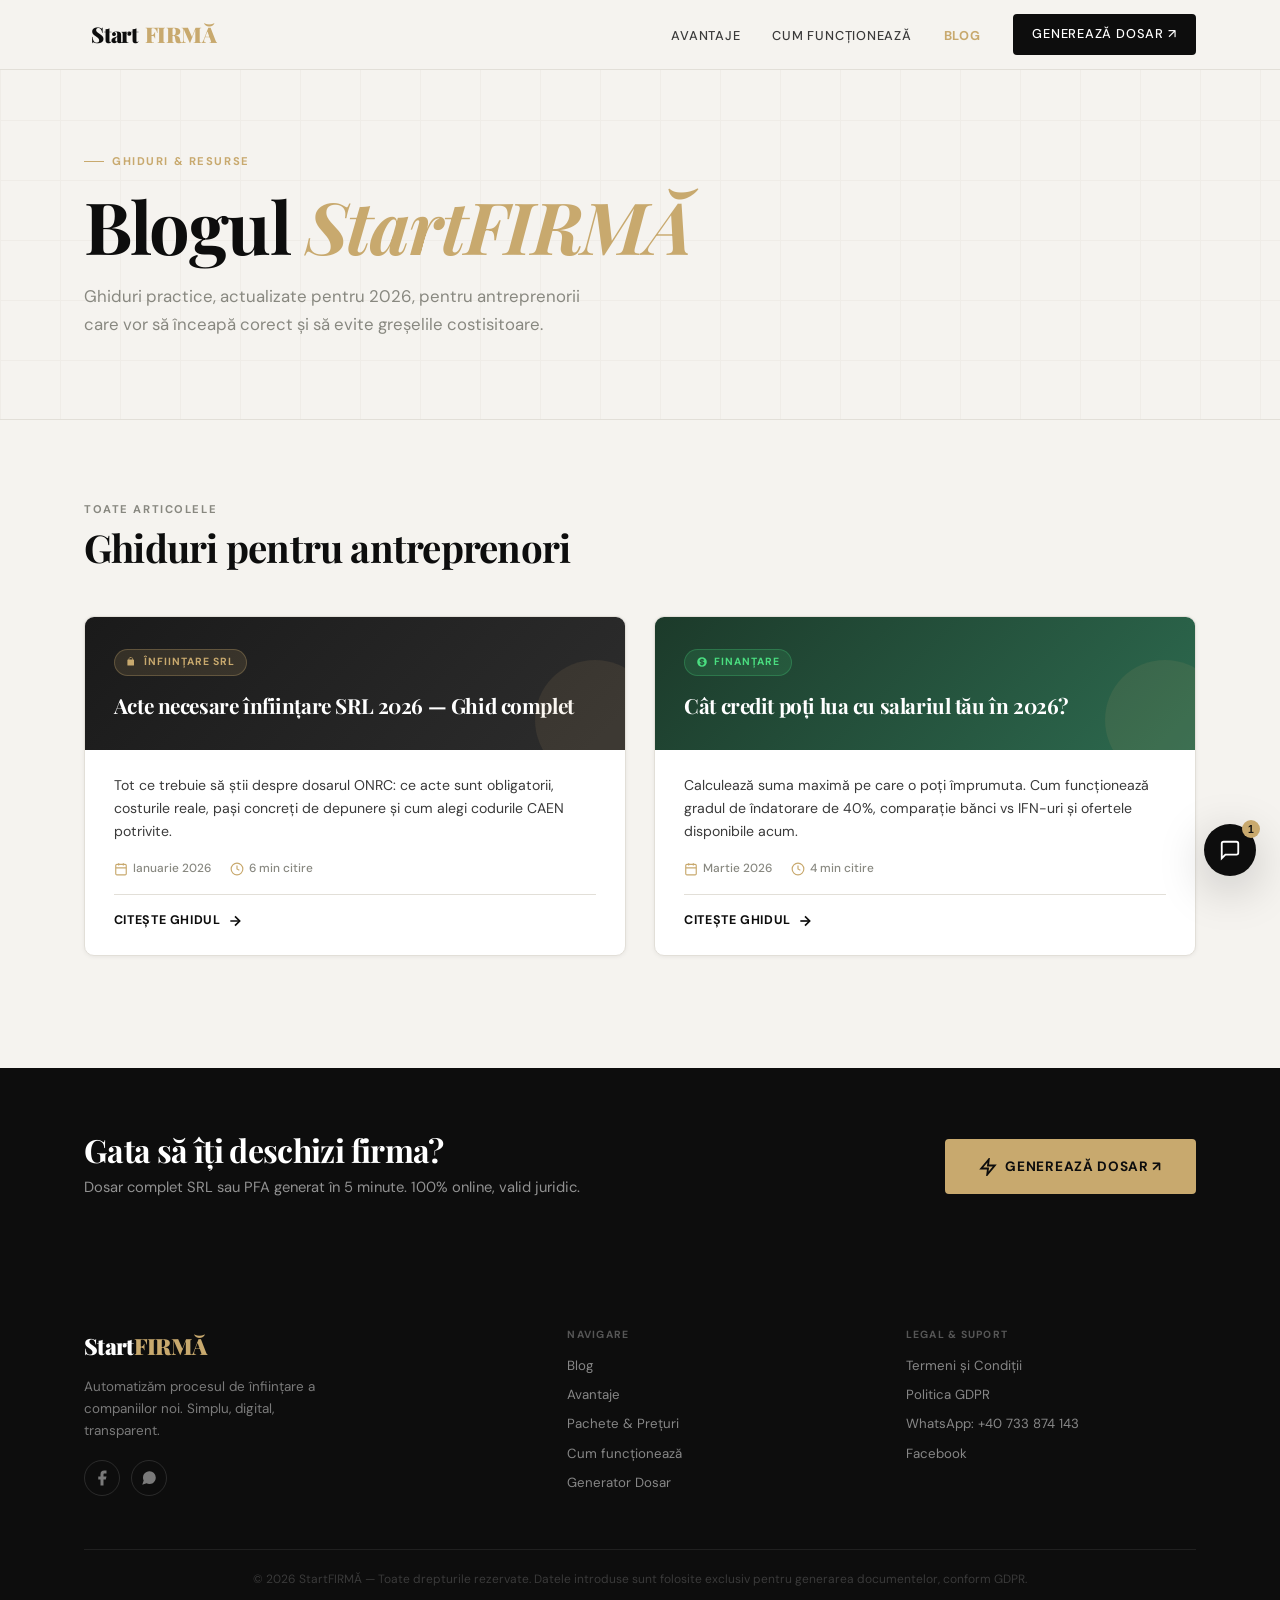
<file: blog/index.html>
<!DOCTYPE html>
<html lang="ro">
<head>
  <meta charset="UTF-8">
  <meta name="viewport" content="width=device-width, initial-scale=1.0">
  <title>Blog StartFIRMĂ — Ghiduri Înființare Firmă 2026</title>
  <meta name="description" content="Ghiduri practice și actualizate pentru antreprenori în 2026: înființare SRL, PFA, acte ONRC, fiscalitate, finanțare. Citește gratuit pe StartFIRMĂ.">
  <meta name="robots" content="index, follow">
  <link rel="canonical" href="https://azisunt.com/blog/">
  <meta property="og:type" content="website">
  <meta property="og:title" content="Blog StartFIRMĂ — Ghiduri Înființare Firmă 2026">
  <meta property="og:description" content="Ghiduri practice pentru antreprenori: SRL, PFA, ONRC, fiscalitate. Actualizate 2026.">
  <meta property="og:url" content="https://azisunt.com/blog/">
  <meta property="og:image" content="https://azisunt.com/images/cladire.png">
  <script type="application/ld+json">
  {"@context":"https://schema.org","@type":"Blog","name":"Blog StartFIRMĂ","url":"https://azisunt.com/blog/","description":"Ghiduri practice pentru antreprenori 2026","publisher":{"@type":"Organization","name":"StartFIRMĂ","url":"https://azisunt.com"}}
  </script>
  <link rel="preconnect" href="https://fonts.googleapis.com">
  <link rel="preconnect" href="https://fonts.gstatic.com" crossorigin>
  <link href="https://fonts.googleapis.com/css2?family=Playfair+Display:ital,wght@0,700;0,900;1,700&family=DM+Sans:ital,opsz,wght@0,9..40,300;0,9..40,400;0,9..40,500;0,9..40,600;1,9..40,400&display=swap" rel="stylesheet">
  <style>
    *, *::before, *::after { box-sizing: border-box; margin: 0; padding: 0; }
    html { scroll-behavior: smooth; font-size: 16px; -webkit-text-size-adjust: 100%; }
    :root {
      --bg: #f5f3ef; --bg-w: #fff; --ink: #0d0d0d; --ink2: #3a3a3a;
      --muted: #888880; --border: #e2dfd8; --gold: #c8a96e;
      --gold-bg: rgba(200,169,110,.1); --green: #2d6a4f;
      --r: 4px; --r-lg: 10px;
      --sh-sm: 0 1px 4px rgba(0,0,0,.06);
      --sh-md: 0 4px 28px rgba(0,0,0,.09);
      --sh-lg: 0 12px 48px rgba(0,0,0,.12);
    }
    body { font-family:'DM Sans',sans-serif; background:var(--bg); color:var(--ink); line-height:1.6; -webkit-font-smoothing:antialiased; overflow-x:hidden; }
    a { text-decoration:none; color:inherit; }
    img { max-width:100%; display:block; }
    h1,h2,h3,h4 { font-family:'Playfair Display',serif; line-height:1.1; letter-spacing:-.02em; color:var(--ink); }
    p { color:var(--ink2); line-height:1.75; }

    /* Container */
    .wrap { max-width:1160px; margin:0 auto; padding:0 1.5rem; }

    /* ── NAVBAR ── */
    .site-nav {
      position:fixed; inset:0 0 auto; z-index:200;
      padding:.9rem 0;
      background:rgba(245,243,239,.96);
      backdrop-filter:blur(14px); -webkit-backdrop-filter:blur(14px);
      border-bottom:1px solid var(--border);
    }
    .nav-inner { display:flex; align-items:center; justify-content:space-between; gap:1rem; }
    .nav-logo {
      display:flex; align-items:center; gap:.45rem;
      font-family:'Playfair Display',serif;
      font-size:1.35rem; font-weight:900; color:var(--ink); letter-spacing:-.03em;
      flex-shrink:0;
    }
    .nav-logo .flame { font-size:1.2rem; color:var(--gold); }
    .nav-logo span { color:var(--gold); }
    .nav-links { display:flex; align-items:center; gap:2rem; list-style:none; }
    .nav-links a { font-size:.8rem; font-weight:500; letter-spacing:.06em; text-transform:uppercase; color:var(--ink2); transition:color .2s; }
    .nav-links a:hover { color:var(--ink); }
    .nav-links a.active { color:var(--gold); font-weight:700; }
    .nav-cta {
      display:inline-flex; align-items:center; gap:.4rem;
      background:var(--ink); color:#fff !important;
      padding:.5rem 1.1rem; border-radius:var(--r);
      font-size:.78rem; font-weight:700; letter-spacing:.05em; text-transform:uppercase;
      border:2px solid var(--ink); transition:background .2s,color .2s;
    }
    .nav-cta:hover { background:transparent !important; color:var(--ink) !important; }
    .hamburger { display:none; flex-direction:column; gap:5px; cursor:pointer; background:none; border:none; padding:6px; flex-shrink:0; }
    .hamburger span { display:block; width:22px; height:2px; background:var(--ink); border-radius:2px; transition:all .25s; }

    /* Mobile menu overlay */
    .mob-menu {
      display:none; position:fixed; inset:0; background:var(--bg); z-index:300;
      flex-direction:column; align-items:center; justify-content:center; gap:2.2rem; padding:2rem;
    }
    .mob-menu.open { display:flex; }
    .mob-menu a { font-size:1.4rem; font-weight:700; font-family:'Playfair Display',serif; color:var(--ink); }
    .mob-menu a.active { color:var(--gold); }
    .mob-close { position:absolute; top:1.2rem; right:1.4rem; background:none; border:none; font-size:2.2rem; cursor:pointer; color:var(--ink); line-height:1; }
    .mob-cta { background:var(--ink); color:#fff !important; padding:.85rem 2.5rem; border-radius:var(--r); font-size:.9rem; font-weight:700; text-transform:uppercase; letter-spacing:.06em; margin-top:.5rem; }

    @media (max-width:768px) {
      .nav-links { display:none !important; }
      .hamburger { display:flex; }
    }

    /* ── HERO SECTION ── */
    .blog-hero {
      padding:9rem 0 5rem;
      background:var(--bg);
      border-bottom:1px solid var(--border);
      position:relative; overflow:hidden;
    }
    .blog-hero::before {
      content:''; position:absolute; inset:0;
      background-image: linear-gradient(var(--border) 1px,transparent 1px),linear-gradient(90deg,var(--border) 1px,transparent 1px);
      background-size:60px 60px; opacity:.3; pointer-events:none;
    }
    .hero-inner { position:relative; z-index:1; }
    .eyebrow {
      display:inline-flex; align-items:center; gap:.5rem;
      font-size:.7rem; font-weight:700; letter-spacing:.14em; text-transform:uppercase;
      color:var(--gold); margin-bottom:1rem;
    }
    .eyebrow::before { content:''; width:20px; height:1px; background:var(--gold); }
    .blog-hero h1 { font-size:clamp(2.4rem,6vw,4.5rem); margin-bottom:1rem; max-width:700px; }
    .blog-hero h1 em { font-style:italic; color:var(--gold); }
    .blog-hero .lead { font-size:1.05rem; color:var(--muted); max-width:520px; line-height:1.7; }

    /* ── ARTICLES GRID ── */
    .articles-section { padding:5rem 0 7rem; }
    .section-label { font-size:.7rem; font-weight:700; letter-spacing:.14em; text-transform:uppercase; color:var(--muted); margin-bottom:.4rem; }
    .section-h2 { font-size:clamp(1.6rem,3vw,2.4rem); margin-bottom:3rem; }

    .cards-grid {
      display:grid;
      grid-template-columns:repeat(2,1fr);
      gap:1.8rem;
    }
    @media (max-width:680px) { .cards-grid { grid-template-columns:1fr; } }

    .article-card {
      background:var(--bg-w);
      border:1px solid var(--border);
      border-radius:var(--r-lg);
      display:flex; flex-direction:column;
      overflow:hidden;
      box-shadow:var(--sh-sm);
      transition:box-shadow .3s,transform .3s;
    }
    .article-card:hover { box-shadow:var(--sh-md); transform:translateY(-4px); }

    .card-top {
      background:linear-gradient(135deg,#1a1a1a 0%,#2d2d2d 100%);
      padding:2rem 1.8rem;
      position:relative; overflow:hidden;
    }
    .card-top::after {
      content:'';
      position:absolute; bottom:-30px; right:-30px;
      width:120px; height:120px;
      border-radius:50%;
      background:rgba(200,169,110,.1);
    }
    .card-tag {
      display:inline-flex; align-items:center; gap:.4rem;
      font-size:.65rem; font-weight:700; letter-spacing:.1em; text-transform:uppercase;
      color:var(--gold); background:rgba(200,169,110,.15);
      border:1px solid rgba(200,169,110,.3);
      padding:.25rem .65rem; border-radius:100px; margin-bottom:1rem;
    }
    .card-top h2 { font-size:clamp(1.05rem,2.5vw,1.3rem); color:#fff; line-height:1.25; }

    .card-body { padding:1.5rem 1.8rem; flex:1; display:flex; flex-direction:column; gap:1rem; }
    .card-desc { font-size:.88rem; color:var(--ink2); line-height:1.65; flex:1; }
    .card-meta { display:flex; align-items:center; gap:1.2rem; font-size:.74rem; color:var(--muted); font-weight:500; flex-wrap:wrap; }
    .card-meta-item { display:flex; align-items:center; gap:.3rem; }
    .card-meta-item svg { width:14px; height:14px; stroke:var(--gold); fill:none; }
    .card-footer {
      display:flex; align-items:center; justify-content:space-between;
      padding-top:1rem; border-top:1px solid var(--border);
    }
    .read-link {
      display:inline-flex; align-items:center; gap:.4rem;
      font-size:.78rem; font-weight:700; letter-spacing:.05em; text-transform:uppercase;
      color:var(--ink);
    }
    .read-link svg { width:16px; height:16px; transition:transform .2s; }
    .article-card:hover .read-link svg { transform:translateX(4px); }

    /* ── CTA BANNER ── */
    .cta-strip {
      background:var(--ink);
      padding:4rem 0;
    }
    .cta-strip-inner {
      display:flex; align-items:center; justify-content:space-between; gap:2rem; flex-wrap:wrap;
    }
    .cta-strip h3 { font-size:clamp(1.4rem,3vw,2rem); color:#fff; }
    .cta-strip p { color:rgba(255,255,255,.55); font-size:.92rem; margin-top:.5rem; }
    .btn-gold-lg {
      display:inline-flex; align-items:center; gap:.5rem;
      background:var(--gold); color:var(--ink);
      padding:.9rem 2rem; border-radius:var(--r);
      font-size:.85rem; font-weight:700; letter-spacing:.05em; text-transform:uppercase;
      border:2px solid var(--gold); white-space:nowrap;
      transition:background .2s,color .2s;
    }
    .btn-gold-lg:hover { background:transparent; color:var(--gold); }
    @media (max-width:600px) { .cta-strip-inner { flex-direction:column; text-align:center; } }

    /* ── FOOTER ── */
    .site-footer { background:var(--ink); color:rgba(255,255,255,.7); padding:4rem 0 0; }
    .footer-grid { display:grid; grid-template-columns:1.5fr 1fr 1fr; gap:3rem; padding-bottom:3rem; border-bottom:1px solid rgba(255,255,255,.08); }
    @media (max-width:680px) { .footer-grid { grid-template-columns:1fr; gap:2rem; } }
    .footer-logo { font-family:'Playfair Display',serif; font-size:1.4rem; font-weight:900; color:#fff; letter-spacing:-.03em; margin-bottom:.7rem; }
    .footer-logo span { color:var(--gold); }
    .footer-desc { font-size:.84rem; color:rgba(255,255,255,.45); line-height:1.65; max-width:260px; }
    .footer-socials { display:flex; gap:.7rem; margin-top:1.1rem; }
    .footer-socials a {
      width:36px; height:36px; border-radius:50%;
      border:1px solid rgba(255,255,255,.12);
      display:flex; align-items:center; justify-content:center;
      color:rgba(255,255,255,.45); font-size:.95rem;
      transition:border-color .2s,color .2s;
    }
    .footer-socials a:hover { border-color:var(--gold); color:var(--gold); }
    .footer-socials a svg { width:18px; height:18px; fill:currentColor; }
    .footer-col h4 { font-size:.65rem; font-weight:700; letter-spacing:.12em; text-transform:uppercase; color:rgba(255,255,255,.3); margin-bottom:.9rem; font-family:'DM Sans',sans-serif; }
    .footer-col a { display:block; font-size:.83rem; color:rgba(255,255,255,.5); margin-bottom:.5rem; transition:color .2s; }
    .footer-col a:hover { color:#fff; }
    .footer-bottom { padding:1.2rem 0; font-size:.75rem; color:rgba(255,255,255,.22); text-align:center; }

    /* ── CHATBOT ── */
    #chatbot-widget { position:fixed; bottom:1.5rem; right:1.5rem; z-index:999; }
    #chatbot-toggle { width:52px; height:52px; border-radius:50%; background:var(--ink); color:#fff; border:none; cursor:pointer; font-size:1.3rem; display:flex; align-items:center; justify-content:center; box-shadow:0 12px 48px rgba(0,0,0,.22); transition:transform .2s; position:relative; }
    #chatbot-toggle:hover { transform:scale(1.06); }
    .chat-badge { position:absolute; top:-4px; right:-4px; width:18px; height:18px; background:var(--gold); color:var(--ink); font-size:.65rem; font-weight:700; border-radius:50%; display:flex; align-items:center; justify-content:center; }
    .chatbot-window { position:absolute; bottom:65px; right:0; width:320px; background:var(--bg-w); border:1px solid var(--border); border-radius:var(--r-lg); box-shadow:0 12px 48px rgba(0,0,0,.15); display:flex; flex-direction:column; overflow:hidden; max-height:500px; }
    .chatbot-header { display:flex; align-items:center; gap:.8rem; padding:1rem 1.2rem; background:var(--ink); color:#fff; }
    .chatbot-avatar { width:34px; height:34px; background:rgba(255,255,255,.1); border-radius:50%; display:flex; align-items:center; justify-content:center; font-size:1rem; }
    .chatbot-name { font-size:.88rem; font-weight:600; }
    .chatbot-status { font-size:.72rem; color:rgba(255,255,255,.5); display:flex; align-items:center; gap:.3rem; }
    .online-dot { width:6px; height:6px; border-radius:50%; background:#4ade80; display:inline-block; }
    .chatbot-close { margin-left:auto; background:none; border:none; color:rgba(255,255,255,.5); cursor:pointer; font-size:1.1rem; }
    .chatbot-messages { flex:1; overflow-y:auto; padding:1rem; display:flex; flex-direction:column; gap:.8rem; }
    .chat-msg.bot .chat-bubble { background:var(--bg); border:1px solid var(--border); border-radius:var(--r-lg); padding:.7rem 1rem; font-size:.84rem; color:var(--ink2); max-width:85%; }
    .chatbot-suggestions { display:flex; flex-wrap:wrap; gap:.4rem; padding:.8rem 1rem; border-top:1px solid var(--border); }
    .chatbot-suggestions button { font-size:.72rem; padding:.35rem .7rem; border:1px solid var(--border); border-radius:100px; background:var(--bg); color:var(--ink2); cursor:pointer; transition:all .2s; font-family:'DM Sans',sans-serif; }
    .chatbot-suggestions button:hover { border-color:var(--ink); color:var(--ink); }
    .chatbot-input-row { display:flex; border-top:1px solid var(--border); }
    .chatbot-input-row input { flex:1; border:none; outline:none; padding:.85rem 1rem; font-size:.88rem; background:var(--bg-w); font-family:'DM Sans',sans-serif; color:var(--ink); }
    .chatbot-input-row button { padding:0 1rem; background:var(--ink); color:#fff; border:none; cursor:pointer; font-size:1rem; transition:opacity .2s; }
    .chatbot-input-row button:hover { opacity:.8; }
    @media (max-width:500px) { .chatbot-window { width:calc(100vw - 3rem); } }
  </style>
</head>
<body>

  <!-- ═══ NAVBAR ═══ -->
  <nav class="site-nav" aria-label="Navigare principală">
    <div class="wrap nav-inner">
      <a href="../index.html" class="nav-logo" aria-label="StartFIRMĂ - Acasă">
        <svg class="flame" viewBox="0 0 24 24" fill="none" xmlns="http://www.w3.org/2000/svg" aria-hidden="true">
          <path d="M12 2C12 2 7 7 7 13C7 16.31 9.24 19.08 12 19.93C14.76 19.08 17 16.31 17 13C17 7 12 2 12 2Z" fill="#c8a96e"/>
          <path d="M12 8C12 8 9.5 11 9.5 14C9.5 15.93 10.57 17.61 12 18.27C13.43 17.61 14.5 15.93 14.5 14C14.5 11 12 8 12 8Z" fill="#f5f3ef"/>
        </svg>
        Start<span>FIRMĂ</span>
      </a>
      <ul class="nav-links">
        <li><a href="../index.html#avantaje">Avantaje</a></li>
        <li><a href="../index.html#pasi">Cum funcționează</a></li>
        <li><a href="index.html" class="active">Blog</a></li>
        <li><a href="../index.html#app" class="nav-cta">Generează Dosar ↗</a></li>
      </ul>
      <button class="hamburger" onclick="openMob()" aria-label="Deschide meniu" aria-expanded="false" id="hamBtn">
        <span></span><span></span><span></span>
      </button>
    </div>
  </nav>

  <!-- Mobile menu -->
  <div class="mob-menu" id="mobMenu" role="dialog" aria-modal="true" aria-label="Meniu mobil">
    <button class="mob-close" onclick="closeMob()" aria-label="Închide meniu">×</button>
    <a href="../index.html#avantaje" onclick="closeMob()">Avantaje</a>
    <a href="../index.html#pasi" onclick="closeMob()">Cum funcționează</a>
    <a href="index.html" class="active" onclick="closeMob()">Blog</a>
    <a href="../index.html#app" class="mob-cta" onclick="closeMob()">Generează Dosar ↗</a>
  </div>

  <!-- ═══ HERO ═══ -->
  <section class="blog-hero">
    <div class="wrap hero-inner">
      <div class="eyebrow">Ghiduri &amp; Resurse</div>
      <h1>Blogul <em>StartFIRMĂ</em></h1>
      <p class="lead">Ghiduri practice, actualizate pentru 2026, pentru antreprenorii care vor să înceapă corect și să evite greșelile costisitoare.</p>
    </div>
  </section>

  <!-- ═══ ARTICLES ═══ -->
  <section class="articles-section">
    <div class="wrap">
      <p class="section-label">Toate articolele</p>
      <h2 class="section-h2">Ghiduri pentru antreprenori</h2>

      <div class="cards-grid">

        <!-- Card 1: SRL -->
        <a href="acte-necesare-srl-2026.html" class="article-card">
          <div class="card-top">
            <div class="card-tag">
              <svg viewBox="0 0 20 20" fill="currentColor" width="12" height="12"><path d="M6 6V5a3 3 0 016 0v1h2a1 1 0 011 1v8a1 1 0 01-1 1H5a1 1 0 01-1-1V7a1 1 0 011-1h1zm7 0V5a3 3 0 00-6 0v1h6z"/></svg>
              Înființare SRL
            </div>
            <h2>Acte necesare înființare SRL 2026 — Ghid complet</h2>
          </div>
          <div class="card-body">
            <p class="card-desc">Tot ce trebuie să știi despre dosarul ONRC: ce acte sunt obligatorii, costurile reale, pași concreți de depunere și cum alegi codurile CAEN potrivite.</p>
            <div class="card-meta">
              <span class="card-meta-item">
                <svg viewBox="0 0 24 24" stroke-width="2"><rect x="3" y="4" width="18" height="18" rx="2"/><line x1="16" y1="2" x2="16" y2="6"/><line x1="8" y1="2" x2="8" y2="6"/><line x1="3" y1="10" x2="21" y2="10"/></svg>
                Ianuarie 2026
              </span>
              <span class="card-meta-item">
                <svg viewBox="0 0 24 24" stroke-width="2"><circle cx="12" cy="12" r="10"/><polyline points="12 6 12 12 16 14"/></svg>
                6 min citire
              </span>
            </div>
            <div class="card-footer">
              <span class="read-link">
                Citește ghidul
                <svg viewBox="0 0 24 24" fill="none" stroke="currentColor" stroke-width="2.5"><line x1="5" y1="12" x2="19" y2="12"/><polyline points="12 5 19 12 12 19"/></svg>
              </span>
            </div>
          </div>
        </a>

        <!-- Card 2: Credit -->
        <a href="cat-credit-poti-lua-cu-salariul-tau-2026.html" class="article-card">
          <div class="card-top" style="background:linear-gradient(135deg,#1c3a2a 0%,#2d6a4f 100%);">
            <div class="card-tag" style="color:#4ade80;background:rgba(74,222,128,.12);border-color:rgba(74,222,128,.25);">
              <svg viewBox="0 0 20 20" fill="currentColor" width="12" height="12"><path d="M8.433 7.418c.155-.103.346-.196.567-.267v1.698a2.305 2.305 0 01-.567-.267C8.07 8.34 8 8.114 8 8c0-.114.07-.34.433-.582zM11 12.849v-1.698c.22.071.412.164.567.267.364.243.433.468.433.582 0 .114-.07.34-.433.582a2.305 2.305 0 01-.567.267z"/><path fill-rule="evenodd" d="M10 18a8 8 0 100-16 8 8 0 000 16zm1-13a1 1 0 10-2 0v.092a4.535 4.535 0 00-1.676.662C6.602 6.234 6 7.009 6 8c0 .99.602 1.765 1.324 2.246.48.32 1.054.545 1.676.662v1.941c-.391-.127-.68-.317-.843-.504a1 1 0 10-1.51 1.31c.562.649 1.413 1.076 2.353 1.253V15a1 1 0 102 0v-.092a4.535 4.535 0 001.676-.662C13.398 13.766 14 12.991 14 12c0-.99-.602-1.765-1.324-2.246A4.535 4.535 0 0011 9.092V7.151c.391.127.68.317.843.504a1 1 0 101.511-1.31c-.563-.649-1.413-1.076-2.354-1.253V5z" clip-rule="evenodd"/></svg>
              Finanțare
            </div>
            <h2>Cât credit poți lua cu salariul tău în 2026?</h2>
          </div>
          <div class="card-body">
            <p class="card-desc">Calculează suma maximă pe care o poți împrumuta. Cum funcționează gradul de îndatorare de 40%, comparație bănci vs IFN-uri și ofertele disponibile acum.</p>
            <div class="card-meta">
              <span class="card-meta-item">
                <svg viewBox="0 0 24 24" stroke-width="2"><rect x="3" y="4" width="18" height="18" rx="2"/><line x1="16" y1="2" x2="16" y2="6"/><line x1="8" y1="2" x2="8" y2="6"/><line x1="3" y1="10" x2="21" y2="10"/></svg>
                Martie 2026
              </span>
              <span class="card-meta-item">
                <svg viewBox="0 0 24 24" stroke-width="2"><circle cx="12" cy="12" r="10"/><polyline points="12 6 12 12 16 14"/></svg>
                4 min citire
              </span>
            </div>
            <div class="card-footer">
              <span class="read-link">
                Citește ghidul
                <svg viewBox="0 0 24 24" fill="none" stroke="currentColor" stroke-width="2.5"><line x1="5" y1="12" x2="19" y2="12"/><polyline points="12 5 19 12 12 19"/></svg>
              </span>
            </div>
          </div>
        </a>

      </div>
    </div>
  </section>

  <!-- ═══ CTA STRIP ═══ -->
  <section class="cta-strip">
    <div class="wrap cta-strip-inner">
      <div>
        <h3>Gata să îți deschizi firma?</h3>
        <p>Dosar complet SRL sau PFA generat în 5 minute. 100% online, valid juridic.</p>
      </div>
      <a href="../index.html#app" class="btn-gold-lg">
        <svg width="18" height="18" viewBox="0 0 24 24" fill="none" stroke="currentColor" stroke-width="2.5"><path d="M13 2L3 14h9l-1 8 10-12h-9l1-8z"/></svg>
        Generează Dosar ↗
      </a>
    </div>
  </section>

  <!-- ═══ FOOTER ═══ -->
  <footer class="site-footer">
    <div class="wrap">
      <div class="footer-grid">
        <div>
          <div class="footer-logo">Start<span>FIRMĂ</span></div>
          <p class="footer-desc">Automatizăm procesul de înființare a companiilor noi. Simplu, digital, transparent.</p>
          <div class="footer-socials">
            <a href="https://www.facebook.com/profile.php?id=100070906008433" target="_blank" rel="noopener" aria-label="Facebook">
              <svg viewBox="0 0 24 24"><path d="M18 2h-3a5 5 0 00-5 5v3H7v4h3v8h4v-8h3l1-4h-4V7a1 1 0 011-1h3z"/></svg>
            </a>
            <a href="https://wa.me/40733874143" target="_blank" rel="noopener" aria-label="WhatsApp">
              <svg viewBox="0 0 24 24"><path d="M21 11.5a8.38 8.38 0 01-.9 3.8 8.5 8.5 0 01-7.6 4.7 8.38 8.38 0 01-3.8-.9L3 21l1.9-5.7a8.38 8.38 0 01-.9-3.8 8.5 8.5 0 014.7-7.6 8.38 8.38 0 013.8-.9h.5a8.48 8.48 0 018 8v.5z"/></svg>
            </a>
          </div>
        </div>
        <div class="footer-col">
          <h4>Navigare</h4>
          <a href="index.html">Blog</a>
          <a href="../index.html#avantaje">Avantaje</a>
          <a href="../index.html#produse">Pachete &amp; Prețuri</a>
          <a href="../index.html#pasi">Cum funcționează</a>
          <a href="../index.html#app">Generator Dosar</a>
        </div>
        <div class="footer-col">
          <h4>Legal &amp; Suport</h4>
          <a href="../termeni.html">Termeni și Condiții</a>
          <a href="../gdpr.html">Politica GDPR</a>
          <a href="https://wa.me/40733874143" target="_blank" rel="noopener">WhatsApp: +40 733 874 143</a>
          <a href="https://www.facebook.com/profile.php?id=100070906008433" target="_blank" rel="noopener">Facebook</a>
        </div>
      </div>
      <div class="footer-bottom">
        <p>© 2026 StartFIRMĂ — Toate drepturile rezervate. Datele introduse sunt folosite exclusiv pentru generarea documentelor, conform GDPR.</p>
      </div>
    </div>
  </footer>

  <!-- ═══ CHATBOT ═══ -->
  <div id="chatbot-widget">
    <button id="chatbot-toggle" onclick="toggleChat()" aria-label="Deschide chat">
      <svg width="22" height="22" viewBox="0 0 24 24" fill="none" stroke="currentColor" stroke-width="2" id="chat-icon-open"><path d="M21 15a2 2 0 01-2 2H7l-4 4V5a2 2 0 012-2h14a2 2 0 012 2z"/></svg>
      <svg width="22" height="22" viewBox="0 0 24 24" fill="none" stroke="currentColor" stroke-width="2.5" id="chat-icon-close" style="display:none"><line x1="18" y1="6" x2="6" y2="18"/><line x1="6" y1="6" x2="18" y2="18"/></svg>
      <span class="chat-badge" id="chat-notif">1</span>
    </button>
    <div id="chatbot-window" class="chatbot-window" style="display:none;">
      <div class="chatbot-header">
        <div class="chatbot-avatar">
          <svg width="18" height="18" viewBox="0 0 24 24" fill="none" stroke="currentColor" stroke-width="2"><rect x="3" y="11" width="18" height="11" rx="2"/><path d="M7 11V7a5 5 0 0110 0v4"/></svg>
        </div>
        <div>
          <div class="chatbot-name">StartBot</div>
          <div class="chatbot-status"><span class="online-dot"></span> Online acum</div>
        </div>
        <button class="chatbot-close" onclick="toggleChat()" aria-label="Închide chat">×</button>
      </div>
      <div class="chatbot-messages" id="chat-messages">
        <div class="chat-msg bot">
          <div class="chat-bubble">Bună! 👋 Sunt <strong>StartBot</strong>.<br>Cu ce te pot ajuta?</div>
        </div>
      </div>
      <div class="chatbot-suggestions" id="chat-suggestions">
        <button onclick="window.open('https://wa.me/40733874143','_blank')">💬 WhatsApp</button>
        <button onclick="sendQuickReply('Cât costă înființarea unui SRL?')">💰 Cât costă?</button>
        <button onclick="sendQuickReply('Cât durează?')">⏱ Durată?</button>
        <button onclick="sendQuickReply('Ce acte sunt necesare?')">📄 Acte?</button>
        <button onclick="sendQuickReply('Transport prin curier?')">🚚 Curier?</button>
      </div>
      <div class="chatbot-input-row">
        <label for="chat-input" style="display:none">Mesaj</label>
        <input type="text" id="chat-input" placeholder="Scrie o întrebare..." onkeydown="if(event.key==='Enter')sendChatMessage()">
        <button onclick="sendChatMessage()" aria-label="Trimite">
          <svg width="18" height="18" viewBox="0 0 24 24" fill="none" stroke="currentColor" stroke-width="2.5"><line x1="22" y1="2" x2="11" y2="13"/><polygon points="22 2 15 22 11 13 2 9 22 2"/></svg>
        </button>
      </div>
    </div>
  </div>

  <script>
    // Menu
    function openMob(){document.getElementById('mobMenu').classList.add('open');document.getElementById('hamBtn').setAttribute('aria-expanded','true');document.body.style.overflow='hidden';}
    function closeMob(){document.getElementById('mobMenu').classList.remove('open');document.getElementById('hamBtn').setAttribute('aria-expanded','false');document.body.style.overflow='';}
    document.addEventListener('keydown',e=>{if(e.key==='Escape')closeMob();});

    // Chat
    window.toggleChat=function(){
      const win=document.getElementById('chatbot-window');
      const open=document.getElementById('chat-icon-open');
      const close=document.getElementById('chat-icon-close');
      const notif=document.getElementById('chat-notif');
      const isHidden=win.style.display==='none';
      win.style.display=isHidden?'flex':'none';
      open.style.display=isHidden?'none':'block';
      close.style.display=isHidden?'block':'none';
      if(isHidden&&notif)notif.style.display='none';
    };

    window.sendQuickReply=function(text){
      const suggestions=document.querySelector('.chatbot-suggestions');
      if(suggestions)suggestions.style.display='none';
      appendMsg('user',text);
      setTimeout(()=>appendMsg('bot',getBotReply(text)),700);
    };

    window.sendChatMessage=function(){
      const input=document.getElementById('chat-input');
      const text=input.value.trim();
      if(!text)return;
      input.value='';
      appendMsg('user',text);
      setTimeout(()=>appendMsg('bot',getBotReply(text)),700);
    };

    function appendMsg(role,text){
      const msgs=document.getElementById('chat-messages');
      const div=document.createElement('div');
      div.className='chat-msg '+role;
      const bubble=document.createElement('div');
      bubble.className='chat-bubble';
      bubble.innerHTML=text;
      if(role==='user'){bubble.style.cssText='background:var(--ink);color:#fff;border-radius:var(--r-lg);padding:.7rem 1rem;font-size:.84rem;margin-left:auto;max-width:85%;';}
      div.appendChild(bubble);
      msgs.appendChild(div);
      msgs.scrollTop=msgs.scrollHeight;
    }

    function getBotReply(text){
      const t=text.toLowerCase();
      if(t.includes('cost')||t.includes('preț')||t.includes('ron'))return'SRL Digital: <strong>149 RON</strong>, SRL Complet: <strong>299 RON</strong>. PFA Digital: <strong>99 RON</strong>.';
      if(t.includes('dureaz')||t.includes('timp'))return'Dosarul se generează în <strong>5 minute</strong>. Înregistrarea la ONRC durează 3–7 zile lucrătoare.';
      if(t.includes('acte')||t.includes('documente'))return'Dosarul conține: Act Constitutiv, Declarații asociați/administratori și Contract de Comodat. <a href="acte-necesare-srl-2026.html" style="color:var(--gold)">Citește ghidul complet →</a>';
      if(t.includes('curier'))return'Da! La pachetele Complete (<strong>199/299 RON</strong>) trimitem dosarul fizic prin curier (~20 RON, plată la livrare).';
      return'Vă mulțumesc pentru întrebare! Vă pot ajuta pe <a href="https://wa.me/40733874143" target="_blank" style="color:var(--gold)">WhatsApp: 0733 874 143</a> 😊';
    }
  </script>
  <script src="../script.js" defer></script>
</body>
</html>
</file>
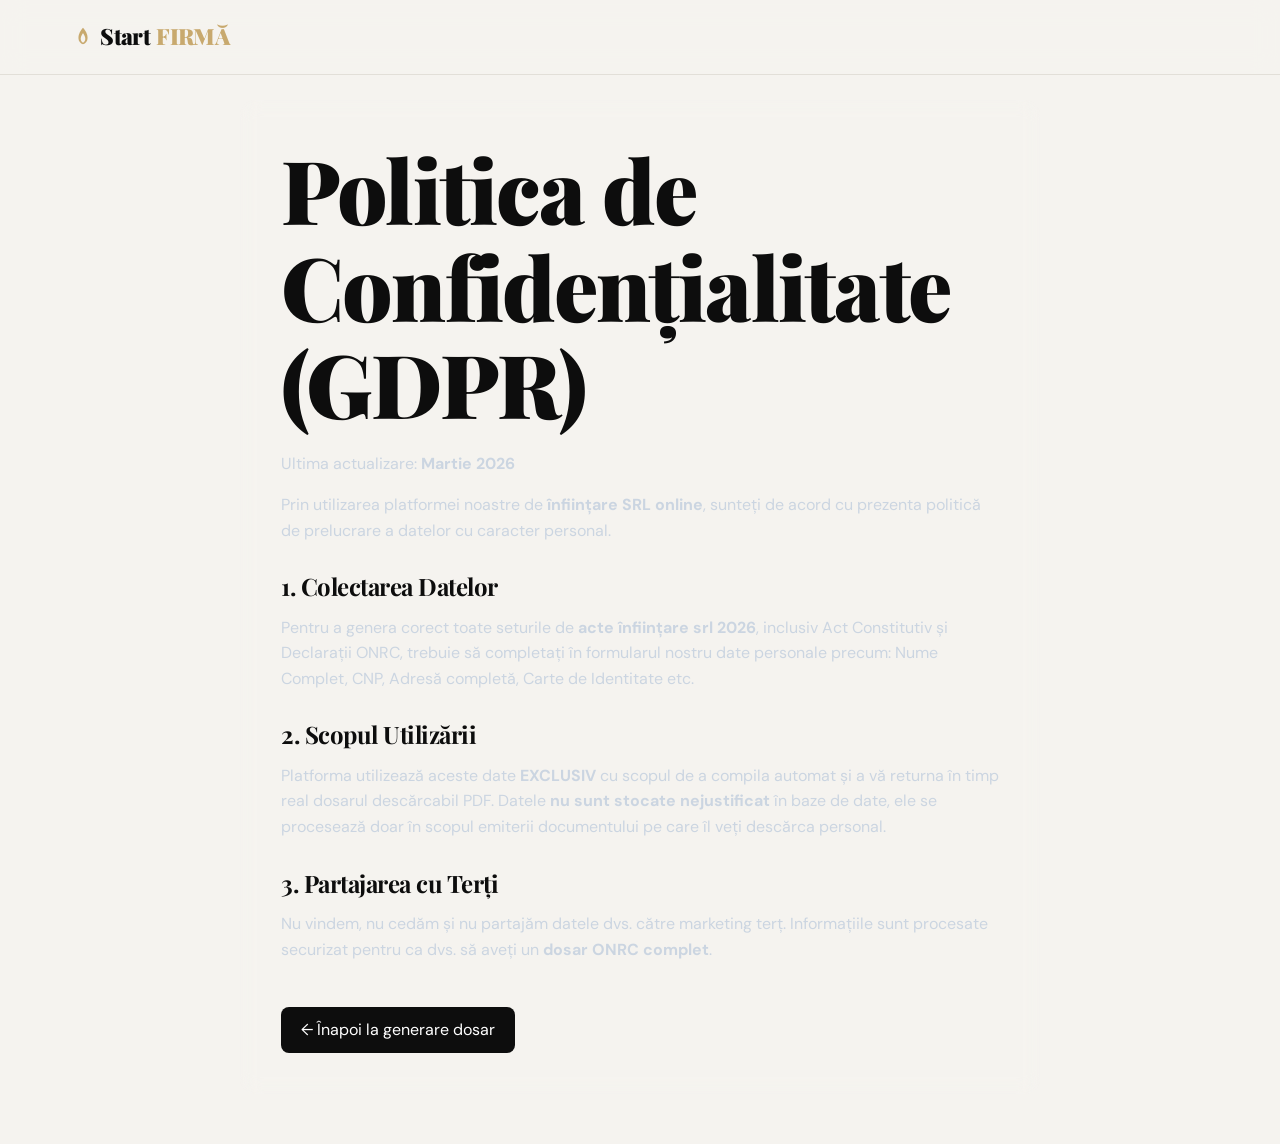
<file: gdpr.html>
<!DOCTYPE html>
<html lang="ro">
<head>
    <meta charset="UTF-8">
    <meta name="viewport" content="width=device-width, initial-scale=1.0">
    <title>Politica de Confidențialitate (GDPR) | StartSRL</title>
    <!-- Google Fonts -->
    <link rel="preconnect" href="https://fonts.googleapis.com">
    <link rel="preconnect" href="https://fonts.gstatic.com" crossorigin>
    <link href="https://fonts.googleapis.com/css2?family=Playfair+Display:ital,wght@0,700;0,900;1,700&family=DM+Sans:wght@300;400;500;600&display=swap" rel="stylesheet">
    <link rel="stylesheet" href="style.css">
    <style>
        .legal-container {
            max-width: 800px;
            margin: 100px auto 50px;
            padding: 40px;
            background: rgba(255, 255, 255, 0.02);
            border: 1px solid rgba(255, 255, 255, 0.05);
            border-radius: 16px;
            backdrop-filter: blur(10px);
            color: #f1f5f9;
        }
        .legal-container h1 { font-family: 'Playfair Display', serif; margin-bottom: 20px; color: var(--ink); }
        .legal-container h2 { font-family: 'Playfair Display', serif; margin-top: 30px; margin-bottom: 15px; font-size: 1.5rem; }
        .legal-container p { margin-bottom: 15px; line-height: 1.6; color: #cbd5e1; }
        .legal-container a.btn-back { display: inline-block; margin-top: 30px; color: #fff; background: var(--primary-color); padding: 10px 20px; border-radius: 8px; text-decoration: none; }
    </style>
</head>
<body>
    <nav class="navbar scrolled">
        <div class="container nav-container">
            <a href="index.html" class="logo">
                <svg width="22" height="22" viewBox="0 0 24 24" fill="none" aria-hidden="true" style="flex-shrink:0"><path d="M12 2C12 2 7 7 7 13C7 16.31 9.24 19.08 12 19.93C14.76 19.08 17 16.31 17 13C17 7 12 2 12 2Z" fill="#c8a96e"/><path d="M12 8C12 8 9.5 11 9.5 14C9.5 15.93 10.57 17.61 12 18.27C13.43 17.61 14.5 15.93 14.5 14C14.5 11 12 8 12 8Z" fill="#f5f3ef"/></svg> Start<span>FIRMĂ</span>
            </a>
        </div>
    </nav>
    <div class="legal-container">
        <h1>Politica de Confidențialitate (GDPR)</h1>
        <p>Ultima actualizare: <strong>Martie 2026</strong></p>
        <p>Prin utilizarea platformei noastre de <strong>înființare SRL online</strong>, sunteți de acord cu prezenta politică de prelucrare a datelor cu caracter personal.</p>
        <h2>1. Colectarea Datelor</h2>
        <p>Pentru a genera corect toate seturile de <strong>acte înființare srl 2026</strong>, inclusiv Act Constitutiv și Declarații ONRC, trebuie să completați în formularul nostru date personale precum: Nume Complet, CNP, Adresă completă, Carte de Identitate etc.</p>
        <h2>2. Scopul Utilizării</h2>
        <p>Platforma utilizează aceste date <strong>EXCLUSIV</strong> cu scopul de a compila automat și a vă returna în timp real dosarul descărcabil PDF. Datele <strong>nu sunt stocate nejustificat</strong> în baze de date, ele se procesează doar în scopul emiterii documentului pe care îl veți descărca personal.</p>
        <h2>3. Partajarea cu Terți</h2>
        <p>Nu vindem, nu cedăm și nu partajăm datele dvs. către marketing terț. Informațiile sunt procesate securizat pentru ca dvs. să aveți un <strong>dosar ONRC complet</strong>.</p>
        <a href="index.html" class="btn-back">← Înapoi la generare dosar</a>
    </div>
</body>
</html>
</file>
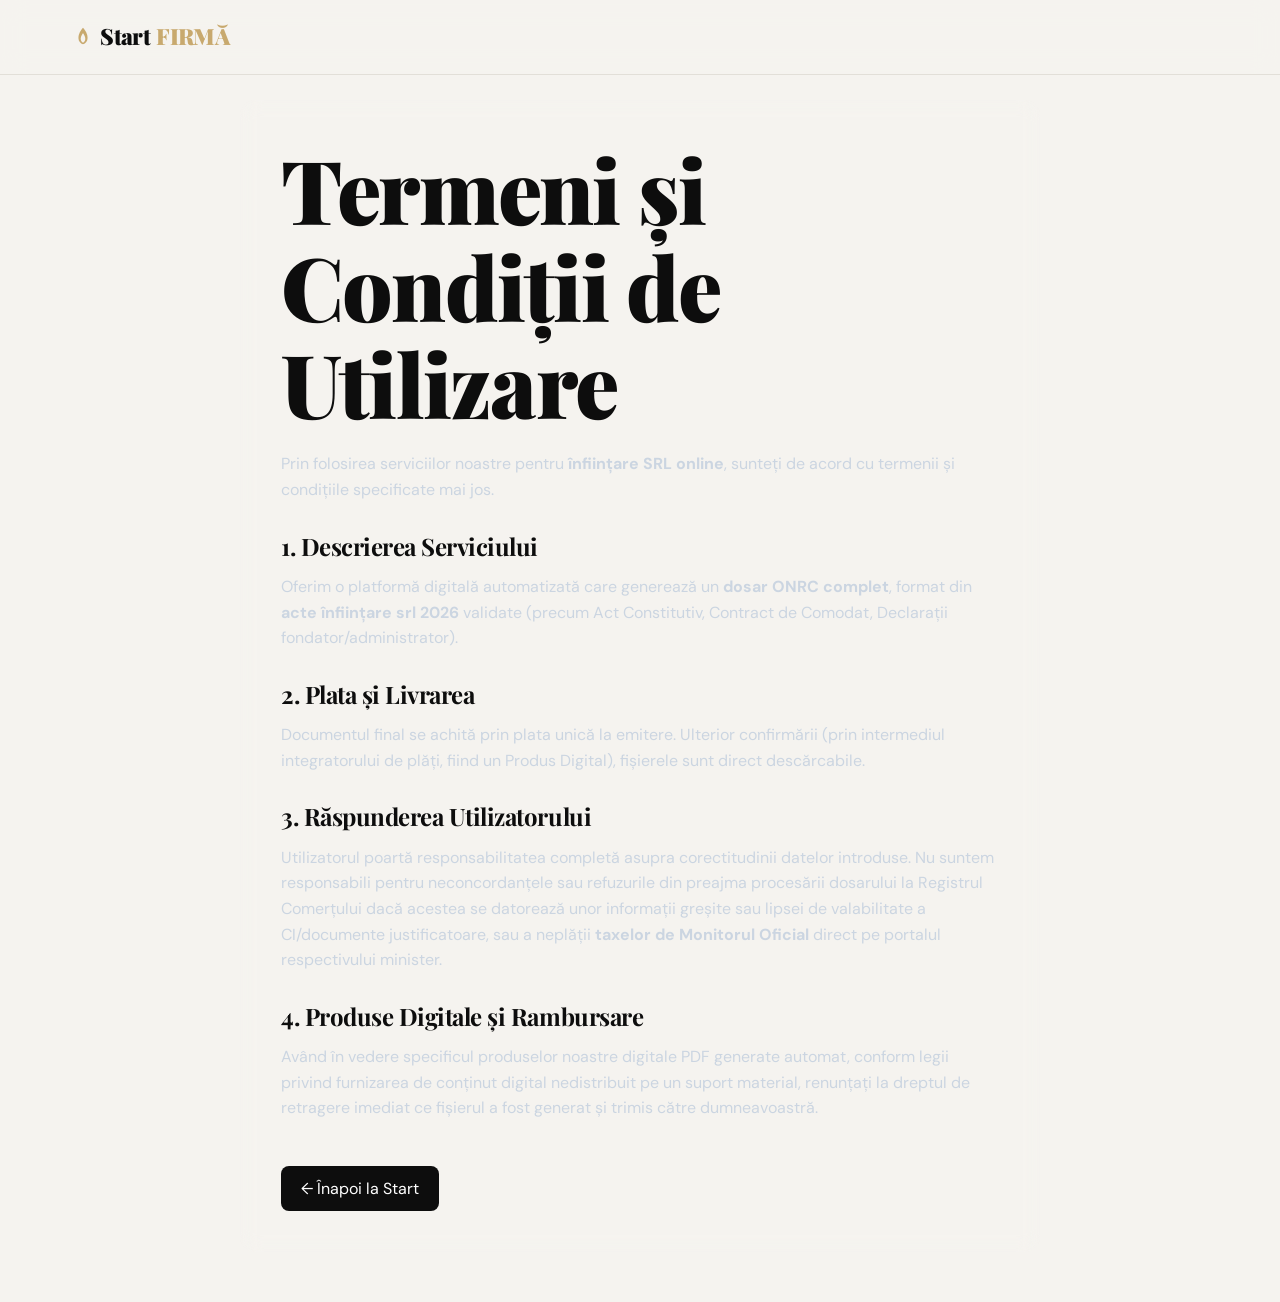
<file: termeni.html>
<!DOCTYPE html>
<html lang="ro">
<head>
    <meta charset="UTF-8">
    <meta name="viewport" content="width=device-width, initial-scale=1.0">
    <title>Termeni și Condiții | StartSRL</title>
    <!-- Google Fonts -->
    <link rel="preconnect" href="https://fonts.googleapis.com">
    <link rel="preconnect" href="https://fonts.gstatic.com" crossorigin>
    <link href="https://fonts.googleapis.com/css2?family=Playfair+Display:ital,wght@0,700;0,900;1,700&family=DM+Sans:wght@300;400;500;600&display=swap" rel="stylesheet">
    <link rel="stylesheet" href="style.css">
    <style>
        .legal-container {
            max-width: 800px;
            margin: 100px auto 50px;
            padding: 40px;
            background: rgba(255, 255, 255, 0.02);
            border: 1px solid rgba(255, 255, 255, 0.05);
            border-radius: 16px;
            backdrop-filter: blur(10px);
            color: #f1f5f9;
        }
        .legal-container h1 { font-family: 'Playfair Display', serif; margin-bottom: 20px; color: var(--ink); }
        .legal-container h2 { font-family: 'Playfair Display', serif; margin-top: 30px; margin-bottom: 15px; font-size: 1.5rem; }
        .legal-container p { margin-bottom: 15px; line-height: 1.6; color: #cbd5e1; }
        .legal-container ul { margin-left: 20px; margin-bottom: 15px; color: #cbd5e1; }
        .legal-container a.btn-back { display: inline-block; margin-top: 30px; color: #fff; background: var(--primary-color); padding: 10px 20px; border-radius: 8px; text-decoration: none; }
    </style>
</head>
<body>
    <nav class="navbar scrolled">
        <div class="container nav-container">
            <a href="index.html" class="logo">
                <svg width="22" height="22" viewBox="0 0 24 24" fill="none" aria-hidden="true" style="flex-shrink:0"><path d="M12 2C12 2 7 7 7 13C7 16.31 9.24 19.08 12 19.93C14.76 19.08 17 16.31 17 13C17 7 12 2 12 2Z" fill="#c8a96e"/><path d="M12 8C12 8 9.5 11 9.5 14C9.5 15.93 10.57 17.61 12 18.27C13.43 17.61 14.5 15.93 14.5 14C14.5 11 12 8 12 8Z" fill="#f5f3ef"/></svg> Start<span>FIRMĂ</span>
            </a>
        </div>
    </nav>
    <div class="legal-container">
        <h1>Termeni și Condiții de Utilizare</h1>
        <p>Prin folosirea serviciilor noastre pentru <strong>înființare SRL online</strong>, sunteți de acord cu termenii și condițiile specificate mai jos.</p>
        
        <h2>1. Descrierea Serviciului</h2>
        <p>Oferim o platformă digitală automatizată care generează un <strong>dosar ONRC complet</strong>, format din <strong>acte înființare srl 2026</strong> validate (precum Act Constitutiv, Contract de Comodat, Declarații fondator/administrator).</p>
        
        <h2>2. Plata și Livrarea</h2>
        <p>Documentul final se achită prin plata unică la emitere. Ulterior confirmării (prin intermediul integratorului de plăți, fiind un Produs Digital), fișierele sunt direct descărcabile.</p>

        <h2>3. Răspunderea Utilizatorului</h2>
        <p>Utilizatorul poartă responsabilitatea completă asupra corectitudinii datelor introduse. Nu suntem responsabili pentru neconcordanțele sau refuzurile din preajma procesării dosarului la Registrul Comerțului dacă acestea se datorează unor informații greșite sau lipsei de valabilitate a CI/documente justificatoare, sau a neplății <strong>taxelor de Monitorul Oficial</strong> direct pe portalul respectivului minister.</p>

        <h2>4. Produse Digitale și Rambursare</h2>
        <p>Având în vedere specificul produselor noastre digitale PDF generate automat, conform legii privind furnizarea de conținut digital nedistribuit pe un suport material, renunțați la dreptul de retragere imediat ce fișierul a fost generat și trimis către dumneavoastră.</p>

        <a href="index.html" class="btn-back">← Înapoi la Start</a>
    </div>
</body>
</html>
</file>
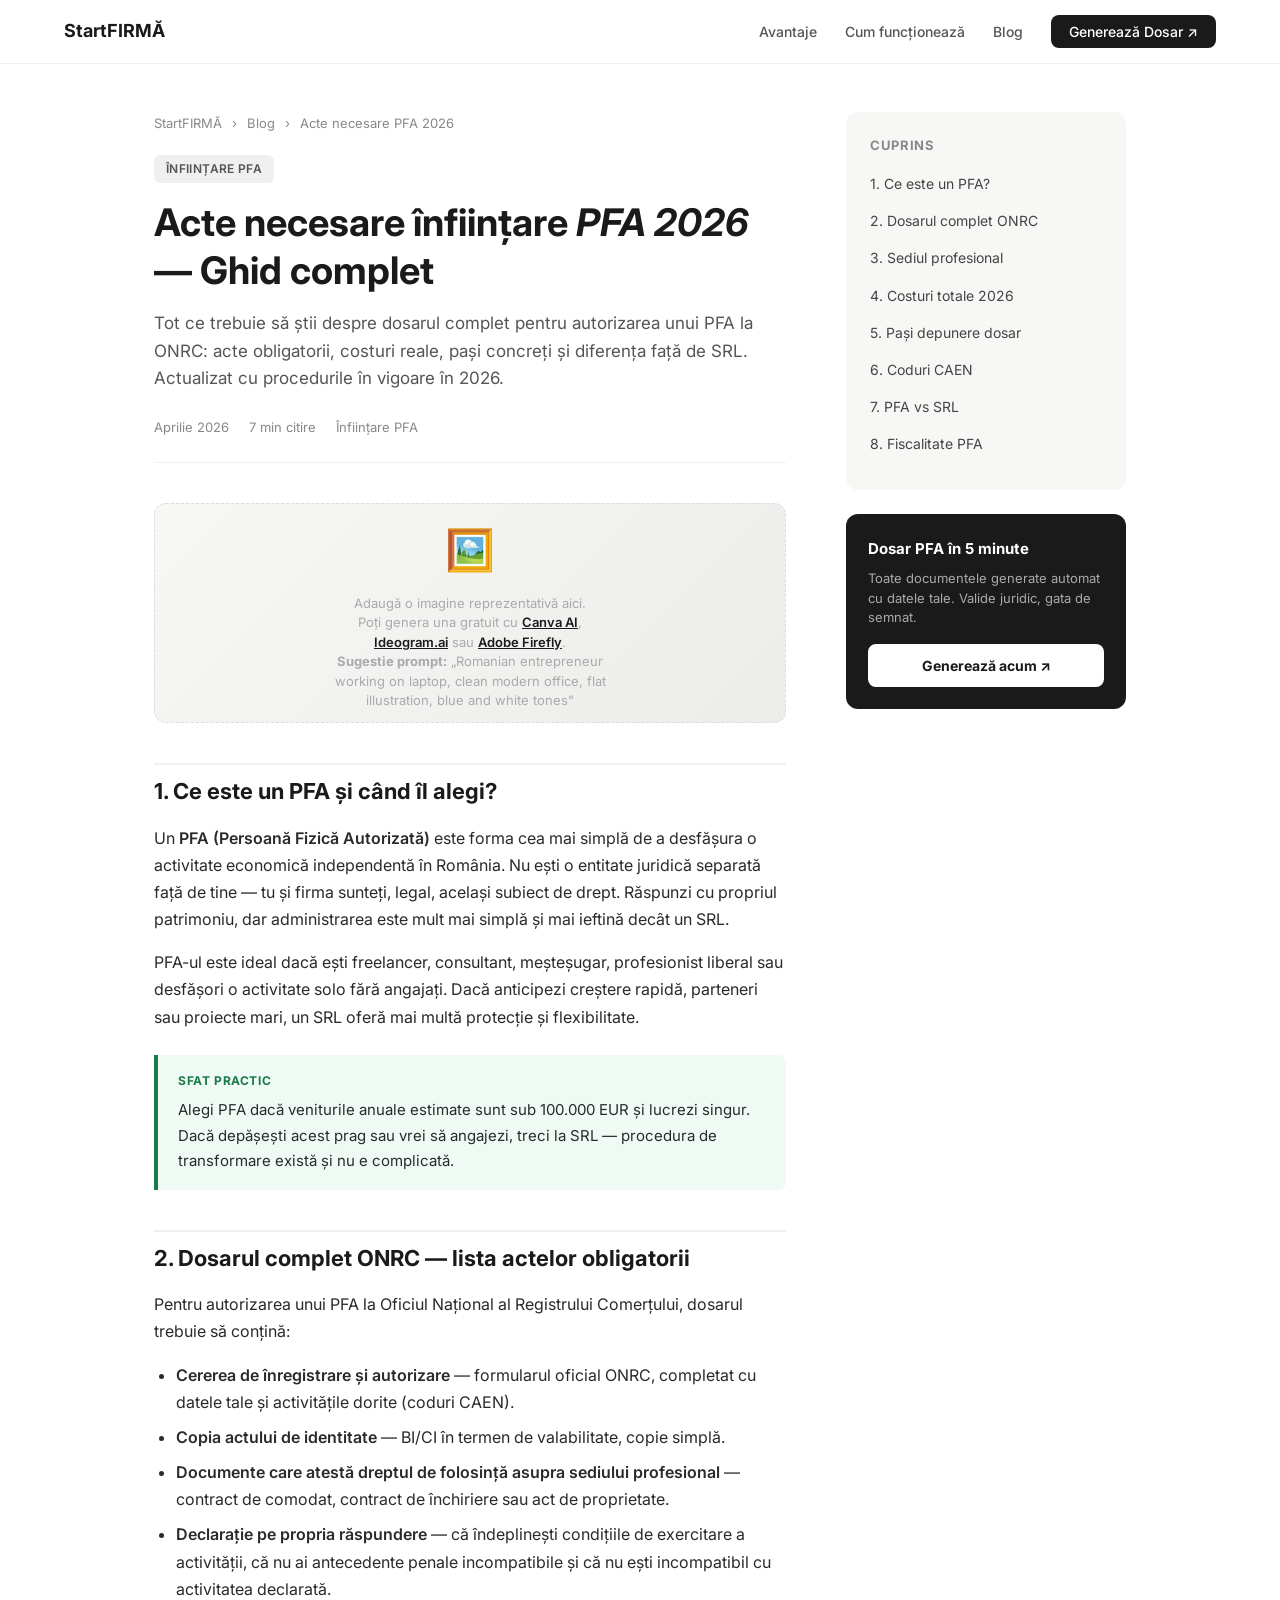
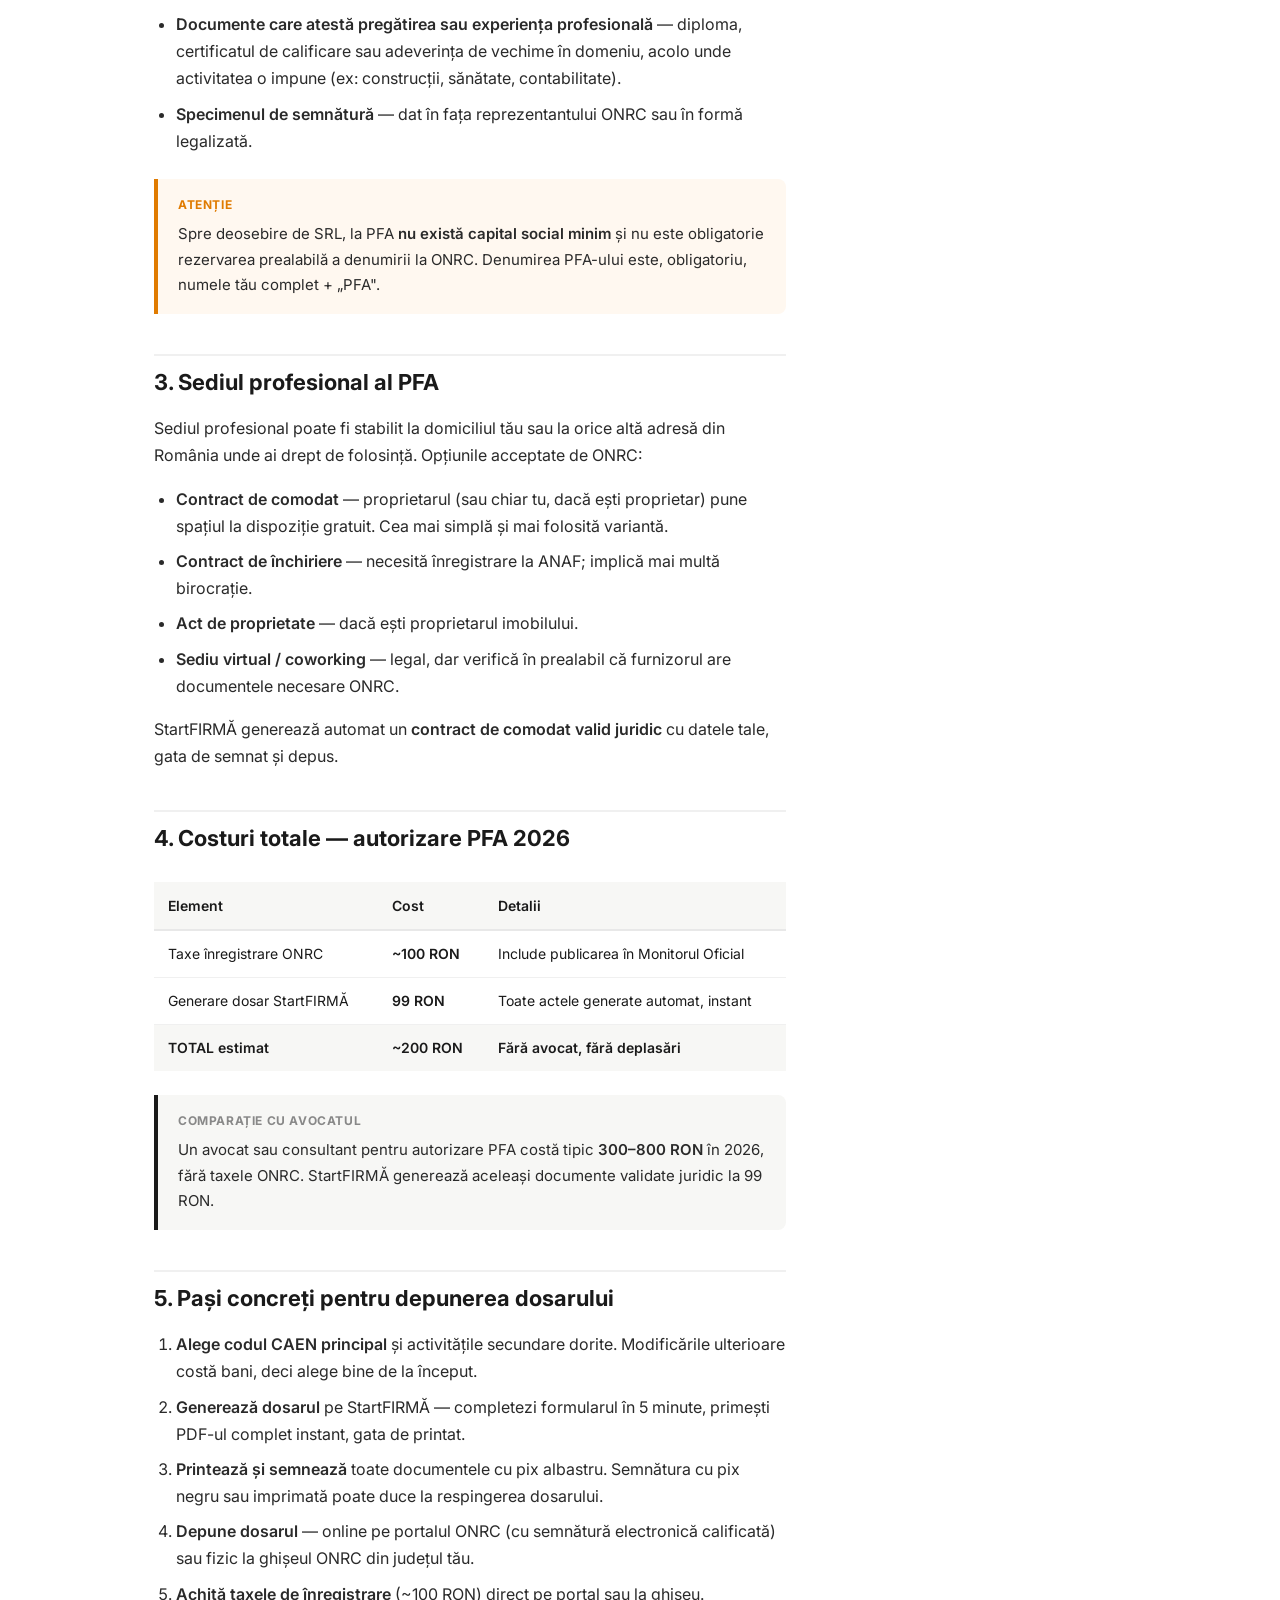
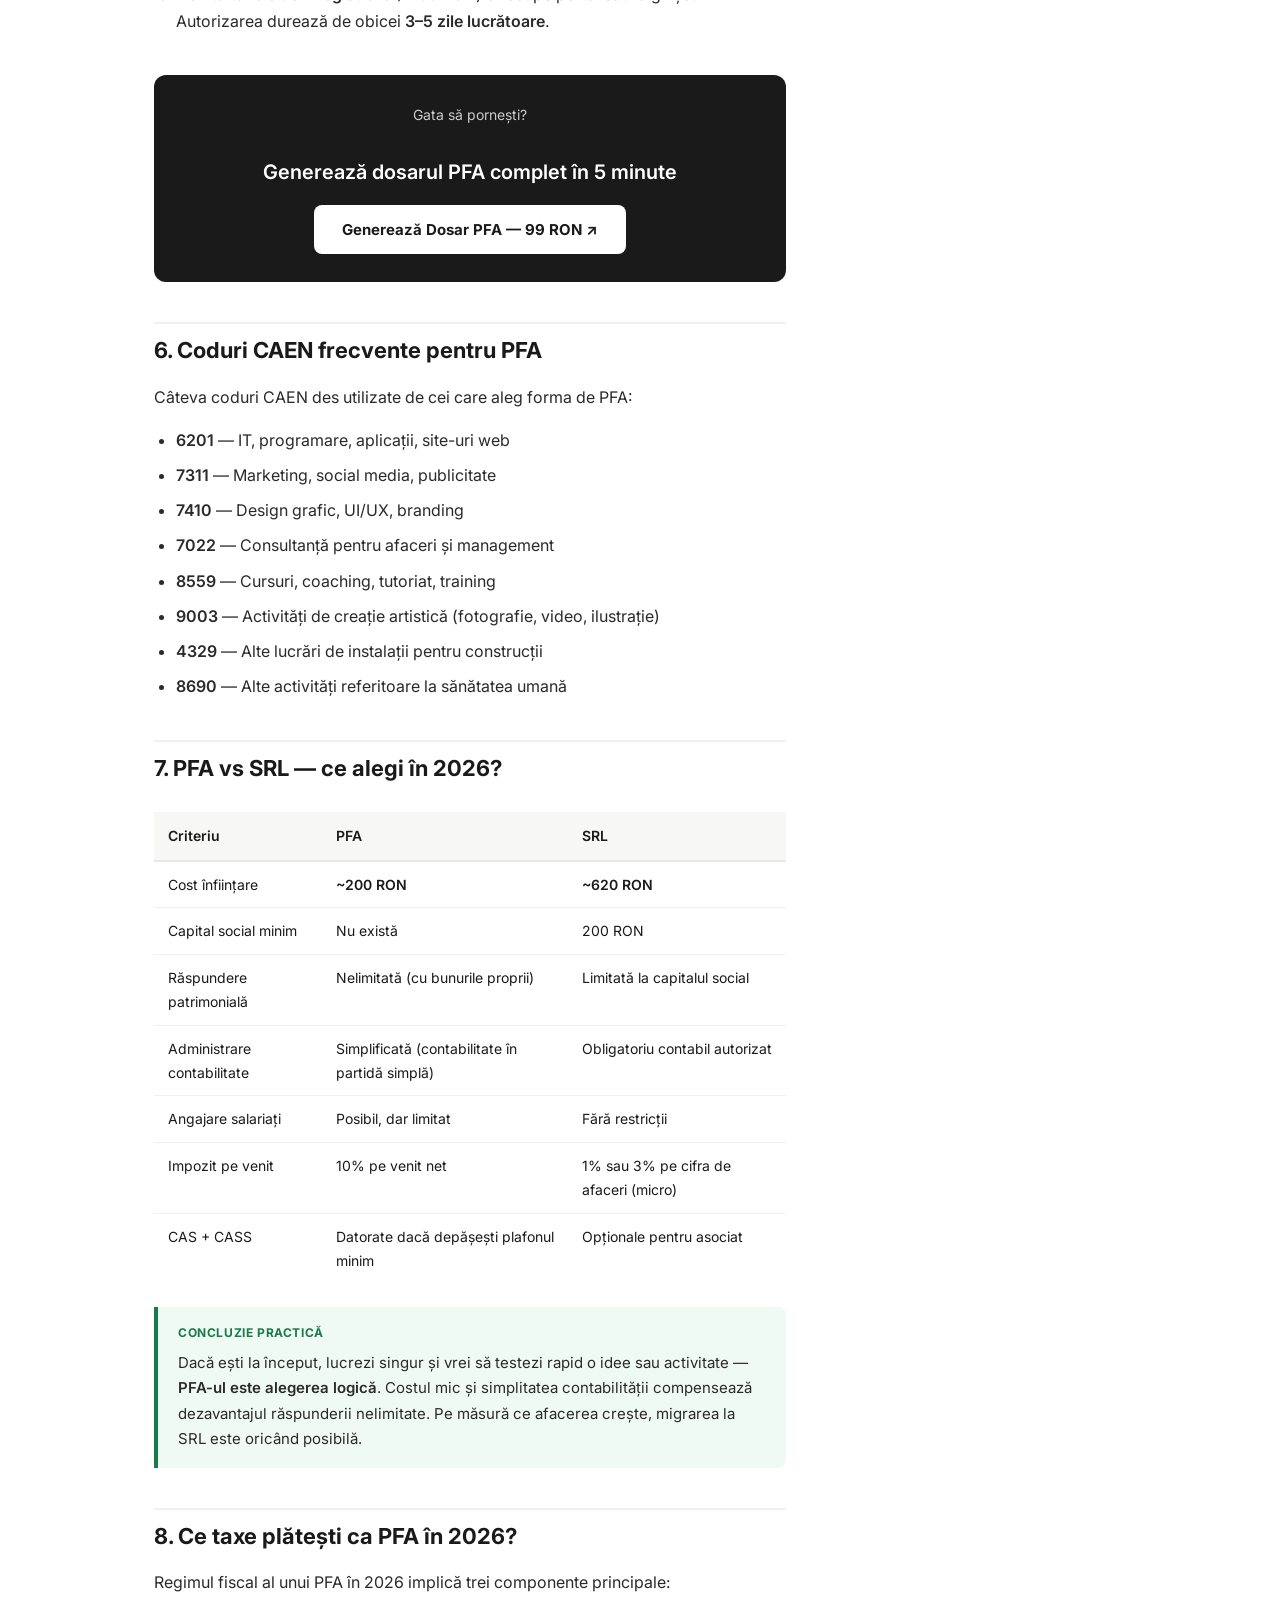
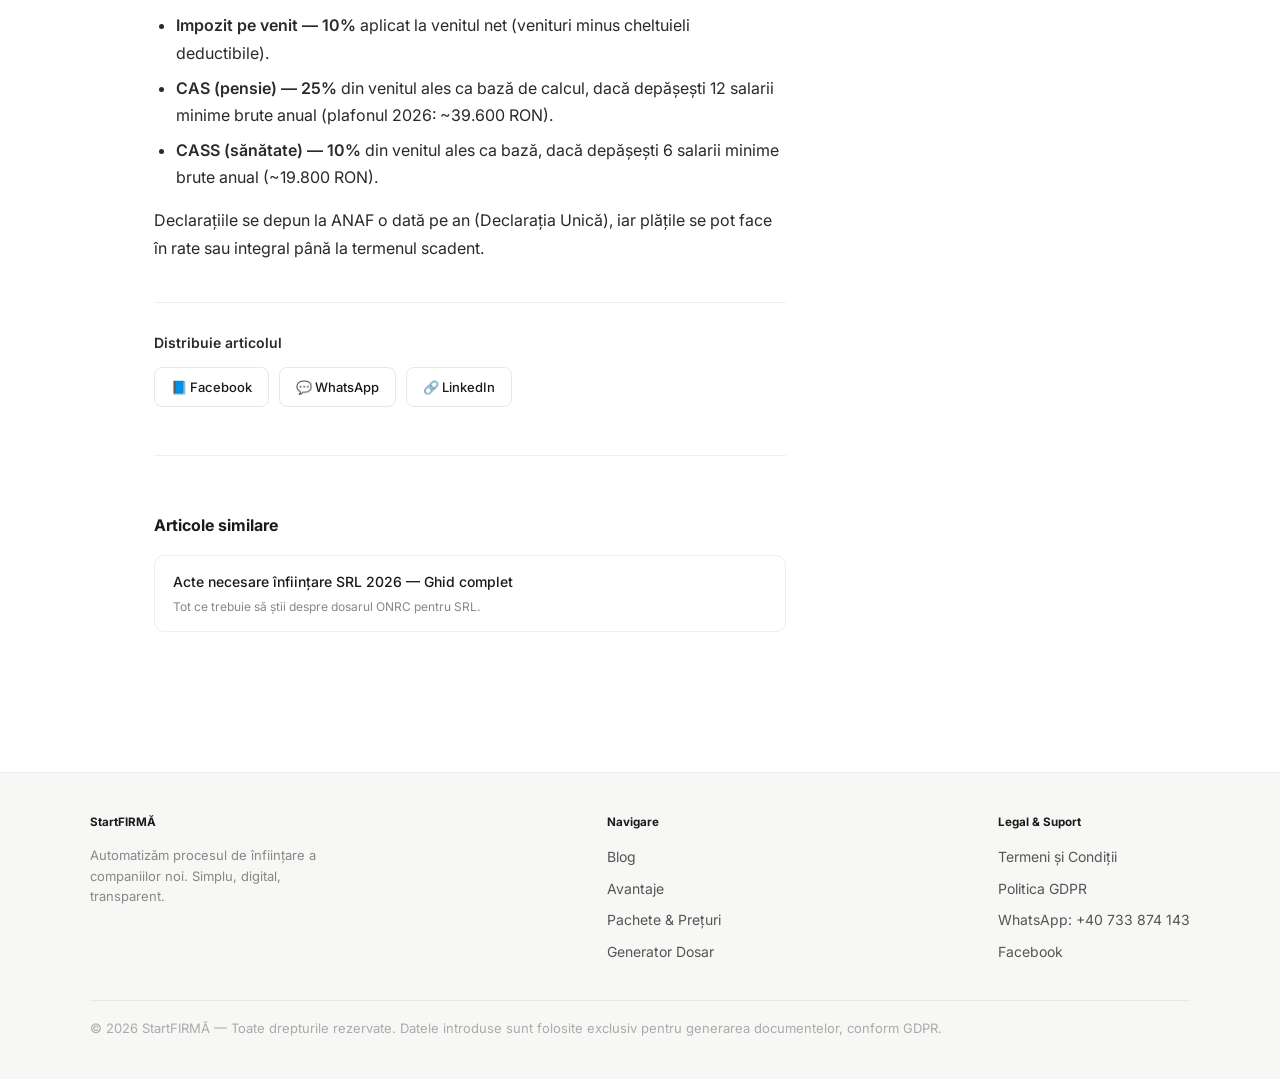
<file: blog/acte-necesare-pfa-2026.html>
<!DOCTYPE html>
<html lang="ro">
<head>
  <meta charset="UTF-8" />
  <meta name="viewport" content="width=device-width, initial-scale=1.0" />
  <meta name="description" content="Tot ce trebuie să știi despre înființarea unui PFA în 2026: acte obligatorii, costuri reale, pași de depunere la ONRC și diferența față de SRL." />
  <title>Acte necesare înființare PFA 2026 — Ghid complet | StartFIRMĂ</title>
  <link rel="preconnect" href="https://fonts.googleapis.com" />
  <link rel="preconnect" href="https://fonts.gstatic.com" crossorigin />
  <link href="https://fonts.googleapis.com/css2?family=Inter:wght@400;500;600;700&display=swap" rel="stylesheet" />
  <style>
    *, *::before, *::after { box-sizing: border-box; margin: 0; padding: 0; }
    body { font-family: 'Inter', sans-serif; background: #fff; color: #1a1a1a; line-height: 1.7; font-size: 16px; }

    /* NAV */
    nav { display: flex; align-items: center; justify-content: space-between; padding: 0 5%; height: 64px; border-bottom: 1px solid #f0f0f0; position: sticky; top: 0; background: #fff; z-index: 100; }
    .nav-logo { font-weight: 700; font-size: 18px; color: #1a1a1a; text-decoration: none; }
    .nav-links { display: flex; gap: 28px; list-style: none; }
    .nav-links a { text-decoration: none; color: #555; font-size: 14px; font-weight: 500; }
    .nav-links a:hover { color: #1a1a1a; }
    .nav-cta { background: #1a1a1a; color: #fff !important; padding: 8px 18px; border-radius: 8px; font-size: 14px; font-weight: 500; text-decoration: none; }
    .nav-cta:hover { background: #333 !important; color: #fff !important; }

    /* LAYOUT */
    .page-wrap { max-width: 1100px; margin: 0 auto; padding: 0 5%; display: grid; grid-template-columns: 1fr 280px; gap: 60px; padding-top: 48px; padding-bottom: 80px; }
    @media (max-width: 820px) { .page-wrap { grid-template-columns: 1fr; } .sidebar { display: none; } nav { padding: 0 4%; } .nav-links { gap: 16px; } }

    /* BREADCRUMB */
    .breadcrumb { font-size: 13px; color: #888; margin-bottom: 20px; }
    .breadcrumb a { color: #888; text-decoration: none; }
    .breadcrumb a:hover { color: #1a1a1a; }
    .breadcrumb span { margin: 0 6px; }

    /* ARTICLE META */
    .article-tag { display: inline-block; background: #f0f0f0; color: #555; font-size: 12px; font-weight: 600; padding: 4px 12px; border-radius: 6px; margin-bottom: 16px; letter-spacing: 0.03em; text-transform: uppercase; }
    .article-title { font-size: clamp(26px, 4vw, 38px); font-weight: 700; line-height: 1.25; margin-bottom: 16px; }
    .article-title em { font-style: italic; }
    .article-subtitle { font-size: 17px; color: #555; line-height: 1.6; margin-bottom: 24px; }
    .article-meta { font-size: 13px; color: #888; display: flex; gap: 20px; margin-bottom: 40px; padding-bottom: 24px; border-bottom: 1px solid #f0f0f0; flex-wrap: wrap; }

    /* HERO IMAGE PLACEHOLDER */
    .article-hero { width: 100%; height: 220px; background: linear-gradient(135deg, #f7f7f5 0%, #ececea 100%); border-radius: 12px; margin-bottom: 40px; display: flex; align-items: center; justify-content: center; flex-direction: column; gap: 10px; border: 1px dashed #ddd; }
    .article-hero .hero-icon { font-size: 40px; }
    .article-hero p { font-size: 13px; color: #aaa; text-align: center; max-width: 280px; line-height: 1.5; }
    .article-hero a { font-size: 13px; color: #1a1a1a; font-weight: 600; text-decoration: underline; }

    /* CONTENT */
    .article-content h2 { font-size: 22px; font-weight: 700; margin: 40px 0 14px; padding-top: 8px; border-top: 2px solid #f0f0f0; }
    .article-content h3 { font-size: 17px; font-weight: 600; margin: 28px 0 10px; }
    .article-content p { margin-bottom: 16px; color: #2a2a2a; }
    .article-content strong { font-weight: 600; }
    .article-content ul, .article-content ol { padding-left: 22px; margin-bottom: 16px; }
    .article-content li { margin-bottom: 8px; color: #2a2a2a; }
    .article-content a { color: #1a1a1a; font-weight: 500; }

    /* CALLOUT BOXES */
    .callout { border-left: 4px solid #1a1a1a; background: #f7f7f5; border-radius: 0 8px 8px 0; padding: 16px 20px; margin: 24px 0; }
    .callout.warning { border-color: #e07b00; background: #fff8f0; }
    .callout.tip { border-color: #1a7a4a; background: #f0faf4; }
    .callout .callout-label { font-size: 12px; font-weight: 700; letter-spacing: 0.05em; text-transform: uppercase; color: #888; margin-bottom: 6px; }
    .callout.warning .callout-label { color: #e07b00; }
    .callout.tip .callout-label { color: #1a7a4a; }
    .callout p { margin-bottom: 0; font-size: 15px; }

    /* TABLE */
    .table-wrap { overflow-x: auto; margin: 24px 0; }
    table { width: 100%; border-collapse: collapse; font-size: 14px; }
    th { background: #f7f7f5; font-weight: 600; text-align: left; padding: 12px 14px; border-bottom: 2px solid #e8e8e8; }
    td { padding: 11px 14px; border-bottom: 1px solid #f0f0f0; vertical-align: top; }
    tr:last-child td { border-bottom: none; }
    .highlight-row td { font-weight: 600; background: #f7f7f5; }

    /* CTA INLINE */
    .cta-inline { background: #1a1a1a; color: #fff; border-radius: 12px; padding: 28px 30px; margin: 40px 0; text-align: center; }
    .cta-inline p { color: #ccc; font-size: 14px; margin-bottom: 4px; }
    .cta-inline h3 { color: #fff; font-size: 20px; margin-bottom: 16px; }
    .cta-inline a { display: inline-block; background: #fff; color: #1a1a1a; font-weight: 700; padding: 12px 28px; border-radius: 8px; text-decoration: none; font-size: 15px; }
    .cta-inline a:hover { background: #f0f0f0; }

    /* SHARE */
    .share-row { margin: 40px 0 0; padding-top: 28px; border-top: 1px solid #f0f0f0; }
    .share-row p { font-size: 14px; font-weight: 600; margin-bottom: 12px; }
    .share-row .share-btns { display: flex; gap: 10px; flex-wrap: wrap; }
    .share-btn { display: inline-flex; align-items: center; gap: 6px; padding: 8px 16px; border-radius: 8px; font-size: 13px; font-weight: 500; text-decoration: none; border: 1px solid #e8e8e8; color: #1a1a1a; }
    .share-btn:hover { background: #f7f7f5; }

    /* SIDEBAR */
    .sidebar { position: sticky; top: 80px; align-self: start; }
    .sidebar-toc { background: #f7f7f5; border-radius: 12px; padding: 22px 24px; margin-bottom: 24px; }
    .sidebar-toc h4 { font-size: 13px; font-weight: 700; text-transform: uppercase; letter-spacing: 0.05em; color: #888; margin-bottom: 14px; }
    .sidebar-toc ul { list-style: none; padding: 0; }
    .sidebar-toc li { margin-bottom: 10px; }
    .sidebar-toc a { text-decoration: none; color: #444; font-size: 14px; }
    .sidebar-toc a:hover { color: #1a1a1a; }
    .sidebar-cta { background: #1a1a1a; color: #fff; border-radius: 12px; padding: 22px 22px; }
    .sidebar-cta h4 { color: #fff; font-size: 15px; font-weight: 700; margin-bottom: 8px; }
    .sidebar-cta p { color: #aaa; font-size: 13px; margin-bottom: 16px; line-height: 1.5; }
    .sidebar-cta a { display: block; background: #fff; color: #1a1a1a; font-weight: 700; padding: 10px 0; border-radius: 8px; text-decoration: none; font-size: 14px; text-align: center; }

    /* FOOTER */
    footer { background: #f7f7f5; border-top: 1px solid #eee; padding: 40px 5%; margin-top: 60px; }
    .footer-inner { max-width: 1100px; margin: 0 auto; display: flex; justify-content: space-between; flex-wrap: wrap; gap: 32px; font-size: 14px; }
    .footer-col h5 { font-weight: 700; margin-bottom: 12px; }
    .footer-col ul { list-style: none; }
    .footer-col li { margin-bottom: 8px; }
    .footer-col a { color: #555; text-decoration: none; }
    .footer-col a:hover { color: #1a1a1a; }
    .footer-bottom { max-width: 1100px; margin: 28px auto 0; padding-top: 16px; border-top: 1px solid #e8e8e8; font-size: 13px; color: #aaa; }

    /* RELATED */
    .related-section { margin-top: 48px; padding-top: 28px; border-top: 1px solid #f0f0f0; }
    .related-section h3 { font-size: 16px; font-weight: 700; margin-bottom: 16px; }
    .related-card { display: block; padding: 14px 18px; border: 1px solid #eee; border-radius: 10px; text-decoration: none; color: #1a1a1a; font-size: 14px; font-weight: 500; }
    .related-card:hover { background: #f7f7f5; }
    .related-card span { display: block; font-size: 12px; color: #888; font-weight: 400; margin-top: 3px; }
  </style>
</head>
<body>

<!-- NAV -->
<nav>
  <a href="https://www.azisunt.com/index.html" class="nav-logo">StartFIRMĂ</a>
  <ul class="nav-links">
    <li><a href="https://www.azisunt.com/index.html#avantaje">Avantaje</a></li>
    <li><a href="https://www.azisunt.com/index.html#pasi">Cum funcționează</a></li>
    <li><a href="https://www.azisunt.com/blog/index.html">Blog</a></li>
    <li><a href="https://www.azisunt.com/index.html#app" class="nav-cta">Generează Dosar ↗</a></li>
  </ul>
</nav>

<!-- PAGE -->
<div class="page-wrap">

  <!-- MAIN ARTICLE -->
  <main>
    <div class="breadcrumb">
      <a href="https://www.azisunt.com/index.html">StartFIRMĂ</a>
      <span>›</span>
      <a href="https://www.azisunt.com/blog/index.html">Blog</a>
      <span>›</span>
      Acte necesare PFA 2026
    </div>

    <span class="article-tag">Înființare PFA</span>
    <h1 class="article-title">Acte necesare înființare <em>PFA 2026</em> — Ghid complet</h1>
    <p class="article-subtitle">Tot ce trebuie să știi despre dosarul complet pentru autorizarea unui PFA la ONRC: acte obligatorii, costuri reale, pași concreți și diferența față de SRL. Actualizat cu procedurile în vigoare în 2026.</p>
    <div class="article-meta">
      <span>Aprilie 2026</span>
      <span>7 min citire</span>
      <span>Înființare PFA</span>
    </div>

    <!-- HERO IMAGE PLACEHOLDER -->
    <div class="article-hero">
      <div class="hero-icon">🖼️</div>
      <p>Adaugă o imagine reprezentativă aici.<br>Poți genera una gratuit cu <a href="https://www.canva.com/ai-image-generator/" target="_blank" rel="noopener">Canva AI</a>, <a href="https://ideogram.ai" target="_blank" rel="noopener">Ideogram.ai</a> sau <a href="https://www.adobe.com/products/firefly.html" target="_blank" rel="noopener">Adobe Firefly</a>.<br><strong>Sugestie prompt:</strong> „Romanian entrepreneur working on laptop, clean modern office, flat illustration, blue and white tones"</p>
    </div>

    <div class="article-content">

      <h2 id="ce-este-pfa">1. Ce este un PFA și când îl alegi?</h2>
      <p>Un <strong>PFA (Persoană Fizică Autorizată)</strong> este forma cea mai simplă de a desfășura o activitate economică independentă în România. Nu ești o entitate juridică separată față de tine — tu și firma sunteți, legal, același subiect de drept. Răspunzi cu propriul patrimoniu, dar administrarea este mult mai simplă și mai ieftină decât un SRL.</p>
      <p>PFA-ul este ideal dacă ești freelancer, consultant, meșteșugar, profesionist liberal sau desfășori o activitate solo fără angajați. Dacă anticipezi creștere rapidă, parteneri sau proiecte mari, un SRL oferă mai multă protecție și flexibilitate.</p>

      <div class="callout tip">
        <div class="callout-label">Sfat practic</div>
        <p>Alegi PFA dacă veniturile anuale estimate sunt sub 100.000 EUR și lucrezi singur. Dacă depășești acest prag sau vrei să angajezi, treci la SRL — procedura de transformare există și nu e complicată.</p>
      </div>

      <h2 id="dosar-onrc">2. Dosarul complet ONRC — lista actelor obligatorii</h2>
      <p>Pentru autorizarea unui PFA la Oficiul Național al Registrului Comerțului, dosarul trebuie să conțină:</p>
      <ul>
        <li><strong>Cererea de înregistrare și autorizare</strong> — formularul oficial ONRC, completat cu datele tale și activitățile dorite (coduri CAEN).</li>
        <li><strong>Copia actului de identitate</strong> — BI/CI în termen de valabilitate, copie simplă.</li>
        <li><strong>Documente care atestă dreptul de folosință asupra sediului profesional</strong> — contract de comodat, contract de închiriere sau act de proprietate.</li>
        <li><strong>Declarație pe propria răspundere</strong> — că îndeplinești condițiile de exercitare a activității, că nu ai antecedente penale incompatibile și că nu ești incompatibil cu activitatea declarată.</li>
        <li><strong>Documente care atestă pregătirea sau experiența profesională</strong> — diploma, certificatul de calificare sau adeverința de vechime în domeniu, acolo unde activitatea o impune (ex: construcții, sănătate, contabilitate).</li>
        <li><strong>Specimenul de semnătură</strong> — dat în fața reprezentantului ONRC sau în formă legalizată.</li>
      </ul>

      <div class="callout warning">
        <div class="callout-label">Atenție</div>
        <p>Spre deosebire de SRL, la PFA <strong>nu există capital social minim</strong> și nu este obligatorie rezervarea prealabilă a denumirii la ONRC. Denumirea PFA-ului este, obligatoriu, numele tău complet + „PFA".</p>
      </div>

      <h2 id="sediu-profesional">3. Sediul profesional al PFA</h2>
      <p>Sediul profesional poate fi stabilit la domiciliul tău sau la orice altă adresă din România unde ai drept de folosință. Opțiunile acceptate de ONRC:</p>
      <ul>
        <li><strong>Contract de comodat</strong> — proprietarul (sau chiar tu, dacă ești proprietar) pune spațiul la dispoziție gratuit. Cea mai simplă și mai folosită variantă.</li>
        <li><strong>Contract de închiriere</strong> — necesită înregistrare la ANAF; implică mai multă birocrație.</li>
        <li><strong>Act de proprietate</strong> — dacă ești proprietarul imobilului.</li>
        <li><strong>Sediu virtual / coworking</strong> — legal, dar verifică în prealabil că furnizorul are documentele necesare ONRC.</li>
      </ul>
      <p>StartFIRMĂ generează automat un <strong>contract de comodat valid juridic</strong> cu datele tale, gata de semnat și depus.</p>

      <h2 id="costuri">4. Costuri totale — autorizare PFA 2026</h2>
      <div class="table-wrap">
        <table>
          <thead>
            <tr>
              <th>Element</th>
              <th>Cost</th>
              <th>Detalii</th>
            </tr>
          </thead>
          <tbody>
            <tr>
              <td>Taxe înregistrare ONRC</td>
              <td><strong>~100 RON</strong></td>
              <td>Include publicarea în Monitorul Oficial</td>
            </tr>
            <tr>
              <td>Generare dosar StartFIRMĂ</td>
              <td><strong>99 RON</strong></td>
              <td>Toate actele generate automat, instant</td>
            </tr>
            <tr class="highlight-row">
              <td><strong>TOTAL estimat</strong></td>
              <td><strong>~200 RON</strong></td>
              <td>Fără avocat, fără deplasări</td>
            </tr>
          </tbody>
        </table>
      </div>

      <div class="callout">
        <div class="callout-label">Comparație cu avocatul</div>
        <p>Un avocat sau consultant pentru autorizare PFA costă tipic <strong>300–800 RON</strong> în 2026, fără taxele ONRC. StartFIRMĂ generează aceleași documente validate juridic la 99 RON.</p>
      </div>

      <h2 id="pasii-depunere">5. Pași concreți pentru depunerea dosarului</h2>
      <ol>
        <li><strong>Alege codul CAEN principal</strong> și activitățile secundare dorite. Modificările ulterioare costă bani, deci alege bine de la început.</li>
        <li><strong>Generează dosarul</strong> pe StartFIRMĂ — completezi formularul în 5 minute, primești PDF-ul complet instant, gata de printat.</li>
        <li><strong>Printează și semnează</strong> toate documentele cu pix albastru. Semnătura cu pix negru sau imprimată poate duce la respingerea dosarului.</li>
        <li><strong>Depune dosarul</strong> — online pe portalul ONRC (cu semnătură electronică calificată) sau fizic la ghișeul ONRC din județul tău.</li>
        <li><strong>Achită taxele de înregistrare</strong> (~100 RON) direct pe portal sau la ghișeu. Autorizarea durează de obicei <strong>3–5 zile lucrătoare</strong>.</li>
      </ol>

      <!-- INLINE CTA -->
      <div class="cta-inline">
        <p>Gata să pornești?</p>
        <h3>Generează dosarul PFA complet în 5 minute</h3>
        <a href="https://www.azisunt.com/index.html#app">Generează Dosar PFA — 99 RON ↗</a>
      </div>

      <h2 id="coduri-caen">6. Coduri CAEN frecvente pentru PFA</h2>
      <p>Câteva coduri CAEN des utilizate de cei care aleg forma de PFA:</p>
      <ul>
        <li><strong>6201</strong> — IT, programare, aplicații, site-uri web</li>
        <li><strong>7311</strong> — Marketing, social media, publicitate</li>
        <li><strong>7410</strong> — Design grafic, UI/UX, branding</li>
        <li><strong>7022</strong> — Consultanță pentru afaceri și management</li>
        <li><strong>8559</strong> — Cursuri, coaching, tutoriat, training</li>
        <li><strong>9003</strong> — Activități de creație artistică (fotografie, video, ilustrație)</li>
        <li><strong>4329</strong> — Alte lucrări de instalații pentru construcții</li>
        <li><strong>8690</strong> — Alte activități referitoare la sănătatea umană</li>
      </ul>

      <h2 id="pfa-vs-srl">7. PFA vs SRL — ce alegi în 2026?</h2>
      <div class="table-wrap">
        <table>
          <thead>
            <tr>
              <th>Criteriu</th>
              <th>PFA</th>
              <th>SRL</th>
            </tr>
          </thead>
          <tbody>
            <tr>
              <td>Cost înființare</td>
              <td><strong>~200 RON</strong></td>
              <td><strong>~620 RON</strong></td>
            </tr>
            <tr>
              <td>Capital social minim</td>
              <td>Nu există</td>
              <td>200 RON</td>
            </tr>
            <tr>
              <td>Răspundere patrimonială</td>
              <td>Nelimitată (cu bunurile proprii)</td>
              <td>Limitată la capitalul social</td>
            </tr>
            <tr>
              <td>Administrare contabilitate</td>
              <td>Simplificată (contabilitate în partidă simplă)</td>
              <td>Obligatoriu contabil autorizat</td>
            </tr>
            <tr>
              <td>Angajare salariați</td>
              <td>Posibil, dar limitat</td>
              <td>Fără restricții</td>
            </tr>
            <tr>
              <td>Impozit pe venit</td>
              <td>10% pe venit net</td>
              <td>1% sau 3% pe cifra de afaceri (micro)</td>
            </tr>
            <tr>
              <td>CAS + CASS</td>
              <td>Datorate dacă depășești plafonul minim</td>
              <td>Opționale pentru asociat</td>
            </tr>
          </tbody>
        </table>
      </div>

      <div class="callout tip">
        <div class="callout-label">Concluzie practică</div>
        <p>Dacă ești la început, lucrezi singur și vrei să testezi rapid o idee sau activitate — <strong>PFA-ul este alegerea logică</strong>. Costul mic și simplitatea contabilității compensează dezavantajul răspunderii nelimitate. Pe măsură ce afacerea crește, migrarea la SRL este oricând posibilă.</p>
      </div>

      <h2 id="fiscalitate">8. Ce taxe plătești ca PFA în 2026?</h2>
      <p>Regimul fiscal al unui PFA în 2026 implică trei componente principale:</p>
      <ul>
        <li><strong>Impozit pe venit — 10%</strong> aplicat la venitul net (venituri minus cheltuieli deductibile).</li>
        <li><strong>CAS (pensie) — 25%</strong> din venitul ales ca bază de calcul, dacă depășești 12 salarii minime brute anual (plafonul 2026: ~39.600 RON).</li>
        <li><strong>CASS (sănătate) — 10%</strong> din venitul ales ca bază, dacă depășești 6 salarii minime brute anual (~19.800 RON).</li>
      </ul>
      <p>Declarațiile se depun la ANAF o dată pe an (Declarația Unică), iar plățile se pot face în rate sau integral până la termenul scadent.</p>

      <!-- SHARE -->
      <div class="share-row">
        <p>Distribuie articolul</p>
        <div class="share-btns">
          <a class="share-btn" href="https://www.facebook.com/sharer/sharer.php?u=https://azisunt.com/blog/acte-necesare-pfa-2026.html" target="_blank" rel="noopener">📘 Facebook</a>
          <a class="share-btn" href="https://wa.me/?text=Ghid%20acte%20necesare%20PFA%202026%3A%20https%3A%2F%2Fazisunt.com%2Fblog%2Facte-necesare-pfa-2026.html" target="_blank" rel="noopener">💬 WhatsApp</a>
          <a class="share-btn" href="https://www.linkedin.com/sharing/share-offsite/?url=https://azisunt.com/blog/acte-necesare-pfa-2026.html" target="_blank" rel="noopener">🔗 LinkedIn</a>
        </div>
      </div>

      <!-- RELATED -->
      <div class="related-section">
        <h3>Articole similare</h3>
        <a class="related-card" href="https://www.azisunt.com/blog/acte-necesare-srl-2026.html">
          Acte necesare înființare SRL 2026 — Ghid complet
          <span>Tot ce trebuie să știi despre dosarul ONRC pentru SRL.</span>
        </a>
      </div>

    </div><!-- /article-content -->
  </main>

  <!-- SIDEBAR -->
  <aside class="sidebar">
    <div class="sidebar-toc">
      <h4>Cuprins</h4>
      <ul>
        <li><a href="#ce-este-pfa">1. Ce este un PFA?</a></li>
        <li><a href="#dosar-onrc">2. Dosarul complet ONRC</a></li>
        <li><a href="#sediu-profesional">3. Sediul profesional</a></li>
        <li><a href="#costuri">4. Costuri totale 2026</a></li>
        <li><a href="#pasii-depunere">5. Pași depunere dosar</a></li>
        <li><a href="#coduri-caen">6. Coduri CAEN</a></li>
        <li><a href="#pfa-vs-srl">7. PFA vs SRL</a></li>
        <li><a href="#fiscalitate">8. Fiscalitate PFA</a></li>
      </ul>
    </div>
    <div class="sidebar-cta">
      <h4>Dosar PFA în 5 minute</h4>
      <p>Toate documentele generate automat cu datele tale. Valide juridic, gata de semnat.</p>
      <a href="https://www.azisunt.com/index.html#app">Generează acum ↗</a>
    </div>
  </aside>

</div><!-- /page-wrap -->

<!-- FOOTER -->
<footer>
  <div class="footer-inner">
    <div class="footer-col">
      <h5>StartFIRMĂ</h5>
      <p style="font-size:13px;color:#888;max-width:240px;line-height:1.6;">Automatizăm procesul de înființare a companiilor noi. Simplu, digital, transparent.</p>
    </div>
    <div class="footer-col">
      <h5>Navigare</h5>
      <ul>
        <li><a href="https://www.azisunt.com/blog/index.html">Blog</a></li>
        <li><a href="https://www.azisunt.com/index.html#avantaje">Avantaje</a></li>
        <li><a href="https://www.azisunt.com/index.html#produse">Pachete &amp; Prețuri</a></li>
        <li><a href="https://www.azisunt.com/index.html#app">Generator Dosar</a></li>
      </ul>
    </div>
    <div class="footer-col">
      <h5>Legal &amp; Suport</h5>
      <ul>
        <li><a href="https://www.azisunt.com/termeni.html">Termeni și Condiții</a></li>
        <li><a href="https://www.azisunt.com/gdpr.html">Politica GDPR</a></li>
        <li><a href="https://wa.me/40733874143">WhatsApp: +40 733 874 143</a></li>
        <li><a href="https://www.facebook.com/profile.php?id=100070906008433">Facebook</a></li>
      </ul>
    </div>
  </div>
  <div class="footer-bottom">© 2026 StartFIRMĂ — Toate drepturile rezervate. Datele introduse sunt folosite exclusiv pentru generarea documentelor, conform GDPR.</div>
</footer>

</body>
</html>
</file>
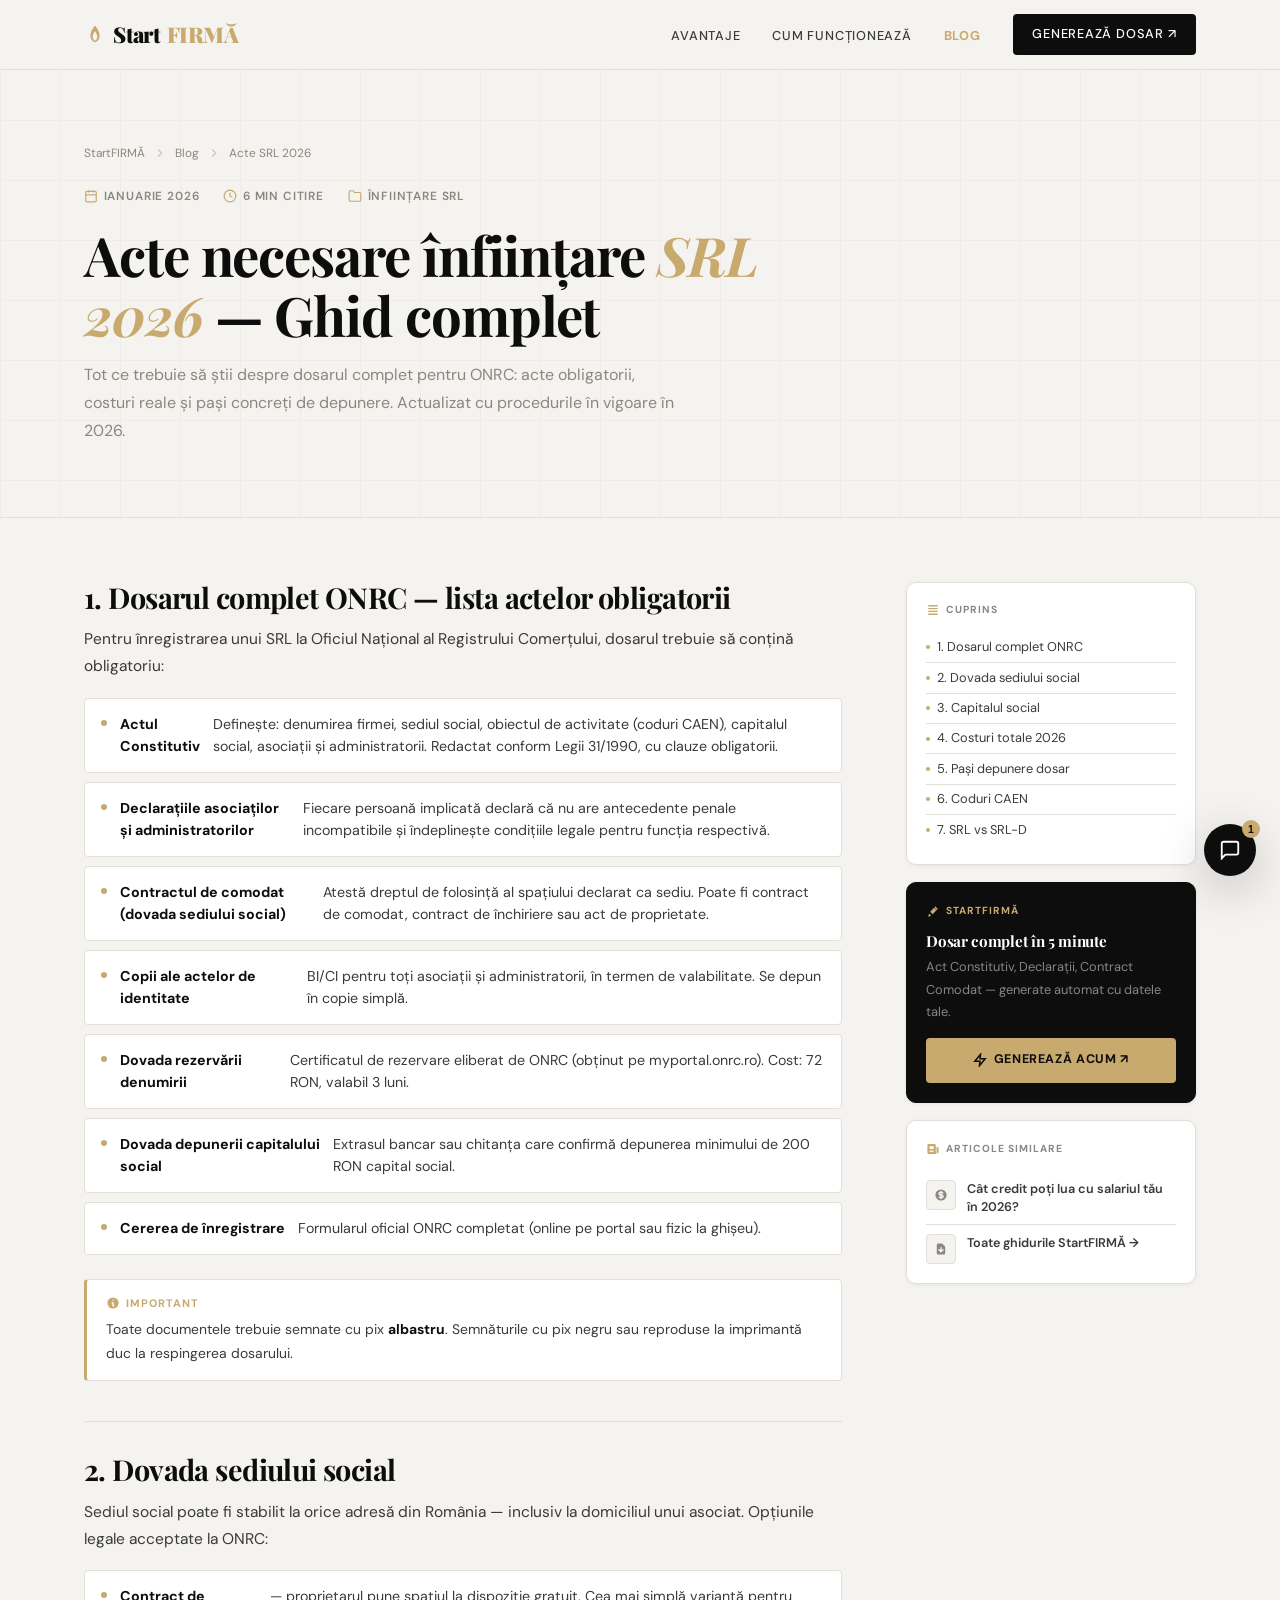
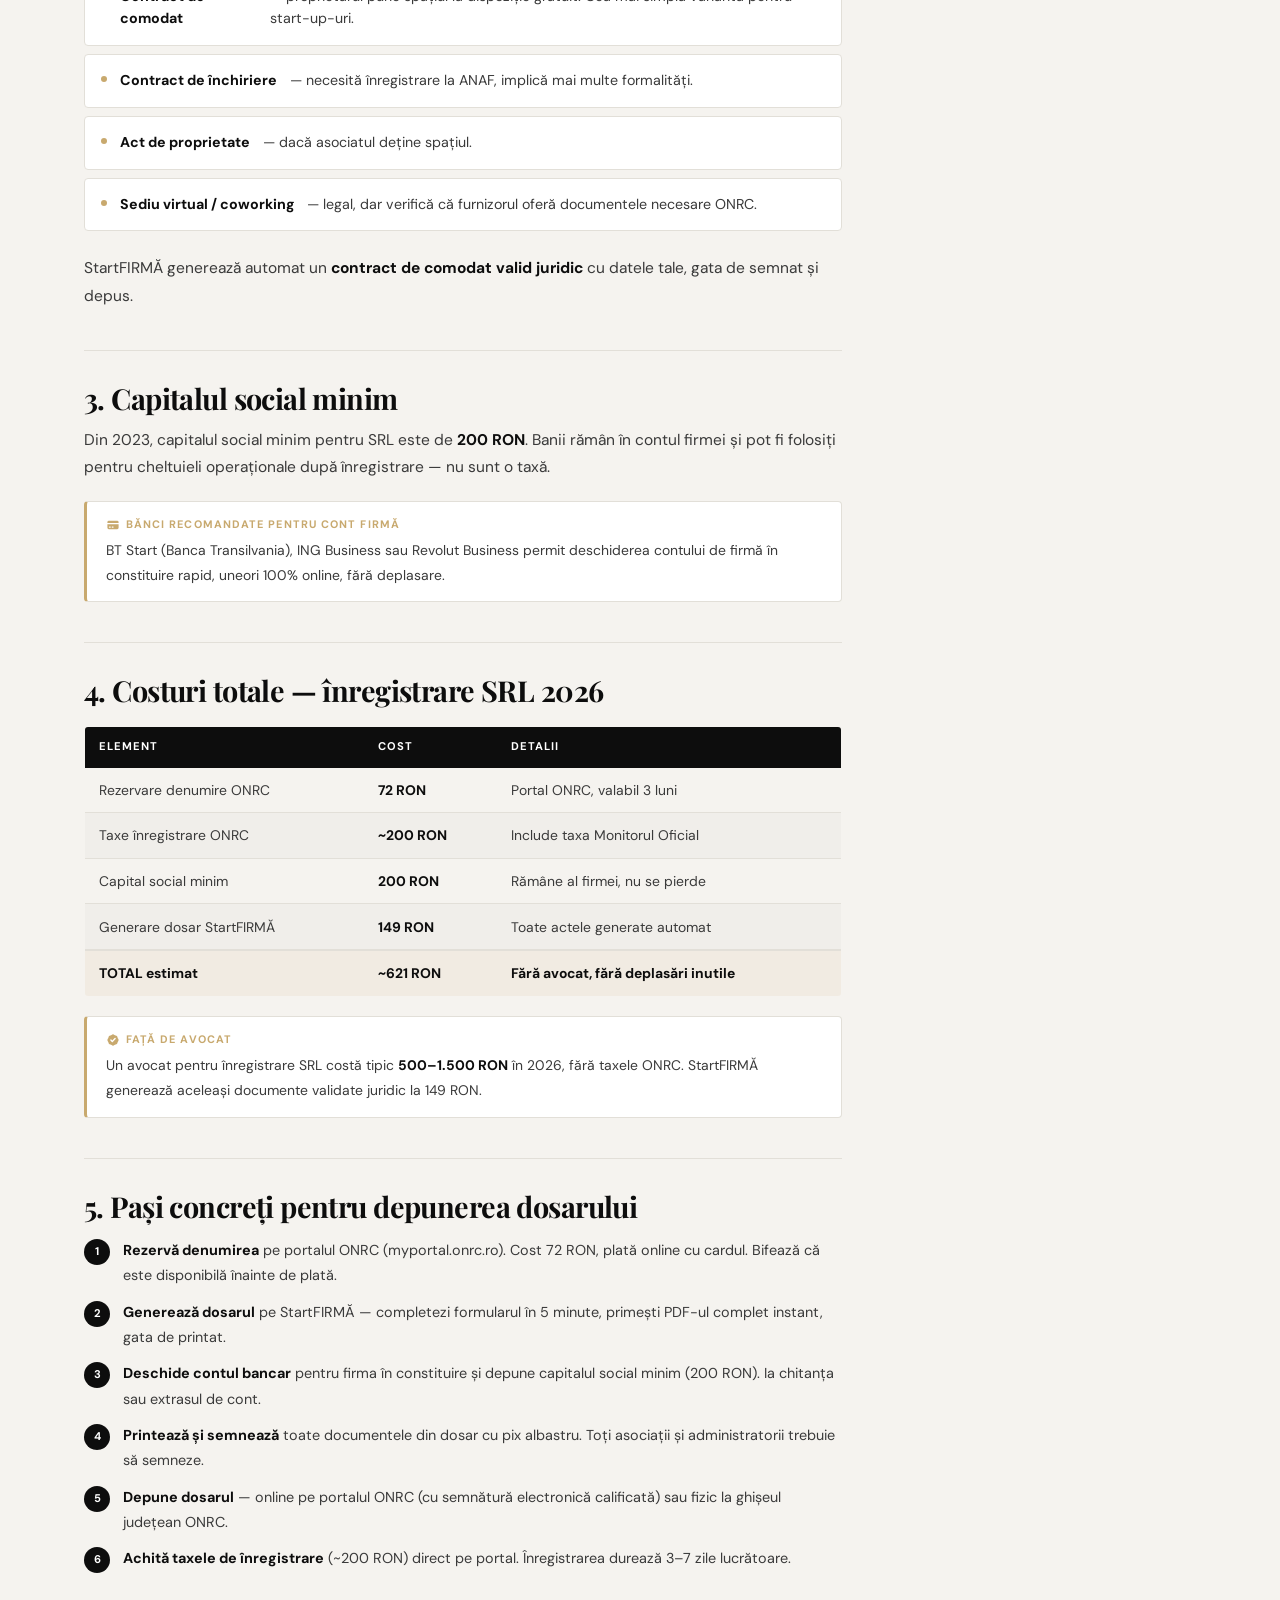
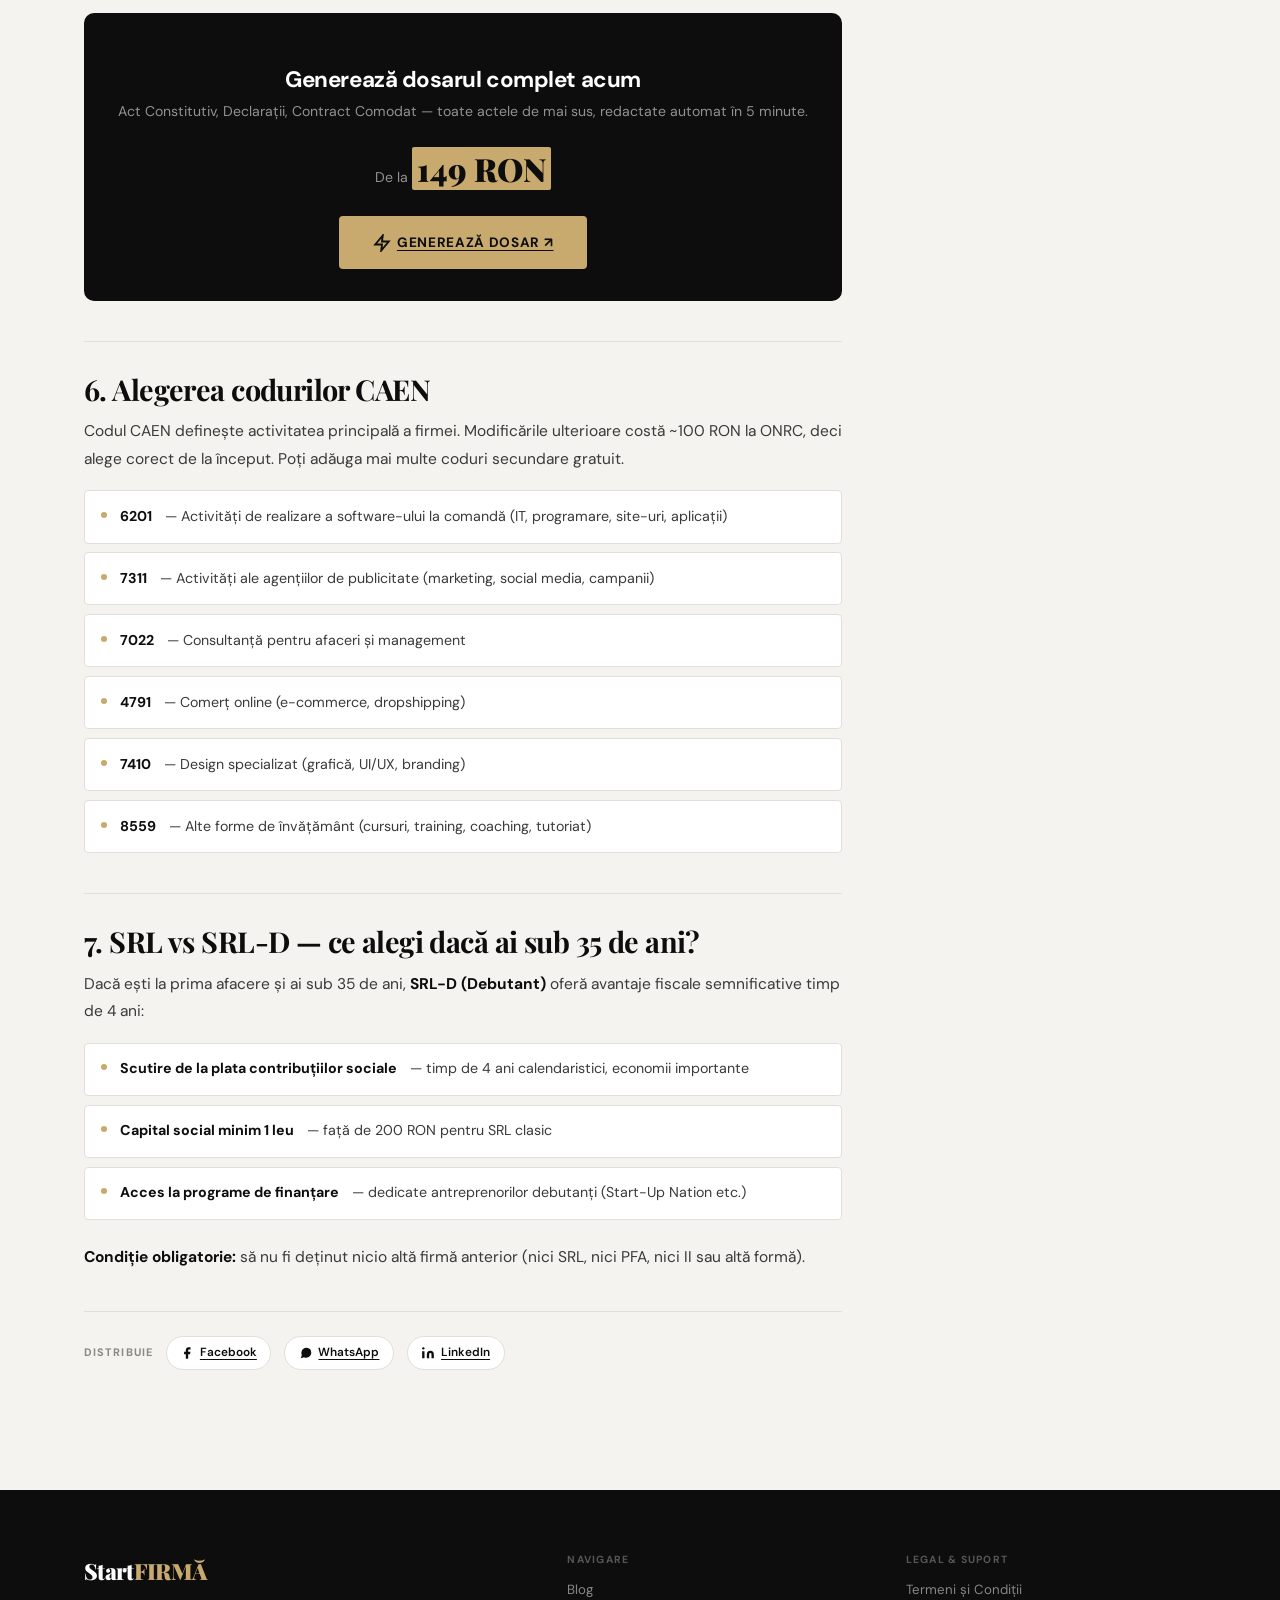
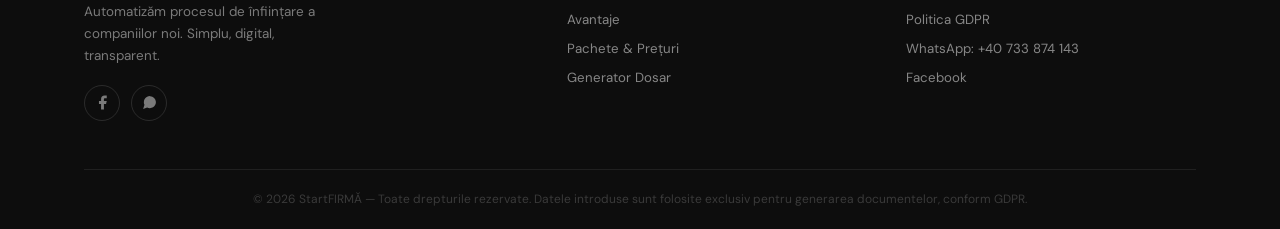
<file: blog/acte-necesare-srl-2026.html>
<!DOCTYPE html>
<html lang="ro">
<head>
  <meta charset="UTF-8">
  <meta name="viewport" content="width=device-width, initial-scale=1.0">
  <title>Acte necesare înființare SRL 2026 — Ghid complet | StartFIRMĂ</title>
  <meta name="description" content="Lista completă a actelor necesare pentru înregistrarea unui SRL la ONRC în 2026: Act Constitutiv, declarații, contract comodat, capital social. Costuri și pași explicate simplu.">
  <meta name="keywords" content="acte necesare srl 2026, infiintare srl, dosar onrc, act constitutiv, contract comodat, capital social srl">
  <meta name="robots" content="index, follow">
  <link rel="canonical" href="https://azisunt.com/blog/acte-necesare-srl-2026.html">
  <meta property="og:type" content="article">
  <meta property="og:title" content="Acte necesare înființare SRL 2026 — Ghid complet">
  <meta property="og:description" content="Lista completă a actelor pentru ONRC 2026. Costuri reale, pași concreți, coduri CAEN și comparație SRL vs SRL-D.">
  <meta property="og:url" content="https://azisunt.com/blog/acte-necesare-srl-2026.html">
  <meta property="og:image" content="https://azisunt.com/images/cladire.png">
  <script type="application/ld+json">
  {"@context":"https://schema.org","@type":"Article","headline":"Acte necesare înființare SRL 2026 — Ghid complet","description":"Lista completă a actelor necesare pentru înregistrarea unui SRL la ONRC în 2026","author":{"@type":"Organization","name":"StartFIRMĂ","url":"https://azisunt.com"},"publisher":{"@type":"Organization","name":"StartFIRMĂ","url":"https://azisunt.com"},"datePublished":"2026-01-15","dateModified":"2026-04-01","mainEntityOfPage":"https://azisunt.com/blog/acte-necesare-srl-2026.html"}
  </script>
  <link rel="preconnect" href="https://fonts.googleapis.com">
  <link rel="preconnect" href="https://fonts.gstatic.com" crossorigin>
  <link href="https://fonts.googleapis.com/css2?family=Playfair+Display:ital,wght@0,700;0,900;1,700&family=DM+Sans:ital,opsz,wght@0,9..40,300;0,9..40,400;0,9..40,500;0,9..40,600;1,9..40,400&display=swap" rel="stylesheet">
  <style>
    *, *::before, *::after { box-sizing: border-box; margin: 0; padding: 0; }
    html { scroll-behavior: smooth; font-size: 16px; -webkit-text-size-adjust: 100%; }
    :root {
      --bg:#f5f3ef; --bg-w:#fff; --ink:#0d0d0d; --ink2:#3a3a3a;
      --muted:#888880; --border:#e2dfd8; --gold:#c8a96e;
      --gold-bg:rgba(200,169,110,.1); --green:#2d6a4f;
      --r:4px; --r-lg:10px;
    }
    body { font-family:'DM Sans',sans-serif; background:var(--bg); color:var(--ink); line-height:1.6; -webkit-font-smoothing:antialiased; overflow-x:hidden; }
    a { text-decoration:none; color:inherit; }
    img { max-width:100%; display:block; }
    h1,h2,h3,h4 { font-family:'Playfair Display',serif; line-height:1.1; letter-spacing:-.02em; color:var(--ink); }
    p { color:var(--ink2); line-height:1.75; }
    .wrap { max-width:1160px; margin:0 auto; padding:0 1.5rem; }

    /* ── NAVBAR ── */
    .site-nav { position:fixed; inset:0 0 auto; z-index:200; padding:.9rem 0; background:rgba(245,243,239,.96); backdrop-filter:blur(14px); -webkit-backdrop-filter:blur(14px); border-bottom:1px solid var(--border); }
    .nav-inner { display:flex; align-items:center; justify-content:space-between; gap:1rem; }
    .nav-logo { display:flex; align-items:center; gap:.45rem; font-family:'Playfair Display',serif; font-size:1.35rem; font-weight:900; color:var(--ink); letter-spacing:-.03em; flex-shrink:0; }
    .nav-logo span { color:var(--gold); }
    .nav-links { display:flex; align-items:center; gap:2rem; list-style:none; }
    .nav-links a { font-size:.8rem; font-weight:500; letter-spacing:.06em; text-transform:uppercase; color:var(--ink2); transition:color .2s; }
    .nav-links a:hover { color:var(--ink); }
    .nav-links a.active { color:var(--gold); font-weight:700; }
    .nav-cta { display:inline-flex; align-items:center; gap:.4rem; background:var(--ink); color:#fff !important; padding:.5rem 1.1rem; border-radius:var(--r); font-size:.78rem; font-weight:700; letter-spacing:.05em; text-transform:uppercase; border:2px solid var(--ink); transition:background .2s,color .2s; }
    .nav-cta:hover { background:transparent !important; color:var(--ink) !important; }
    .hamburger { display:none; flex-direction:column; gap:5px; cursor:pointer; background:none; border:none; padding:6px; flex-shrink:0; }
    .hamburger span { display:block; width:22px; height:2px; background:var(--ink); border-radius:2px; }
    .mob-menu { display:none; position:fixed; inset:0; background:var(--bg); z-index:300; flex-direction:column; align-items:center; justify-content:center; gap:2.2rem; padding:2rem; }
    .mob-menu.open { display:flex; }
    .mob-menu a { font-size:1.4rem; font-weight:700; font-family:'Playfair Display',serif; color:var(--ink); }
    .mob-menu a.active { color:var(--gold); }
    .mob-close { position:absolute; top:1.2rem; right:1.4rem; background:none; border:none; font-size:2.2rem; cursor:pointer; color:var(--ink); line-height:1; }
    .mob-cta { background:var(--ink); color:#fff !important; padding:.85rem 2.5rem; border-radius:var(--r); font-size:.9rem; font-weight:700; text-transform:uppercase; letter-spacing:.06em; margin-top:.5rem; }
    @media(max-width:768px){ .nav-links{display:none!important;} .hamburger{display:flex;} }

    /* ── HERO ── */
    .blog-hero { padding:9rem 0 4.5rem; background:var(--bg); border-bottom:1px solid var(--border); position:relative; overflow:hidden; }
    .blog-hero::before { content:''; position:absolute; inset:0; background-image:linear-gradient(var(--border) 1px,transparent 1px),linear-gradient(90deg,var(--border) 1px,transparent 1px); background-size:60px 60px; opacity:.3; pointer-events:none; }
    .hero-inner { position:relative; z-index:1; max-width:760px; }
    .breadcrumb { display:flex; align-items:center; gap:.5rem; font-size:.74rem; color:var(--muted); margin-bottom:1.5rem; flex-wrap:wrap; }
    .breadcrumb a { color:var(--muted); transition:color .2s; }
    .breadcrumb a:hover { color:var(--ink); }
    .breadcrumb svg { width:14px; height:14px; opacity:.4; }
    .blog-meta { display:flex; align-items:center; gap:1.5rem; flex-wrap:wrap; margin-bottom:1.2rem; }
    .blog-meta-item { display:flex; align-items:center; gap:.35rem; font-size:.74rem; font-weight:600; letter-spacing:.07em; text-transform:uppercase; color:var(--muted); }
    .blog-meta-item svg { width:14px; height:14px; stroke:var(--gold); fill:none; }
    .blog-hero h1 { font-size:clamp(1.9rem,4.5vw,3.4rem); margin-bottom:1rem; }
    .blog-hero h1 em { font-style:italic; color:var(--gold); }
    .blog-hero .lead { font-size:1rem; color:var(--muted); max-width:600px; }

    /* ── LAYOUT ── */
    .blog-layout { display:grid; grid-template-columns:1fr 290px; gap:4rem; padding:4rem 0 6rem; align-items:start; }
    @media(max-width:900px){ .blog-layout{grid-template-columns:1fr; gap:3rem;} .blog-sidebar{order:2;} }

    /* ── ARTICLE ── */
    .article-body { min-width:0; }
    .article-body h2 { font-size:clamp(1.25rem,2.8vw,1.8rem); margin:2.5rem 0 .8rem; padding-top:2rem; border-top:1px solid var(--border); }
    .article-body h2:first-of-type { border-top:none; margin-top:0; padding-top:0; }
    .article-body h3 { font-size:1rem; margin:1.4rem 0 .4rem; font-family:'DM Sans',sans-serif; font-weight:700; }
    .article-body p { margin-bottom:1.1rem; font-size:.97rem; }
    .article-body strong { color:var(--ink); }
    .article-body a { color:var(--ink); text-decoration:underline; text-underline-offset:3px; }
    .article-body a:hover { color:var(--gold); }

    /* Doc list */
    .doc-list { list-style:none; display:flex; flex-direction:column; gap:.55rem; margin:1rem 0 1.5rem; }
    .doc-list li { display:flex; align-items:flex-start; gap:.8rem; padding:.85rem 1rem; background:var(--bg-w); border:1px solid var(--border); border-radius:var(--r); font-size:.89rem; color:var(--ink2); line-height:1.55; }
    .doc-list li::before { content:''; flex-shrink:0; width:6px; height:6px; border-radius:50%; background:var(--gold); margin-top:7px; }
    .doc-list li strong { color:var(--ink); display:block; margin-bottom:.12rem; }

    /* Table */
    .data-table { width:100%; border-collapse:collapse; margin:1.2rem 0; font-size:.87rem; overflow:hidden; border-radius:var(--r); border:1px solid var(--border); }
    .data-table th { background:var(--ink); color:#fff; padding:.7rem .9rem; text-align:left; font-size:.7rem; font-weight:700; letter-spacing:.08em; text-transform:uppercase; font-family:'DM Sans',sans-serif; }
    .data-table td { padding:.7rem .9rem; border-bottom:1px solid var(--border); color:var(--ink2); }
    .data-table tr:last-child td { border-bottom:none; }
    .data-table tr:nth-child(even) td { background:rgba(0,0,0,.02); }
    .data-table .total td { font-weight:700; color:var(--ink); background:var(--gold-bg)!important; border-top:2px solid var(--border); }
    @media(max-width:600px){ .data-table { font-size:.8rem; } .data-table td,.data-table th { padding:.55rem .6rem; } }

    /* Info box */
    .info-box { background:var(--bg-w); border:1px solid var(--border); border-left:3px solid var(--gold); border-radius:var(--r); padding:.9rem 1.2rem; margin:1.2rem 0; }
    .info-label { font-size:.68rem; font-weight:700; letter-spacing:.1em; text-transform:uppercase; color:var(--gold); margin-bottom:.3rem; display:flex; align-items:center; gap:.35rem; }
    .info-label svg { width:14px; height:14px; fill:var(--gold); }
    .info-box p { margin-bottom:0; font-size:.87rem; }

    /* Step list */
    .step-list { list-style:none; counter-reset:steps; display:flex; flex-direction:column; gap:.7rem; margin:1rem 0 1.5rem; }
    .step-list li { display:flex; align-items:flex-start; gap:.8rem; counter-increment:steps; }
    .step-list li::before { content:counter(steps); flex-shrink:0; width:26px; height:26px; border-radius:50%; background:var(--ink); color:#fff; font-size:.7rem; font-weight:700; display:flex; align-items:center; justify-content:center; margin-top:1px; font-family:'DM Sans',sans-serif; }
    .step-list li p { margin-bottom:0; font-size:.9rem; }

    /* CTA banner */
    .cta-block { background:var(--ink); border-radius:var(--r-lg); padding:2rem 1.8rem; text-align:center; margin:2.5rem 0; }
    .cta-block h3 { color:#fff; font-size:1.4rem; margin-bottom:.4rem; }
    .cta-block p { color:rgba(255,255,255,.55); font-size:.88rem; margin-bottom:1.1rem; }
    .cta-block .price { font-family:'Playfair Display',serif; font-size:2rem; font-weight:900; background:var(--gold); color:var(--ink); padding:0 .3rem; border-radius:2px; }
    .cta-block .btn { display:inline-flex; align-items:center; gap:.4rem; background:var(--gold); color:var(--ink); padding:.85rem 2rem; border-radius:var(--r); font-size:.85rem; font-weight:700; letter-spacing:.05em; text-transform:uppercase; border:2px solid var(--gold); transition:background .2s,color .2s; }
    .cta-block .btn:hover { background:transparent; color:var(--gold); }

    /* Share */
    .share-row { display:flex; align-items:center; gap:.8rem; flex-wrap:wrap; padding:1.5rem 0; border-top:1px solid var(--border); margin-top:2.5rem; }
    .share-label { font-size:.68rem; font-weight:700; letter-spacing:.1em; text-transform:uppercase; color:var(--muted); }
    .share-btn { display:inline-flex; align-items:center; gap:.35rem; padding:.4rem .85rem; border:1px solid var(--border); border-radius:100px; font-size:.74rem; font-weight:600; color:var(--ink2); background:var(--bg-w); transition:all .2s; }
    .share-btn:hover { border-color:var(--ink); color:var(--ink); }
    .share-btn svg { width:14px; height:14px; fill:currentColor; }

    /* ── SIDEBAR ── */
    .blog-sidebar { position:sticky; top:90px; }
    @media(max-width:900px){ .blog-sidebar{position:static;} }
    .sidebar-card { background:var(--bg-w); border:1px solid var(--border); border-radius:var(--r-lg); padding:1.2rem; margin-bottom:1.1rem; box-shadow:0 1px 4px rgba(0,0,0,.06); }
    .sidebar-label { font-size:.64rem; font-weight:700; letter-spacing:.1em; text-transform:uppercase; color:var(--muted); margin-bottom:.9rem; display:flex; align-items:center; gap:.35rem; }
    .sidebar-label svg { width:14px; height:14px; fill:var(--gold); }
    /* TOC */
    .toc { list-style:none; display:flex; flex-direction:column; }
    .toc li a { display:flex; align-items:center; gap:.45rem; font-size:.8rem; color:var(--ink2); padding:.28rem 0; border-bottom:1px solid var(--border); transition:color .2s; }
    .toc li:last-child a { border-bottom:none; }
    .toc li a::before { content:''; width:4px; height:4px; border-radius:50%; background:var(--gold); flex-shrink:0; }
    .toc li a:hover { color:var(--ink); }
    /* Promo */
    .promo-card { background:var(--ink) !important; border-color:var(--ink) !important; }
    .promo-card .sidebar-label { color:var(--gold); }
    .promo-card h4 { color:#fff; font-size:.95rem; margin-bottom:.4rem; }
    .promo-card p { color:rgba(255,255,255,.5); font-size:.8rem; margin-bottom:.9rem; }
    .promo-card .btn { display:flex; align-items:center; justify-content:center; gap:.4rem; background:var(--gold); color:var(--ink); padding:.65rem 1rem; border-radius:var(--r); font-size:.78rem; font-weight:700; letter-spacing:.05em; text-transform:uppercase; border:2px solid var(--gold); transition:background .2s,color .2s; }
    .promo-card .btn:hover { background:transparent; color:var(--gold); }
    /* Related */
    .related-item { display:flex; gap:.65rem; align-items:flex-start; padding:.55rem 0; border-bottom:1px solid var(--border); }
    .related-item:last-child { border-bottom:none; padding-bottom:0; }
    .related-icon { width:30px; height:30px; flex-shrink:0; background:var(--bg); border:1px solid var(--border); border-radius:var(--r); display:flex; align-items:center; justify-content:center; }
    .related-icon svg { width:14px; height:14px; fill:var(--muted); }
    .related-item a { font-size:.79rem; font-weight:600; color:var(--ink2); line-height:1.4; }
    .related-item a:hover { color:var(--ink); }

    /* ── FOOTER ── */
    .site-footer { background:var(--ink); color:rgba(255,255,255,.7); padding:4rem 0 0; }
    .footer-grid { display:grid; grid-template-columns:1.5fr 1fr 1fr; gap:3rem; padding-bottom:3rem; border-bottom:1px solid rgba(255,255,255,.08); }
    @media(max-width:680px){ .footer-grid{grid-template-columns:1fr; gap:2rem;} }
    .footer-logo { font-family:'Playfair Display',serif; font-size:1.4rem; font-weight:900; color:#fff; letter-spacing:-.03em; margin-bottom:.7rem; }
    .footer-logo span { color:var(--gold); }
    .footer-desc { font-size:.84rem; color:rgba(255,255,255,.45); line-height:1.65; max-width:260px; }
    .footer-socials { display:flex; gap:.7rem; margin-top:1.1rem; }
    .footer-socials a { width:36px; height:36px; border-radius:50%; border:1px solid rgba(255,255,255,.12); display:flex; align-items:center; justify-content:center; color:rgba(255,255,255,.45); transition:border-color .2s,color .2s; }
    .footer-socials a:hover { border-color:var(--gold); color:var(--gold); }
    .footer-socials svg { width:17px; height:17px; fill:currentColor; }
    .footer-col h4 { font-size:.65rem; font-weight:700; letter-spacing:.12em; text-transform:uppercase; color:rgba(255,255,255,.3); margin-bottom:.9rem; font-family:'DM Sans',sans-serif; }
    .footer-col a { display:block; font-size:.83rem; color:rgba(255,255,255,.5); margin-bottom:.5rem; transition:color .2s; }
    .footer-col a:hover { color:#fff; }
    .footer-bottom { padding:1.2rem 0; font-size:.75rem; color:rgba(255,255,255,.22); text-align:center; }

    /* ── CHATBOT ── */
    #chatbot-widget { position:fixed; bottom:1.5rem; right:1.5rem; z-index:999; }
    #chatbot-toggle { width:52px; height:52px; border-radius:50%; background:var(--ink); color:#fff; border:none; cursor:pointer; font-size:1.3rem; display:flex; align-items:center; justify-content:center; box-shadow:0 12px 48px rgba(0,0,0,.22); transition:transform .2s; position:relative; }
    #chatbot-toggle:hover { transform:scale(1.06); }
    .chat-badge { position:absolute; top:-4px; right:-4px; width:18px; height:18px; background:var(--gold); color:var(--ink); font-size:.65rem; font-weight:700; border-radius:50%; display:flex; align-items:center; justify-content:center; }
    .chatbot-window { position:absolute; bottom:65px; right:0; width:320px; background:var(--bg-w); border:1px solid var(--border); border-radius:var(--r-lg); box-shadow:0 12px 48px rgba(0,0,0,.15); display:flex; flex-direction:column; overflow:hidden; max-height:500px; }
    .chatbot-header { display:flex; align-items:center; gap:.8rem; padding:1rem 1.2rem; background:var(--ink); color:#fff; }
    .chatbot-avatar { width:34px; height:34px; background:rgba(255,255,255,.1); border-radius:50%; display:flex; align-items:center; justify-content:center; }
    .chatbot-name { font-size:.88rem; font-weight:600; }
    .chatbot-status { font-size:.72rem; color:rgba(255,255,255,.5); display:flex; align-items:center; gap:.3rem; }
    .online-dot { width:6px; height:6px; border-radius:50%; background:#4ade80; display:inline-block; }
    .chatbot-close { margin-left:auto; background:none; border:none; color:rgba(255,255,255,.5); cursor:pointer; font-size:1.1rem; }
    .chatbot-messages { flex:1; overflow-y:auto; padding:1rem; display:flex; flex-direction:column; gap:.8rem; }
    .chat-msg.bot .chat-bubble { background:var(--bg); border:1px solid var(--border); border-radius:var(--r-lg); padding:.7rem 1rem; font-size:.84rem; color:var(--ink2); max-width:85%; }
    .chatbot-suggestions { display:flex; flex-wrap:wrap; gap:.4rem; padding:.8rem 1rem; border-top:1px solid var(--border); }
    .chatbot-suggestions button { font-size:.72rem; padding:.35rem .7rem; border:1px solid var(--border); border-radius:100px; background:var(--bg); color:var(--ink2); cursor:pointer; transition:all .2s; font-family:'DM Sans',sans-serif; }
    .chatbot-suggestions button:hover { border-color:var(--ink); color:var(--ink); }
    .chatbot-input-row { display:flex; border-top:1px solid var(--border); }
    .chatbot-input-row input { flex:1; border:none; outline:none; padding:.85rem 1rem; font-size:.88rem; background:var(--bg-w); font-family:'DM Sans',sans-serif; color:var(--ink); }
    .chatbot-input-row button { padding:0 1rem; background:var(--ink); color:#fff; border:none; cursor:pointer; font-size:1rem; transition:opacity .2s; }
    .chatbot-input-row button:hover { opacity:.8; }
    @media(max-width:500px){ .chatbot-window{width:calc(100vw - 3rem);} }
  </style>
</head>
<body>

  <!-- NAVBAR -->
  <nav class="site-nav" aria-label="Navigare principală">
    <div class="wrap nav-inner">
      <a href="../index.html" class="nav-logo" aria-label="StartFIRMĂ - Acasă">
        <svg width="22" height="22" viewBox="0 0 24 24" fill="none" aria-hidden="true" style="flex-shrink:0">
          <path d="M12 2C12 2 7 7 7 13C7 16.31 9.24 19.08 12 19.93C14.76 19.08 17 16.31 17 13C17 7 12 2 12 2Z" fill="#c8a96e"/>
          <path d="M12 8C12 8 9.5 11 9.5 14C9.5 15.93 10.57 17.61 12 18.27C13.43 17.61 14.5 15.93 14.5 14C14.5 11 12 8 12 8Z" fill="#f5f3ef"/>
        </svg>
        Start<span>FIRMĂ</span>
      </a>
      <ul class="nav-links">
        <li><a href="../index.html#avantaje">Avantaje</a></li>
        <li><a href="../index.html#pasi">Cum funcționează</a></li>
        <li><a href="index.html" class="active">Blog</a></li>
        <li><a href="../index.html#app" class="nav-cta">Generează Dosar ↗</a></li>
      </ul>
      <button class="hamburger" onclick="openMob()" aria-label="Deschide meniu" id="hamBtn">
        <span></span><span></span><span></span>
      </button>
    </div>
  </nav>

  <!-- MOBILE MENU -->
  <div class="mob-menu" id="mobMenu" role="dialog" aria-modal="true">
    <button class="mob-close" onclick="closeMob()" aria-label="Închide">×</button>
    <a href="../index.html#avantaje" onclick="closeMob()">Avantaje</a>
    <a href="../index.html#pasi" onclick="closeMob()">Cum funcționează</a>
    <a href="index.html" class="active" onclick="closeMob()">Blog</a>
    <a href="../index.html#app" class="mob-cta" onclick="closeMob()">Generează Dosar ↗</a>
  </div>

  <!-- HERO -->
  <section class="blog-hero">
    <div class="wrap">
      <div class="hero-inner">
        <nav class="breadcrumb" aria-label="Breadcrumb">
          <a href="../index.html">StartFIRMĂ</a>
          <svg viewBox="0 0 24 24" fill="none" stroke="currentColor" stroke-width="2"><polyline points="9 18 15 12 9 6"/></svg>
          <a href="index.html">Blog</a>
          <svg viewBox="0 0 24 24" fill="none" stroke="currentColor" stroke-width="2"><polyline points="9 18 15 12 9 6"/></svg>
          <span>Acte SRL 2026</span>
        </nav>
        <div class="blog-meta">
          <span class="blog-meta-item">
            <svg viewBox="0 0 24 24" stroke-width="2"><rect x="3" y="4" width="18" height="18" rx="2"/><line x1="16" y1="2" x2="16" y2="6"/><line x1="8" y1="2" x2="8" y2="6"/><line x1="3" y1="10" x2="21" y2="10"/></svg>
            Ianuarie 2026
          </span>
          <span class="blog-meta-item">
            <svg viewBox="0 0 24 24" stroke-width="2"><circle cx="12" cy="12" r="10"/><polyline points="12 6 12 12 16 14"/></svg>
            6 min citire
          </span>
          <span class="blog-meta-item">
            <svg viewBox="0 0 24 24" stroke-width="2"><path d="M22 19a2 2 0 01-2 2H4a2 2 0 01-2-2V5a2 2 0 012-2h5l2 3h9a2 2 0 012 2z"/></svg>
            Înființare SRL
          </span>
        </div>
        <h1>Acte necesare înființare <em>SRL 2026</em> — Ghid complet</h1>
        <p class="lead">Tot ce trebuie să știi despre dosarul complet pentru ONRC: acte obligatorii, costuri reale și pași concreți de depunere. Actualizat cu procedurile în vigoare în 2026.</p>
      </div>
    </div>
  </section>

  <!-- CONTENT -->
  <div class="wrap">
    <div class="blog-layout">

      <!-- ARTICLE -->
      <article class="article-body" itemscope itemtype="https://schema.org/Article">

        <h2 id="dosar-onrc">1. Dosarul complet ONRC — lista actelor obligatorii</h2>
        <p>Pentru înregistrarea unui SRL la Oficiul Național al Registrului Comerțului, dosarul trebuie să conțină obligatoriu:</p>

        <ul class="doc-list">
          <li>
            <strong>Actul Constitutiv</strong>
            Definește: denumirea firmei, sediul social, obiectul de activitate (coduri CAEN), capitalul social, asociații și administratorii. Redactat conform Legii 31/1990, cu clauze obligatorii.
          </li>
          <li>
            <strong>Declarațiile asociaților și administratorilor</strong>
            Fiecare persoană implicată declară că nu are antecedente penale incompatibile și îndeplinește condițiile legale pentru funcția respectivă.
          </li>
          <li>
            <strong>Contractul de comodat (dovada sediului social)</strong>
            Atestă dreptul de folosință al spațiului declarat ca sediu. Poate fi contract de comodat, contract de închiriere sau act de proprietate.
          </li>
          <li>
            <strong>Copii ale actelor de identitate</strong>
            BI/CI pentru toți asociații și administratorii, în termen de valabilitate. Se depun în copie simplă.
          </li>
          <li>
            <strong>Dovada rezervării denumirii</strong>
            Certificatul de rezervare eliberat de ONRC (obținut pe myportal.onrc.ro). Cost: 72 RON, valabil 3 luni.
          </li>
          <li>
            <strong>Dovada depunerii capitalului social</strong>
            Extrasul bancar sau chitanța care confirmă depunerea minimului de 200 RON capital social.
          </li>
          <li>
            <strong>Cererea de înregistrare</strong>
            Formularul oficial ONRC completat (online pe portal sau fizic la ghișeu).
          </li>
        </ul>

        <div class="info-box">
          <div class="info-label">
            <svg viewBox="0 0 20 20"><path fill-rule="evenodd" d="M18 10a8 8 0 11-16 0 8 8 0 0116 0zm-7-4a1 1 0 11-2 0 1 1 0 012 0zM9 9a1 1 0 000 2v3a1 1 0 001 1h1a1 1 0 100-2v-3a1 1 0 00-1-1H9z" clip-rule="evenodd"/></svg>
            Important
          </div>
          <p>Toate documentele trebuie semnate cu pix <strong>albastru</strong>. Semnăturile cu pix negru sau reproduse la imprimantă duc la respingerea dosarului.</p>
        </div>

        <h2 id="sediu-comodat">2. Dovada sediului social</h2>
        <p>Sediul social poate fi stabilit la orice adresă din România — inclusiv la domiciliul unui asociat. Opțiunile legale acceptate la ONRC:</p>
        <ul class="doc-list">
          <li><strong>Contract de comodat</strong> — proprietarul pune spațiul la dispoziție gratuit. Cea mai simplă variantă pentru start-up-uri.</li>
          <li><strong>Contract de închiriere</strong> — necesită înregistrare la ANAF, implică mai multe formalități.</li>
          <li><strong>Act de proprietate</strong> — dacă asociatul deține spațiul.</li>
          <li><strong>Sediu virtual / coworking</strong> — legal, dar verifică că furnizorul oferă documentele necesare ONRC.</li>
        </ul>
        <p>StartFIRMĂ generează automat un <strong>contract de comodat valid juridic</strong> cu datele tale, gata de semnat și depus.</p>

        <h2 id="capitalul-social">3. Capitalul social minim</h2>
        <p>Din 2023, capitalul social minim pentru SRL este de <strong>200 RON</strong>. Banii rămân în contul firmei și pot fi folosiți pentru cheltuieli operaționale după înregistrare — nu sunt o taxă.</p>
        <div class="info-box">
          <div class="info-label">
            <svg viewBox="0 0 20 20"><path d="M4 4a2 2 0 00-2 2v1h16V6a2 2 0 00-2-2H4z"/><path fill-rule="evenodd" d="M18 9H2v5a2 2 0 002 2h12a2 2 0 002-2V9zM4 13a1 1 0 011-1h1a1 1 0 110 2H5a1 1 0 01-1-1zm5-1a1 1 0 100 2h1a1 1 0 100-2H9z" clip-rule="evenodd"/></svg>
            Bănci recomandate pentru cont firmă
          </div>
          <p>BT Start (Banca Transilvania), ING Business sau Revolut Business permit deschiderea contului de firmă în constituire rapid, uneori 100% online, fără deplasare.</p>
        </div>

        <h2 id="costuri">4. Costuri totale — înregistrare SRL 2026</h2>

        <table class="data-table">
          <thead>
            <tr><th>Element</th><th>Cost</th><th>Detalii</th></tr>
          </thead>
          <tbody>
            <tr><td>Rezervare denumire ONRC</td><td><strong>72 RON</strong></td><td>Portal ONRC, valabil 3 luni</td></tr>
            <tr><td>Taxe înregistrare ONRC</td><td><strong>~200 RON</strong></td><td>Include taxa Monitorul Oficial</td></tr>
            <tr><td>Capital social minim</td><td><strong>200 RON</strong></td><td>Rămâne al firmei, nu se pierde</td></tr>
            <tr><td>Generare dosar StartFIRMĂ</td><td><strong>149 RON</strong></td><td>Toate actele generate automat</td></tr>
            <tr class="total"><td><strong>TOTAL estimat</strong></td><td><strong>~621 RON</strong></td><td>Fără avocat, fără deplasări inutile</td></tr>
          </tbody>
        </table>

        <div class="info-box">
          <div class="info-label">
            <svg viewBox="0 0 20 20"><path fill-rule="evenodd" d="M6.267 3.455a3.066 3.066 0 001.745-.723 3.066 3.066 0 013.976 0 3.066 3.066 0 001.745.723 3.066 3.066 0 012.812 2.812c.051.643.304 1.254.723 1.745a3.066 3.066 0 010 3.976 3.066 3.066 0 00-.723 1.745 3.066 3.066 0 01-2.812 2.812 3.066 3.066 0 00-1.745.723 3.066 3.066 0 01-3.976 0 3.066 3.066 0 00-1.745-.723 3.066 3.066 0 01-2.812-2.812 3.066 3.066 0 00-.723-1.745 3.066 3.066 0 010-3.976 3.066 3.066 0 00.723-1.745 3.066 3.066 0 012.812-2.812zm7.44 5.252a1 1 0 00-1.414-1.414L9 10.586 7.707 9.293a1 1 0 00-1.414 1.414l2 2a1 1 0 001.414 0l4-4z" clip-rule="evenodd"/></svg>
            Față de avocat
          </div>
          <p>Un avocat pentru înregistrare SRL costă tipic <strong>500–1.500 RON</strong> în 2026, fără taxele ONRC. StartFIRMĂ generează aceleași documente validate juridic la 149 RON.</p>
        </div>

        <h2 id="pasii-depunere">5. Pași concreți pentru depunerea dosarului</h2>

        <ol class="step-list">
          <li><p><strong>Rezervă denumirea</strong> pe portalul ONRC (myportal.onrc.ro). Cost 72 RON, plată online cu cardul. Bifează că este disponibilă înainte de plată.</p></li>
          <li><p><strong>Generează dosarul</strong> pe StartFIRMĂ — completezi formularul în 5 minute, primești PDF-ul complet instant, gata de printat.</p></li>
          <li><p><strong>Deschide contul bancar</strong> pentru firma în constituire și depune capitalul social minim (200 RON). Ia chitanța sau extrasul de cont.</p></li>
          <li><p><strong>Printează și semnează</strong> toate documentele din dosar cu pix albastru. Toți asociații și administratorii trebuie să semneze.</p></li>
          <li><p><strong>Depune dosarul</strong> — online pe portalul ONRC (cu semnătură electronică calificată) sau fizic la ghișeul județean ONRC.</p></li>
          <li><p><strong>Achită taxele de înregistrare</strong> (~200 RON) direct pe portal. Înregistrarea durează 3–7 zile lucrătoare.</p></li>
        </ol>

        <div class="cta-block">
          <h3>Generează dosarul complet acum</h3>
          <p>Act Constitutiv, Declarații, Contract Comodat — toate actele de mai sus, redactate automat în 5 minute.</p>
          <p style="margin-bottom:1.2rem;">De la <span class="price">149 RON</span></p>
          <a href="../index.html#app" class="btn">
            <svg width="18" height="18" viewBox="0 0 24 24" fill="none" stroke="currentColor" stroke-width="2.5"><path d="M13 2L3 14h9l-1 8 10-12h-9l1-8z"/></svg>
            Generează Dosar ↗
          </a>
        </div>

        <h2 id="coduri-caen">6. Alegerea codurilor CAEN</h2>
        <p>Codul CAEN definește activitatea principală a firmei. Modificările ulterioare costă ~100 RON la ONRC, deci alege corect de la început. Poți adăuga mai multe coduri secundare gratuit.</p>
        <ul class="doc-list">
          <li><strong>6201</strong> — Activități de realizare a software-ului la comandă (IT, programare, site-uri, aplicații)</li>
          <li><strong>7311</strong> — Activități ale agențiilor de publicitate (marketing, social media, campanii)</li>
          <li><strong>7022</strong> — Consultanță pentru afaceri și management</li>
          <li><strong>4791</strong> — Comerț online (e-commerce, dropshipping)</li>
          <li><strong>7410</strong> — Design specializat (grafică, UI/UX, branding)</li>
          <li><strong>8559</strong> — Alte forme de învățământ (cursuri, training, coaching, tutoriat)</li>
        </ul>

        <h2 id="srl-d">7. SRL vs SRL-D — ce alegi dacă ai sub 35 de ani?</h2>
        <p>Dacă ești la prima afacere și ai sub 35 de ani, <strong>SRL-D (Debutant)</strong> oferă avantaje fiscale semnificative timp de 4 ani:</p>
        <ul class="doc-list">
          <li><strong>Scutire de la plata contribuțiilor sociale</strong> — timp de 4 ani calendaristici, economii importante</li>
          <li><strong>Capital social minim 1 leu</strong> — față de 200 RON pentru SRL clasic</li>
          <li><strong>Acces la programe de finanțare</strong> — dedicate antreprenorilor debutanți (Start-Up Nation etc.)</li>
        </ul>
        <p><strong>Condiție obligatorie:</strong> să nu fi deținut nicio altă firmă anterior (nici SRL, nici PFA, nici II sau altă formă).</p>

        <div class="share-row">
          <span class="share-label">Distribuie</span>
          <a href="https://www.facebook.com/sharer/sharer.php?u=https://azisunt.com/blog/acte-necesare-srl-2026.html" target="_blank" rel="noopener" class="share-btn">
            <svg viewBox="0 0 24 24"><path d="M18 2h-3a5 5 0 00-5 5v3H7v4h3v8h4v-8h3l1-4h-4V7a1 1 0 011-1h3z"/></svg>
            Facebook
          </a>
          <a href="https://wa.me/?text=Ghid%20acte%20necesare%20SRL%202026%3A%20https%3A%2F%2Fazisunt.com%2Fblog%2Facte-necesare-srl-2026.html" target="_blank" rel="noopener" class="share-btn">
            <svg viewBox="0 0 24 24"><path d="M21 11.5a8.38 8.38 0 01-.9 3.8 8.5 8.5 0 01-7.6 4.7 8.38 8.38 0 01-3.8-.9L3 21l1.9-5.7a8.38 8.38 0 01-.9-3.8 8.5 8.5 0 014.7-7.6 8.38 8.38 0 013.8-.9h.5a8.48 8.48 0 018 8v.5z"/></svg>
            WhatsApp
          </a>
          <a href="https://www.linkedin.com/sharing/share-offsite/?url=https://azisunt.com/blog/acte-necesare-srl-2026.html" target="_blank" rel="noopener" class="share-btn">
            <svg viewBox="0 0 24 24"><path d="M16 8a6 6 0 016 6v7h-4v-7a2 2 0 00-2-2 2 2 0 00-2 2v7h-4v-7a6 6 0 016-6zM2 9h4v12H2z"/><circle cx="4" cy="4" r="2"/></svg>
            LinkedIn
          </a>
        </div>
      </article>

      <!-- SIDEBAR -->
      <aside class="blog-sidebar">

        <div class="sidebar-card">
          <div class="sidebar-label">
            <svg viewBox="0 0 20 20"><path fill-rule="evenodd" d="M3 4a1 1 0 011-1h12a1 1 0 110 2H4a1 1 0 01-1-1zm0 4a1 1 0 011-1h12a1 1 0 110 2H4a1 1 0 01-1-1zm0 4a1 1 0 011-1h12a1 1 0 110 2H4a1 1 0 01-1-1zm0 4a1 1 0 011-1h12a1 1 0 110 2H4a1 1 0 01-1-1z" clip-rule="evenodd"/></svg>
            Cuprins
          </div>
          <ul class="toc">
            <li><a href="#dosar-onrc">1. Dosarul complet ONRC</a></li>
            <li><a href="#sediu-comodat">2. Dovada sediului social</a></li>
            <li><a href="#capitalul-social">3. Capitalul social</a></li>
            <li><a href="#costuri">4. Costuri totale 2026</a></li>
            <li><a href="#pasii-depunere">5. Pași depunere dosar</a></li>
            <li><a href="#coduri-caen">6. Coduri CAEN</a></li>
            <li><a href="#srl-d">7. SRL vs SRL-D</a></li>
          </ul>
        </div>

        <div class="sidebar-card promo-card">
          <div class="sidebar-label">
            <svg viewBox="0 0 20 20"><path d="M13.5 3.5L17 7l-1.5 1.5L12 5l1.5-1.5zM6 11l5.5-5.5 3.5 3.5L9.5 14.5 6 11zm-3 7l1.5-4.5L7.5 17 4 18z"/></svg>
            StartFIRMĂ
          </div>
          <h4>Dosar complet în 5 minute</h4>
          <p>Act Constitutiv, Declarații, Contract Comodat — generate automat cu datele tale.</p>
          <a href="../index.html#app" class="btn">
            <svg width="14" height="14" viewBox="0 0 24 24" fill="none" stroke="currentColor" stroke-width="2.5"><path d="M13 2L3 14h9l-1 8 10-12h-9l1-8z"/></svg>
            Generează acum ↗
          </a>
        </div>

        <div class="sidebar-card">
          <div class="sidebar-label">
            <svg viewBox="0 0 20 20"><path fill-rule="evenodd" d="M2 5a2 2 0 012-2h8a2 2 0 012 2v10a2 2 0 002 2H4a2 2 0 01-2-2V5zm3 1h6v4H5V6zm6 6H5v2h6v-2z" clip-rule="evenodd"/><path d="M15 7h1a2 2 0 012 2v5.5a1.5 1.5 0 01-3 0V7z"/></svg>
            Articole similare
          </div>
          <div class="related-item">
            <div class="related-icon">
              <svg viewBox="0 0 20 20"><path d="M8.433 7.418c.155-.103.346-.196.567-.267v1.698a2.305 2.305 0 01-.567-.267C8.07 8.34 8 8.114 8 8c0-.114.07-.34.433-.582zM11 12.849v-1.698c.22.071.412.164.567.267.364.243.433.468.433.582 0 .114-.07.34-.433.582a2.305 2.305 0 01-.567.267z"/><path fill-rule="evenodd" d="M10 18a8 8 0 100-16 8 8 0 000 16zm1-13a1 1 0 10-2 0v.092a4.535 4.535 0 00-1.676.662C6.602 6.234 6 7.009 6 8c0 .99.602 1.765 1.324 2.246.48.32 1.054.545 1.676.662v1.941c-.391-.127-.68-.317-.843-.504a1 1 0 10-1.51 1.31c.562.649 1.413 1.076 2.353 1.253V15a1 1 0 102 0v-.092a4.535 4.535 0 001.676-.662C13.398 13.766 14 12.991 14 12c0-.99-.602-1.765-1.324-2.246A4.535 4.535 0 0011 9.092V7.151c.391.127.68.317.843.504a1 1 0 101.511-1.31c-.563-.649-1.413-1.076-2.354-1.253V5z" clip-rule="evenodd"/></svg>
            </div>
            <a href="cat-credit-poti-lua-cu-salariul-tau-2026.html">Cât credit poți lua cu salariul tău în 2026?</a>
          </div>
          <div class="related-item">
            <div class="related-icon">
              <svg viewBox="0 0 20 20"><path fill-rule="evenodd" d="M6 2a2 2 0 00-2 2v12a2 2 0 002 2h8a2 2 0 002-2V7.414A2 2 0 0015.414 6L12 2.586A2 2 0 0010.586 2H6zm5 6a1 1 0 10-2 0v3.586l-1.293-1.293a1 1 0 10-1.414 1.414l3 3a1 1 0 001.414 0l3-3a1 1 0 00-1.414-1.414L11 11.586V8z" clip-rule="evenodd"/></svg>
            </div>
            <a href="index.html">Toate ghidurile StartFIRMĂ →</a>
          </div>
        </div>

      </aside>
    </div>
  </div>

  <!-- FOOTER -->
  <footer class="site-footer">
    <div class="wrap">
      <div class="footer-grid">
        <div>
          <div class="footer-logo">Start<span>FIRMĂ</span></div>
          <p class="footer-desc">Automatizăm procesul de înființare a companiilor noi. Simplu, digital, transparent.</p>
          <div class="footer-socials">
            <a href="https://www.facebook.com/profile.php?id=100070906008433" target="_blank" rel="noopener" aria-label="Facebook"><svg viewBox="0 0 24 24"><path d="M18 2h-3a5 5 0 00-5 5v3H7v4h3v8h4v-8h3l1-4h-4V7a1 1 0 011-1h3z"/></svg></a>
            <a href="https://wa.me/40733874143" target="_blank" rel="noopener" aria-label="WhatsApp"><svg viewBox="0 0 24 24"><path d="M21 11.5a8.38 8.38 0 01-.9 3.8 8.5 8.5 0 01-7.6 4.7 8.38 8.38 0 01-3.8-.9L3 21l1.9-5.7a8.38 8.38 0 01-.9-3.8 8.5 8.5 0 014.7-7.6 8.38 8.38 0 013.8-.9h.5a8.48 8.48 0 018 8v.5z"/></svg></a>
          </div>
        </div>
        <div class="footer-col">
          <h4>Navigare</h4>
          <a href="index.html">Blog</a>
          <a href="../index.html#avantaje">Avantaje</a>
          <a href="../index.html#produse">Pachete &amp; Prețuri</a>
          <a href="../index.html#app">Generator Dosar</a>
        </div>
        <div class="footer-col">
          <h4>Legal &amp; Suport</h4>
          <a href="../termeni.html">Termeni și Condiții</a>
          <a href="../gdpr.html">Politica GDPR</a>
          <a href="https://wa.me/40733874143" target="_blank" rel="noopener">WhatsApp: +40 733 874 143</a>
          <a href="https://www.facebook.com/profile.php?id=100070906008433" target="_blank" rel="noopener">Facebook</a>
        </div>
      </div>
      <div class="footer-bottom">
        <p>© 2026 StartFIRMĂ — Toate drepturile rezervate. Datele introduse sunt folosite exclusiv pentru generarea documentelor, conform GDPR.</p>
      </div>
    </div>
  </footer>

  <!-- CHATBOT -->
  <div id="chatbot-widget">
    <button id="chatbot-toggle" onclick="toggleChat()" aria-label="Deschide chat">
      <svg width="22" height="22" viewBox="0 0 24 24" fill="none" stroke="currentColor" stroke-width="2" id="chat-icon-open"><path d="M21 15a2 2 0 01-2 2H7l-4 4V5a2 2 0 012-2h14a2 2 0 012 2z"/></svg>
      <svg width="22" height="22" viewBox="0 0 24 24" fill="none" stroke="currentColor" stroke-width="2.5" id="chat-icon-close" style="display:none"><line x1="18" y1="6" x2="6" y2="18"/><line x1="6" y1="6" x2="18" y2="18"/></svg>
      <span class="chat-badge" id="chat-notif">1</span>
    </button>
    <div id="chatbot-window" class="chatbot-window" style="display:none;">
      <div class="chatbot-header">
        <div class="chatbot-avatar"><svg width="18" height="18" viewBox="0 0 24 24" fill="none" stroke="currentColor" stroke-width="2"><rect x="3" y="11" width="18" height="11" rx="2"/><path d="M7 11V7a5 5 0 0110 0v4"/></svg></div>
        <div><div class="chatbot-name">StartBot</div><div class="chatbot-status"><span class="online-dot"></span> Online acum</div></div>
        <button class="chatbot-close" onclick="toggleChat()">×</button>
      </div>
      <div class="chatbot-messages" id="chat-messages">
        <div class="chat-msg bot"><div class="chat-bubble">Bună! 👋 Sunt <strong>StartBot</strong>.<br>Cu ce te pot ajuta?</div></div>
      </div>
      <div class="chatbot-suggestions" id="chat-suggestions">
        <button onclick="window.open('https://wa.me/40733874143','_blank')">💬 WhatsApp</button>
        <button onclick="sendQuickReply('Cât costă înființarea unui SRL?')">💰 Cât costă?</button>
        <button onclick="sendQuickReply('Cât durează?')">⏱ Durată?</button>
        <button onclick="sendQuickReply('Ce acte sunt necesare?')">📄 Acte?</button>
        <button onclick="sendQuickReply('Transport prin curier?')">🚚 Curier?</button>
      </div>
      <div class="chatbot-input-row">
        <label for="chat-input" style="display:none">Mesaj</label>
        <input type="text" id="chat-input" placeholder="Scrie o întrebare..." onkeydown="if(event.key==='Enter')sendChatMessage()">
        <button onclick="sendChatMessage()"><svg width="18" height="18" viewBox="0 0 24 24" fill="none" stroke="currentColor" stroke-width="2.5"><line x1="22" y1="2" x2="11" y2="13"/><polygon points="22 2 15 22 11 13 2 9 22 2"/></svg></button>
      </div>
    </div>
  </div>

  <script>
    function openMob(){document.getElementById('mobMenu').classList.add('open');document.body.style.overflow='hidden';}
    function closeMob(){document.getElementById('mobMenu').classList.remove('open');document.body.style.overflow='';}
    document.addEventListener('keydown',e=>{if(e.key==='Escape')closeMob();});

    window.toggleChat=function(){
      const win=document.getElementById('chatbot-window');
      const o=document.getElementById('chat-icon-open');
      const c=document.getElementById('chat-icon-close');
      const n=document.getElementById('chat-notif');
      const hidden=win.style.display==='none';
      win.style.display=hidden?'flex':'none';
      o.style.display=hidden?'none':'block';
      c.style.display=hidden?'block':'none';
      if(hidden&&n)n.style.display='none';
    };
    window.sendQuickReply=function(t){
      const s=document.querySelector('.chatbot-suggestions');
      if(s)s.style.display='none';
      appendMsg('user',t);
      setTimeout(()=>appendMsg('bot',getBotReply(t)),700);
    };
    window.sendChatMessage=function(){
      const inp=document.getElementById('chat-input');
      const t=inp.value.trim(); if(!t)return;
      inp.value=''; appendMsg('user',t);
      setTimeout(()=>appendMsg('bot',getBotReply(t)),700);
    };
    function appendMsg(role,text){
      const msgs=document.getElementById('chat-messages');
      const d=document.createElement('div'); d.className='chat-msg '+role;
      const b=document.createElement('div'); b.className='chat-bubble';
      b.innerHTML=text;
      if(role==='user'){b.style.cssText='background:var(--ink);color:#fff;border-radius:var(--r-lg);padding:.7rem 1rem;font-size:.84rem;margin-left:auto;max-width:85%;';}
      d.appendChild(b); msgs.appendChild(d); msgs.scrollTop=msgs.scrollHeight;
    }
    function getBotReply(t){
      t=t.toLowerCase();
      if(t.includes('cost')||t.includes('preț')||t.includes('ron'))return'SRL Digital: <strong>149 RON</strong>, SRL Complet: <strong>299 RON</strong>. PFA Digital: <strong>99 RON</strong>.';
      if(t.includes('dureaz')||t.includes('timp'))return'Dosarul se generează în <strong>5 minute</strong>. Înregistrarea la ONRC durează 3–7 zile lucrătoare.';
      if(t.includes('acte')||t.includes('documente'))return'Act Constitutiv, Declarații asociați/administratori și Contract de Comodat. Toate generate automat cu StartFIRMĂ!';
      if(t.includes('curier'))return'Da! La pachetele Complete (<strong>199/299 RON</strong>) trimitem dosarul fizic prin curier (~20 RON, plată la livrare).';
      return'Vă mulțumesc pentru întrebare! Vă pot ajuta pe <a href="https://wa.me/40733874143" target="_blank" style="color:var(--gold)">WhatsApp: 0733 874 143</a> 😊';
    }
  </script>
  <script src="../script.js" defer></script>
</body>
</html>
</file>
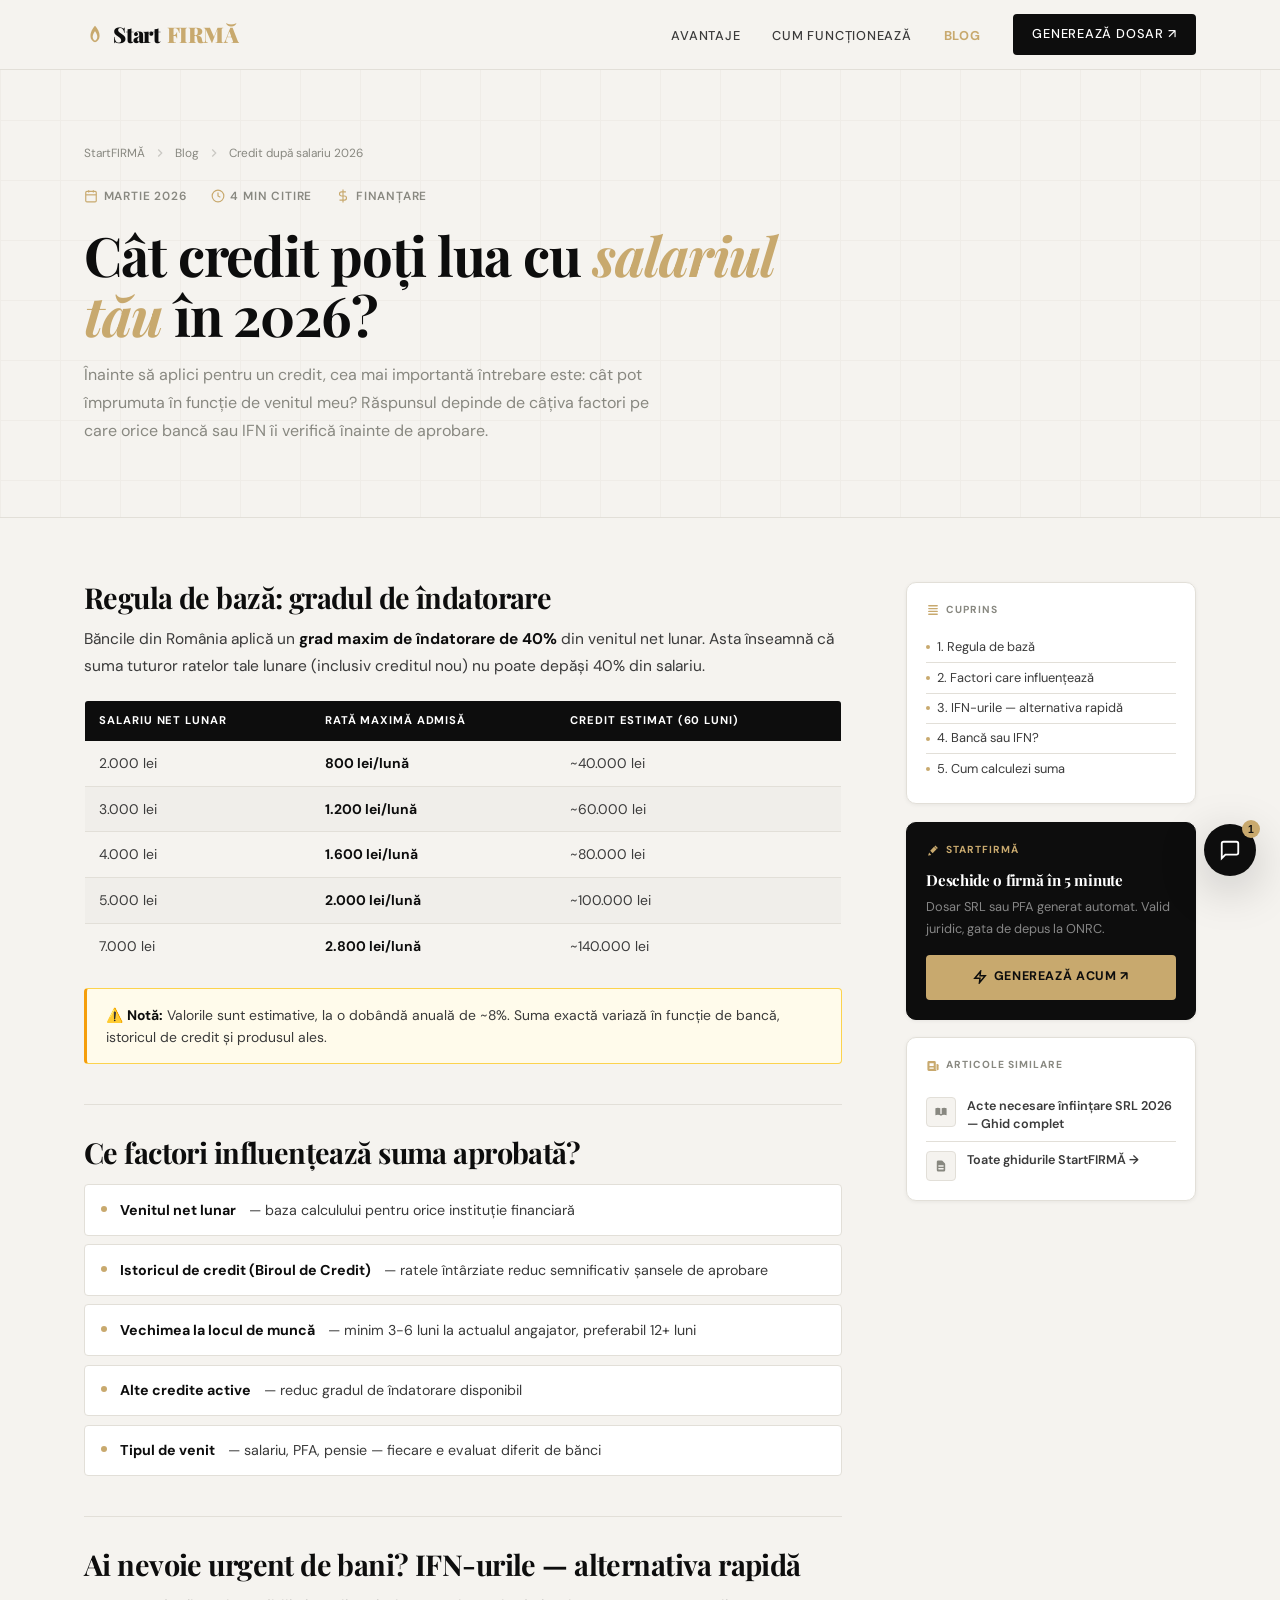
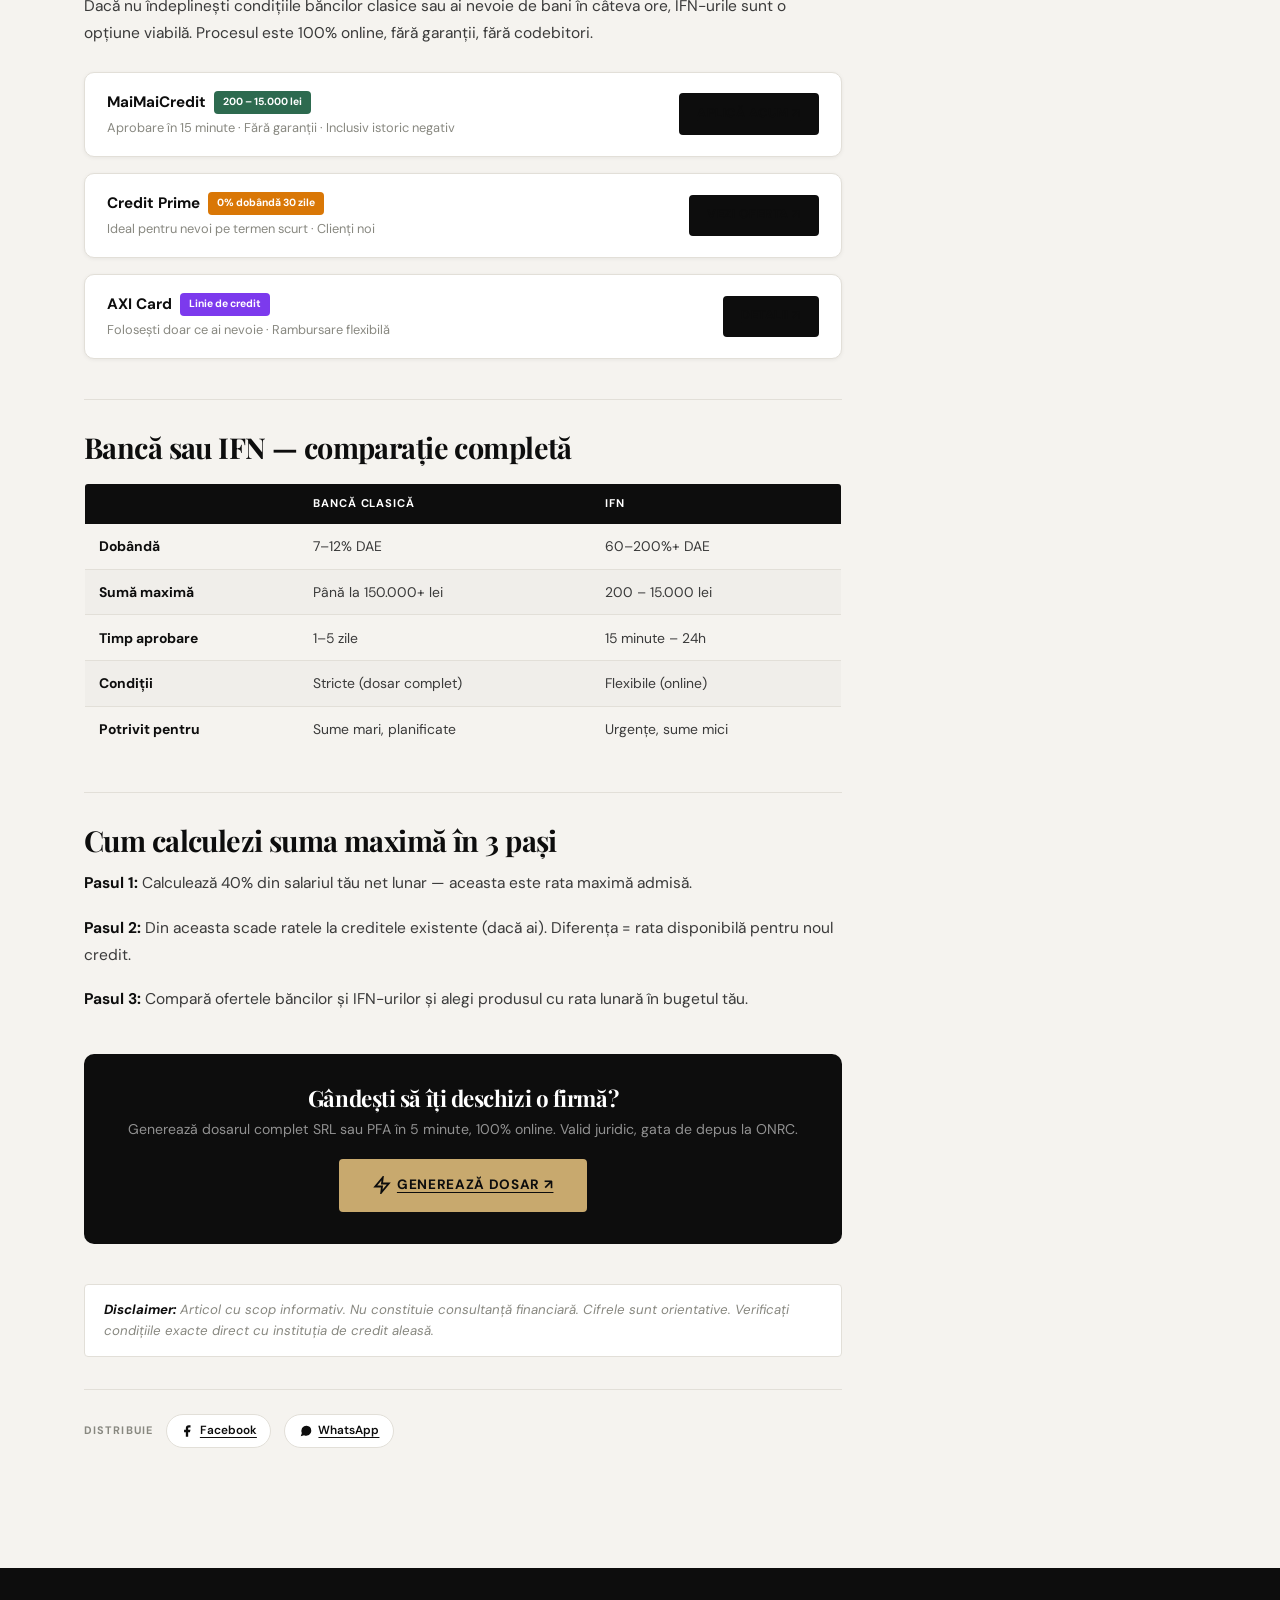
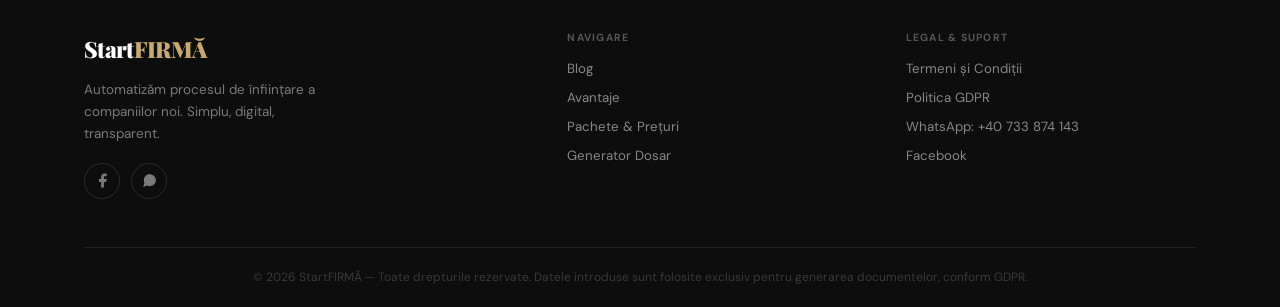
<file: blog/cat-credit-poti-lua-cu-salariul-tau-2026.html>
<!DOCTYPE html>
<html lang="ro">
<head>
  <meta charset="UTF-8">
  <meta name="viewport" content="width=device-width, initial-scale=1.0">
  <title>Cât credit poți lua cu salariul tău în 2026 — Calculator și Ghid | azisunt.com</title>
  <meta name="description" content="Află cât credit poți lua în 2026 în funcție de salariul net. Calculează suma maximă, compară ofertele băncilor și IFN-urilor din România. Ghid actualizat aprilie 2026.">
  <meta name="keywords" content="cat credit pot lua, grad indatorare 2026, credit cu salariul, ifn romania, credit rapid 2026">
  <meta name="robots" content="index, follow">
  <link rel="canonical" href="https://azisunt.com/blog/cat-credit-poti-lua-cu-salariul-tau-2026.html">
  <meta property="og:type" content="article">
  <meta property="og:title" content="Cât credit poți lua cu salariul tău în 2026?">
  <meta property="og:description" content="Calculator și ghid complet: suma maximă de credit în funcție de salariu, gradul de îndatorare și comparație bănci vs IFN.">
  <meta property="og:url" content="https://azisunt.com/blog/cat-credit-poti-lua-cu-salariul-tau-2026.html">
  <script type="application/ld+json">
  {"@context":"https://schema.org","@type":"Article","headline":"Cât credit poți lua cu salariul tău în 2026?","description":"Calculează suma maximă de credit pe care o poți accesa în funcție de salariul net în 2026","author":{"@type":"Organization","name":"StartFIRMĂ","url":"https://azisunt.com"},"publisher":{"@type":"Organization","name":"StartFIRMĂ","url":"https://azisunt.com"},"datePublished":"2026-03-01","dateModified":"2026-04-01"}
  </script>
  <link rel="preconnect" href="https://fonts.googleapis.com">
  <link rel="preconnect" href="https://fonts.gstatic.com" crossorigin>
  <link href="https://fonts.googleapis.com/css2?family=Playfair+Display:ital,wght@0,700;0,900;1,700&family=DM+Sans:ital,opsz,wght@0,9..40,300;0,9..40,400;0,9..40,500;0,9..40,600;1,9..40,400&display=swap" rel="stylesheet">
  <style>
    *, *::before, *::after { box-sizing: border-box; margin: 0; padding: 0; }
    html { scroll-behavior: smooth; font-size: 16px; -webkit-text-size-adjust: 100%; }
    :root {
      --bg:#f5f3ef; --bg-w:#fff; --ink:#0d0d0d; --ink2:#3a3a3a;
      --muted:#888880; --border:#e2dfd8; --gold:#c8a96e;
      --gold-bg:rgba(200,169,110,.1); --green:#2d6a4f; --green-bg:rgba(45,106,79,.1);
      --r:4px; --r-lg:10px;
    }
    body { font-family:'DM Sans',sans-serif; background:var(--bg); color:var(--ink); line-height:1.6; -webkit-font-smoothing:antialiased; overflow-x:hidden; }
    a { text-decoration:none; color:inherit; }
    img { max-width:100%; display:block; }
    h1,h2,h3,h4 { font-family:'Playfair Display',serif; line-height:1.1; letter-spacing:-.02em; color:var(--ink); }
    p { color:var(--ink2); line-height:1.75; }
    .wrap { max-width:1160px; margin:0 auto; padding:0 1.5rem; }

    /* ── NAVBAR ── */
    .site-nav { position:fixed; inset:0 0 auto; z-index:200; padding:.9rem 0; background:rgba(245,243,239,.96); backdrop-filter:blur(14px); -webkit-backdrop-filter:blur(14px); border-bottom:1px solid var(--border); }
    .nav-inner { display:flex; align-items:center; justify-content:space-between; gap:1rem; }
    .nav-logo { display:flex; align-items:center; gap:.45rem; font-family:'Playfair Display',serif; font-size:1.35rem; font-weight:900; color:var(--ink); letter-spacing:-.03em; flex-shrink:0; }
    .nav-logo span { color:var(--gold); }
    .nav-links { display:flex; align-items:center; gap:2rem; list-style:none; }
    .nav-links a { font-size:.8rem; font-weight:500; letter-spacing:.06em; text-transform:uppercase; color:var(--ink2); transition:color .2s; }
    .nav-links a:hover { color:var(--ink); }
    .nav-links a.active { color:var(--gold); font-weight:700; }
    .nav-cta { display:inline-flex; align-items:center; gap:.4rem; background:var(--ink); color:#fff !important; padding:.5rem 1.1rem; border-radius:var(--r); font-size:.78rem; font-weight:700; letter-spacing:.05em; text-transform:uppercase; border:2px solid var(--ink); transition:background .2s,color .2s; }
    .nav-cta:hover { background:transparent !important; color:var(--ink) !important; }
    .hamburger { display:none; flex-direction:column; gap:5px; cursor:pointer; background:none; border:none; padding:6px; flex-shrink:0; }
    .hamburger span { display:block; width:22px; height:2px; background:var(--ink); border-radius:2px; }
    .mob-menu { display:none; position:fixed; inset:0; background:var(--bg); z-index:300; flex-direction:column; align-items:center; justify-content:center; gap:2.2rem; padding:2rem; }
    .mob-menu.open { display:flex; }
    .mob-menu a { font-size:1.4rem; font-weight:700; font-family:'Playfair Display',serif; color:var(--ink); }
    .mob-menu a.active { color:var(--gold); }
    .mob-close { position:absolute; top:1.2rem; right:1.4rem; background:none; border:none; font-size:2.2rem; cursor:pointer; color:var(--ink); line-height:1; }
    .mob-cta { background:var(--ink); color:#fff !important; padding:.85rem 2.5rem; border-radius:var(--r); font-size:.9rem; font-weight:700; text-transform:uppercase; letter-spacing:.06em; margin-top:.5rem; }
    @media(max-width:768px){ .nav-links{display:none!important;} .hamburger{display:flex;} }

    /* ── HERO ── */
    .blog-hero { padding:9rem 0 4.5rem; background:var(--bg); border-bottom:1px solid var(--border); position:relative; overflow:hidden; }
    .blog-hero::before { content:''; position:absolute; inset:0; background-image:linear-gradient(var(--border) 1px,transparent 1px),linear-gradient(90deg,var(--border) 1px,transparent 1px); background-size:60px 60px; opacity:.3; pointer-events:none; }
    .hero-inner { position:relative; z-index:1; max-width:760px; }
    .breadcrumb { display:flex; align-items:center; gap:.5rem; font-size:.74rem; color:var(--muted); margin-bottom:1.5rem; flex-wrap:wrap; }
    .breadcrumb a { color:var(--muted); transition:color .2s; }
    .breadcrumb a:hover { color:var(--ink); }
    .breadcrumb svg { width:14px; height:14px; opacity:.4; }
    .blog-meta { display:flex; align-items:center; gap:1.5rem; flex-wrap:wrap; margin-bottom:1.2rem; }
    .blog-meta-item { display:flex; align-items:center; gap:.35rem; font-size:.74rem; font-weight:600; letter-spacing:.07em; text-transform:uppercase; color:var(--muted); }
    .blog-meta-item svg { width:14px; height:14px; stroke:var(--gold); fill:none; }
    .blog-hero h1 { font-size:clamp(1.9rem,4.5vw,3.4rem); margin-bottom:1rem; }
    .blog-hero h1 em { font-style:italic; color:var(--gold); }
    .blog-hero .lead { font-size:1rem; color:var(--muted); max-width:600px; }

    /* ── LAYOUT ── */
    .blog-layout { display:grid; grid-template-columns:1fr 290px; gap:4rem; padding:4rem 0 6rem; align-items:start; }
    @media(max-width:900px){ .blog-layout{grid-template-columns:1fr; gap:3rem;} .blog-sidebar{order:2;} }

    /* ── ARTICLE ── */
    .article-body { min-width:0; }
    .article-body h2 { font-size:clamp(1.25rem,2.8vw,1.8rem); margin:2.5rem 0 .8rem; padding-top:2rem; border-top:1px solid var(--border); }
    .article-body h2:first-of-type { border-top:none; margin-top:0; padding-top:0; }
    .article-body p { margin-bottom:1.1rem; font-size:.97rem; }
    .article-body strong { color:var(--ink); }
    .article-body a { color:var(--ink); text-decoration:underline; text-underline-offset:3px; }
    .article-body a:hover { color:var(--gold); }

    .doc-list { list-style:none; display:flex; flex-direction:column; gap:.55rem; margin:1rem 0 1.5rem; }
    .doc-list li { display:flex; align-items:flex-start; gap:.8rem; padding:.85rem 1rem; background:var(--bg-w); border:1px solid var(--border); border-radius:var(--r); font-size:.89rem; color:var(--ink2); line-height:1.55; }
    .doc-list li::before { content:''; flex-shrink:0; width:6px; height:6px; border-radius:50%; background:var(--gold); margin-top:7px; }
    .doc-list li strong { color:var(--ink); }

    .data-table { width:100%; border-collapse:collapse; margin:1.2rem 0; font-size:.87rem; border-radius:var(--r); overflow:hidden; border:1px solid var(--border); }
    .data-table th { background:var(--ink); color:#fff; padding:.7rem .9rem; text-align:left; font-size:.7rem; font-weight:700; letter-spacing:.08em; text-transform:uppercase; font-family:'DM Sans',sans-serif; }
    .data-table td { padding:.7rem .9rem; border-bottom:1px solid var(--border); color:var(--ink2); }
    .data-table tr:last-child td { border-bottom:none; }
    .data-table tr:nth-child(even) td { background:rgba(0,0,0,.02); }
    @media(max-width:600px){ .data-table{font-size:.8rem;} .data-table td,.data-table th{padding:.55rem .6rem;} }

    .warning-box { background:#fffbeb; border:1px solid #fcd34d; border-left:3px solid #f59e0b; border-radius:var(--r); padding:.9rem 1.2rem; margin:1.2rem 0; font-size:.87rem; color:var(--ink2); }
    .info-box { background:var(--bg-w); border:1px solid var(--border); border-left:3px solid var(--gold); border-radius:var(--r); padding:.9rem 1.2rem; margin:1.2rem 0; }
    .info-label { font-size:.68rem; font-weight:700; letter-spacing:.1em; text-transform:uppercase; color:var(--gold); margin-bottom:.3rem; }
    .info-box p { margin-bottom:0; font-size:.87rem; }

    /* Oferte IFN */
    .oferte { display:flex; flex-direction:column; gap:1rem; margin:1.5rem 0; }
    .oferta-card { background:var(--bg-w); border:1px solid var(--border); border-radius:var(--r-lg); padding:1.1rem 1.4rem; display:flex; justify-content:space-between; align-items:center; gap:1rem; box-shadow:0 1px 4px rgba(0,0,0,.06); }
    @media(max-width:520px){ .oferta-card{flex-direction:column; align-items:flex-start;} }
    .oferta-info strong { font-size:.95rem; color:var(--ink); display:flex; align-items:center; gap:.5rem; flex-wrap:wrap; }
    .oferta-badge { font-size:.65rem; font-weight:700; padding:.2rem .55rem; border-radius:4px; display:inline-block; }
    .badge-green { background:var(--green); color:#fff; }
    .badge-orange { background:#d97706; color:#fff; }
    .badge-purple { background:#7c3aed; color:#fff; }
    .oferta-info small { display:block; font-size:.8rem; color:var(--muted); margin-top:.2rem; }
    .oferta-btn { display:inline-flex; align-items:center; gap:.35rem; background:var(--ink); color:#fff; padding:.55rem 1rem; border-radius:var(--r); font-size:.78rem; font-weight:700; letter-spacing:.04em; text-transform:uppercase; border:2px solid var(--ink); transition:background .2s,color .2s; white-space:nowrap; }
    .oferta-btn:hover { background:transparent; color:var(--ink); }

    .step-p { margin-bottom:.8rem; font-size:.97rem; }

    .cta-block { background:var(--ink); border-radius:var(--r-lg); padding:2rem 1.8rem; text-align:center; margin:2.5rem 0; }
    .cta-block h3 { color:#fff; font-size:1.4rem; margin-bottom:.4rem; }
    .cta-block p { color:rgba(255,255,255,.55); font-size:.88rem; margin-bottom:1.1rem; }
    .cta-block .btn { display:inline-flex; align-items:center; gap:.4rem; background:var(--gold); color:var(--ink); padding:.85rem 2rem; border-radius:var(--r); font-size:.85rem; font-weight:700; letter-spacing:.05em; text-transform:uppercase; border:2px solid var(--gold); transition:background .2s,color .2s; }
    .cta-block .btn:hover { background:transparent; color:var(--gold); }

    .disclaimer { background:var(--bg-w); border:1px solid var(--border); border-radius:var(--r); padding:.9rem 1.2rem; margin:2rem 0; font-size:.83rem; color:var(--muted); font-style:italic; }

    .share-row { display:flex; align-items:center; gap:.8rem; flex-wrap:wrap; padding:1.5rem 0; border-top:1px solid var(--border); margin-top:2rem; }
    .share-label { font-size:.68rem; font-weight:700; letter-spacing:.1em; text-transform:uppercase; color:var(--muted); }
    .share-btn { display:inline-flex; align-items:center; gap:.35rem; padding:.4rem .85rem; border:1px solid var(--border); border-radius:100px; font-size:.74rem; font-weight:600; color:var(--ink2); background:var(--bg-w); transition:all .2s; }
    .share-btn:hover { border-color:var(--ink); color:var(--ink); }
    .share-btn svg { width:14px; height:14px; fill:currentColor; }

    /* ── SIDEBAR ── */
    .blog-sidebar { position:sticky; top:90px; }
    @media(max-width:900px){ .blog-sidebar{position:static;} }
    .sidebar-card { background:var(--bg-w); border:1px solid var(--border); border-radius:var(--r-lg); padding:1.2rem; margin-bottom:1.1rem; box-shadow:0 1px 4px rgba(0,0,0,.06); }
    .sidebar-label { font-size:.64rem; font-weight:700; letter-spacing:.1em; text-transform:uppercase; color:var(--muted); margin-bottom:.9rem; display:flex; align-items:center; gap:.35rem; }
    .sidebar-label svg { width:14px; height:14px; fill:var(--gold); }
    .toc { list-style:none; display:flex; flex-direction:column; }
    .toc li a { display:flex; align-items:center; gap:.45rem; font-size:.8rem; color:var(--ink2); padding:.28rem 0; border-bottom:1px solid var(--border); transition:color .2s; }
    .toc li:last-child a { border-bottom:none; }
    .toc li a::before { content:''; width:4px; height:4px; border-radius:50%; background:var(--gold); flex-shrink:0; }
    .toc li a:hover { color:var(--ink); }
    .promo-card { background:var(--ink)!important; border-color:var(--ink)!important; }
    .promo-card .sidebar-label { color:var(--gold); }
    .promo-card h4 { color:#fff; font-size:.95rem; margin-bottom:.4rem; }
    .promo-card p { color:rgba(255,255,255,.5); font-size:.8rem; margin-bottom:.9rem; }
    .promo-card .btn { display:flex; align-items:center; justify-content:center; gap:.4rem; background:var(--gold); color:var(--ink); padding:.65rem 1rem; border-radius:var(--r); font-size:.78rem; font-weight:700; letter-spacing:.05em; text-transform:uppercase; border:2px solid var(--gold); transition:background .2s,color .2s; }
    .promo-card .btn:hover { background:transparent; color:var(--gold); }
    .related-item { display:flex; gap:.65rem; align-items:flex-start; padding:.55rem 0; border-bottom:1px solid var(--border); }
    .related-item:last-child { border-bottom:none; padding-bottom:0; }
    .related-icon { width:30px; height:30px; flex-shrink:0; background:var(--bg); border:1px solid var(--border); border-radius:var(--r); display:flex; align-items:center; justify-content:center; }
    .related-icon svg { width:14px; height:14px; fill:var(--muted); }
    .related-item a { font-size:.79rem; font-weight:600; color:var(--ink2); line-height:1.4; }
    .related-item a:hover { color:var(--ink); }

    /* ── FOOTER ── */
    .site-footer { background:var(--ink); color:rgba(255,255,255,.7); padding:4rem 0 0; }
    .footer-grid { display:grid; grid-template-columns:1.5fr 1fr 1fr; gap:3rem; padding-bottom:3rem; border-bottom:1px solid rgba(255,255,255,.08); }
    @media(max-width:680px){ .footer-grid{grid-template-columns:1fr; gap:2rem;} }
    .footer-logo { font-family:'Playfair Display',serif; font-size:1.4rem; font-weight:900; color:#fff; letter-spacing:-.03em; margin-bottom:.7rem; }
    .footer-logo span { color:var(--gold); }
    .footer-desc { font-size:.84rem; color:rgba(255,255,255,.45); line-height:1.65; max-width:260px; }
    .footer-socials { display:flex; gap:.7rem; margin-top:1.1rem; }
    .footer-socials a { width:36px; height:36px; border-radius:50%; border:1px solid rgba(255,255,255,.12); display:flex; align-items:center; justify-content:center; color:rgba(255,255,255,.45); transition:border-color .2s,color .2s; }
    .footer-socials a:hover { border-color:var(--gold); color:var(--gold); }
    .footer-socials svg { width:17px; height:17px; fill:currentColor; }
    .footer-col h4 { font-size:.65rem; font-weight:700; letter-spacing:.12em; text-transform:uppercase; color:rgba(255,255,255,.3); margin-bottom:.9rem; font-family:'DM Sans',sans-serif; }
    .footer-col a { display:block; font-size:.83rem; color:rgba(255,255,255,.5); margin-bottom:.5rem; transition:color .2s; }
    .footer-col a:hover { color:#fff; }
    .footer-bottom { padding:1.2rem 0; font-size:.75rem; color:rgba(255,255,255,.22); text-align:center; }

    /* ── CHATBOT ── */
    #chatbot-widget { position:fixed; bottom:1.5rem; right:1.5rem; z-index:999; }
    #chatbot-toggle { width:52px; height:52px; border-radius:50%; background:var(--ink); color:#fff; border:none; cursor:pointer; font-size:1.3rem; display:flex; align-items:center; justify-content:center; box-shadow:0 12px 48px rgba(0,0,0,.22); transition:transform .2s; position:relative; }
    #chatbot-toggle:hover { transform:scale(1.06); }
    .chat-badge { position:absolute; top:-4px; right:-4px; width:18px; height:18px; background:var(--gold); color:var(--ink); font-size:.65rem; font-weight:700; border-radius:50%; display:flex; align-items:center; justify-content:center; }
    .chatbot-window { position:absolute; bottom:65px; right:0; width:320px; background:var(--bg-w); border:1px solid var(--border); border-radius:var(--r-lg); box-shadow:0 12px 48px rgba(0,0,0,.15); display:flex; flex-direction:column; overflow:hidden; max-height:500px; }
    .chatbot-header { display:flex; align-items:center; gap:.8rem; padding:1rem 1.2rem; background:var(--ink); color:#fff; }
    .chatbot-avatar { width:34px; height:34px; background:rgba(255,255,255,.1); border-radius:50%; display:flex; align-items:center; justify-content:center; }
    .chatbot-name { font-size:.88rem; font-weight:600; }
    .chatbot-status { font-size:.72rem; color:rgba(255,255,255,.5); display:flex; align-items:center; gap:.3rem; }
    .online-dot { width:6px; height:6px; border-radius:50%; background:#4ade80; display:inline-block; }
    .chatbot-close { margin-left:auto; background:none; border:none; color:rgba(255,255,255,.5); cursor:pointer; font-size:1.1rem; }
    .chatbot-messages { flex:1; overflow-y:auto; padding:1rem; display:flex; flex-direction:column; gap:.8rem; }
    .chat-msg.bot .chat-bubble { background:var(--bg); border:1px solid var(--border); border-radius:var(--r-lg); padding:.7rem 1rem; font-size:.84rem; color:var(--ink2); max-width:85%; }
    .chatbot-suggestions { display:flex; flex-wrap:wrap; gap:.4rem; padding:.8rem 1rem; border-top:1px solid var(--border); }
    .chatbot-suggestions button { font-size:.72rem; padding:.35rem .7rem; border:1px solid var(--border); border-radius:100px; background:var(--bg); color:var(--ink2); cursor:pointer; transition:all .2s; font-family:'DM Sans',sans-serif; }
    .chatbot-suggestions button:hover { border-color:var(--ink); color:var(--ink); }
    .chatbot-input-row { display:flex; border-top:1px solid var(--border); }
    .chatbot-input-row input { flex:1; border:none; outline:none; padding:.85rem 1rem; font-size:.88rem; background:var(--bg-w); font-family:'DM Sans',sans-serif; color:var(--ink); }
    .chatbot-input-row button { padding:0 1rem; background:var(--ink); color:#fff; border:none; cursor:pointer; font-size:1rem; transition:opacity .2s; }
    .chatbot-input-row button:hover { opacity:.8; }
    @media(max-width:500px){ .chatbot-window{width:calc(100vw - 3rem);} }
  </style>
</head>
<body>

  <!-- NAVBAR -->
  <nav class="site-nav" aria-label="Navigare principală">
    <div class="wrap nav-inner">
      <a href="../index.html" class="nav-logo" aria-label="StartFIRMĂ - Acasă">
        <svg width="22" height="22" viewBox="0 0 24 24" fill="none" aria-hidden="true" style="flex-shrink:0">
          <path d="M12 2C12 2 7 7 7 13C7 16.31 9.24 19.08 12 19.93C14.76 19.08 17 16.31 17 13C17 7 12 2 12 2Z" fill="#c8a96e"/>
          <path d="M12 8C12 8 9.5 11 9.5 14C9.5 15.93 10.57 17.61 12 18.27C13.43 17.61 14.5 15.93 14.5 14C14.5 11 12 8 12 8Z" fill="#f5f3ef"/>
        </svg>
        Start<span>FIRMĂ</span>
      </a>
      <ul class="nav-links">
        <li><a href="../index.html#avantaje">Avantaje</a></li>
        <li><a href="../index.html#pasi">Cum funcționează</a></li>
        <li><a href="index.html" class="active">Blog</a></li>
        <li><a href="../index.html#app" class="nav-cta">Generează Dosar ↗</a></li>
      </ul>
      <button class="hamburger" onclick="openMob()" aria-label="Deschide meniu" id="hamBtn">
        <span></span><span></span><span></span>
      </button>
    </div>
  </nav>

  <!-- MOBILE MENU -->
  <div class="mob-menu" id="mobMenu" role="dialog" aria-modal="true">
    <button class="mob-close" onclick="closeMob()" aria-label="Închide">×</button>
    <a href="../index.html#avantaje" onclick="closeMob()">Avantaje</a>
    <a href="../index.html#pasi" onclick="closeMob()">Cum funcționează</a>
    <a href="index.html" class="active" onclick="closeMob()">Blog</a>
    <a href="../index.html#app" class="mob-cta" onclick="closeMob()">Generează Dosar ↗</a>
  </div>

  <!-- HERO -->
  <section class="blog-hero">
    <div class="wrap">
      <div class="hero-inner">
        <nav class="breadcrumb" aria-label="Breadcrumb">
          <a href="../index.html">StartFIRMĂ</a>
          <svg viewBox="0 0 24 24" fill="none" stroke="currentColor" stroke-width="2"><polyline points="9 18 15 12 9 6"/></svg>
          <a href="index.html">Blog</a>
          <svg viewBox="0 0 24 24" fill="none" stroke="currentColor" stroke-width="2"><polyline points="9 18 15 12 9 6"/></svg>
          <span>Credit după salariu 2026</span>
        </nav>
        <div class="blog-meta">
          <span class="blog-meta-item">
            <svg viewBox="0 0 24 24" stroke-width="2"><rect x="3" y="4" width="18" height="18" rx="2"/><line x1="16" y1="2" x2="16" y2="6"/><line x1="8" y1="2" x2="8" y2="6"/><line x1="3" y1="10" x2="21" y2="10"/></svg>
            Martie 2026
          </span>
          <span class="blog-meta-item">
            <svg viewBox="0 0 24 24" stroke-width="2"><circle cx="12" cy="12" r="10"/><polyline points="12 6 12 12 16 14"/></svg>
            4 min citire
          </span>
          <span class="blog-meta-item">
            <svg viewBox="0 0 24 24" stroke-width="2"><line x1="12" y1="1" x2="12" y2="23"/><path d="M17 5H9.5a3.5 3.5 0 000 7h5a3.5 3.5 0 010 7H6"/></svg>
            Finanțare
          </span>
        </div>
        <h1>Cât credit poți lua cu <em>salariul tău</em> în 2026?</h1>
        <p class="lead">Înainte să aplici pentru un credit, cea mai importantă întrebare este: cât pot împrumuta în funcție de venitul meu? Răspunsul depinde de câțiva factori pe care orice bancă sau IFN îi verifică înainte de aprobare.</p>
      </div>
    </div>
  </section>

  <!-- CONTENT -->
  <div class="wrap">
    <div class="blog-layout">

      <article class="article-body">

        <h2 id="regula-baza">Regula de bază: gradul de îndatorare</h2>
        <p>Băncile din România aplică un <strong>grad maxim de îndatorare de 40%</strong> din venitul net lunar. Asta înseamnă că suma tuturor ratelor tale lunare (inclusiv creditul nou) nu poate depăși 40% din salariu.</p>

        <table class="data-table">
          <thead>
            <tr><th>Salariu net lunar</th><th>Rată maximă admisă</th><th>Credit estimat (60 luni)</th></tr>
          </thead>
          <tbody>
            <tr><td>2.000 lei</td><td><strong>800 lei/lună</strong></td><td>~40.000 lei</td></tr>
            <tr><td>3.000 lei</td><td><strong>1.200 lei/lună</strong></td><td>~60.000 lei</td></tr>
            <tr><td>4.000 lei</td><td><strong>1.600 lei/lună</strong></td><td>~80.000 lei</td></tr>
            <tr><td>5.000 lei</td><td><strong>2.000 lei/lună</strong></td><td>~100.000 lei</td></tr>
            <tr><td>7.000 lei</td><td><strong>2.800 lei/lună</strong></td><td>~140.000 lei</td></tr>
          </tbody>
        </table>

        <div class="warning-box">
          ⚠️ <strong>Notă:</strong> Valorile sunt estimative, la o dobândă anuală de ~8%. Suma exactă variază în funcție de bancă, istoricul de credit și produsul ales.
        </div>

        <h2 id="factori">Ce factori influențează suma aprobată?</h2>
        <ul class="doc-list">
          <li><strong>Venitul net lunar</strong> — baza calculului pentru orice instituție financiară</li>
          <li><strong>Istoricul de credit (Biroul de Credit)</strong> — ratele întârziate reduc semnificativ șansele de aprobare</li>
          <li><strong>Vechimea la locul de muncă</strong> — minim 3-6 luni la actualul angajator, preferabil 12+ luni</li>
          <li><strong>Alte credite active</strong> — reduc gradul de îndatorare disponibil</li>
          <li><strong>Tipul de venit</strong> — salariu, PFA, pensie — fiecare e evaluat diferit de bănci</li>
        </ul>

        <h2 id="ifn">Ai nevoie urgent de bani? IFN-urile — alternativa rapidă</h2>
        <p>Dacă nu îndeplinești condițiile băncilor clasice sau ai nevoie de bani în câteva ore, IFN-urile sunt o opțiune viabilă. Procesul este 100% online, fără garanții, fără codebitori.</p>

        <div class="oferte">
          <div class="oferta-card">
            <div class="oferta-info">
              <strong>MaiMaiCredit <span class="oferta-badge badge-green">200 – 15.000 lei</span></strong>
              <small>Aprobare în 15 minute · Fără garanții · Inclusiv istoric negativ</small>
            </div>
            <a href="https://l.profitshare.ro/l/15467995" target="_blank" rel="nofollow noopener" class="oferta-btn">Aplică acum ↗</a>
          </div>
          <div class="oferta-card">
            <div class="oferta-info">
              <strong>Credit Prime <span class="oferta-badge badge-orange">0% dobândă 30 zile</span></strong>
              <small>Ideal pentru nevoi pe termen scurt · Clienți noi</small>
            </div>
            <a href="https://l.profitshare.ro/l/15470411" target="_blank" rel="nofollow noopener" class="oferta-btn">Vezi oferta ↗</a>
          </div>
          <div class="oferta-card">
            <div class="oferta-info">
              <strong>AXI Card <span class="oferta-badge badge-purple">Linie de credit</span></strong>
              <small>Folosești doar ce ai nevoie · Rambursare flexibilă</small>
            </div>
            <a href="https://l.profitshare.ro/l/15470408" target="_blank" rel="nofollow noopener" class="oferta-btn">Detalii ↗</a>
          </div>
        </div>

        <h2 id="banca-vs-ifn">Bancă sau IFN — comparație completă</h2>

        <table class="data-table">
          <thead>
            <tr><th></th><th>Bancă clasică</th><th>IFN</th></tr>
          </thead>
          <tbody>
            <tr><td><strong>Dobândă</strong></td><td>7–12% DAE</td><td>60–200%+ DAE</td></tr>
            <tr><td><strong>Sumă maximă</strong></td><td>Până la 150.000+ lei</td><td>200 – 15.000 lei</td></tr>
            <tr><td><strong>Timp aprobare</strong></td><td>1–5 zile</td><td>15 minute – 24h</td></tr>
            <tr><td><strong>Condiții</strong></td><td>Stricte (dosar complet)</td><td>Flexibile (online)</td></tr>
            <tr><td><strong>Potrivit pentru</strong></td><td>Sume mari, planificate</td><td>Urgențe, sume mici</td></tr>
          </tbody>
        </table>

        <h2 id="pasi">Cum calculezi suma maximă în 3 pași</h2>
        <p class="step-p"><strong>Pasul 1:</strong> Calculează 40% din salariul tău net lunar — aceasta este rata maximă admisă.</p>
        <p class="step-p"><strong>Pasul 2:</strong> Din aceasta scade ratele la creditele existente (dacă ai). Diferența = rata disponibilă pentru noul credit.</p>
        <p class="step-p"><strong>Pasul 3:</strong> Compară ofertele băncilor și IFN-urilor și alegi produsul cu rata lunară în bugetul tău.</p>

        <div class="cta-block">
          <h3>Gândești să îți deschizi o firmă?</h3>
          <p>Generează dosarul complet SRL sau PFA în 5 minute, 100% online. Valid juridic, gata de depus la ONRC.</p>
          <a href="../index.html#app" class="btn">
            <svg width="18" height="18" viewBox="0 0 24 24" fill="none" stroke="currentColor" stroke-width="2.5"><path d="M13 2L3 14h9l-1 8 10-12h-9l1-8z"/></svg>
            Generează Dosar ↗
          </a>
        </div>

        <div class="disclaimer">
          <strong>Disclaimer:</strong> Articol cu scop informativ. Nu constituie consultanță financiară. Cifrele sunt orientative. Verificați condițiile exacte direct cu instituția de credit aleasă.
        </div>

        <div class="share-row">
          <span class="share-label">Distribuie</span>
          <a href="https://www.facebook.com/sharer/sharer.php?u=https://azisunt.com/blog/cat-credit-poti-lua-cu-salariul-tau-2026.html" target="_blank" rel="noopener" class="share-btn">
            <svg viewBox="0 0 24 24"><path d="M18 2h-3a5 5 0 00-5 5v3H7v4h3v8h4v-8h3l1-4h-4V7a1 1 0 011-1h3z"/></svg>
            Facebook
          </a>
          <a href="https://wa.me/?text=Cat%20credit%20poti%20lua%20in%202026%3A%20https%3A%2F%2Fazisunt.com%2Fblog%2Fcat-credit-poti-lua-cu-salariul-tau-2026.html" target="_blank" rel="noopener" class="share-btn">
            <svg viewBox="0 0 24 24"><path d="M21 11.5a8.38 8.38 0 01-.9 3.8 8.5 8.5 0 01-7.6 4.7 8.38 8.38 0 01-3.8-.9L3 21l1.9-5.7a8.38 8.38 0 01-.9-3.8 8.5 8.5 0 014.7-7.6 8.38 8.38 0 013.8-.9h.5a8.48 8.48 0 018 8v.5z"/></svg>
            WhatsApp
          </a>
        </div>

      </article>

      <!-- SIDEBAR -->
      <aside class="blog-sidebar">

        <div class="sidebar-card">
          <div class="sidebar-label">
            <svg viewBox="0 0 20 20"><path fill-rule="evenodd" d="M3 4a1 1 0 011-1h12a1 1 0 110 2H4a1 1 0 01-1-1zm0 4a1 1 0 011-1h12a1 1 0 110 2H4a1 1 0 01-1-1zm0 4a1 1 0 011-1h12a1 1 0 110 2H4a1 1 0 01-1-1zm0 4a1 1 0 011-1h12a1 1 0 110 2H4a1 1 0 01-1-1z" clip-rule="evenodd"/></svg>
            Cuprins
          </div>
          <ul class="toc">
            <li><a href="#regula-baza">1. Regula de bază</a></li>
            <li><a href="#factori">2. Factori care influențează</a></li>
            <li><a href="#ifn">3. IFN-urile — alternativa rapidă</a></li>
            <li><a href="#banca-vs-ifn">4. Bancă sau IFN?</a></li>
            <li><a href="#pasi">5. Cum calculezi suma</a></li>
          </ul>
        </div>

        <div class="sidebar-card promo-card">
          <div class="sidebar-label">
            <svg viewBox="0 0 20 20"><path d="M13.5 3.5L17 7l-1.5 1.5L12 5l1.5-1.5zM6 11l5.5-5.5 3.5 3.5L9.5 14.5 6 11zm-3 7l1.5-4.5L7.5 17 4 18z"/></svg>
            StartFIRMĂ
          </div>
          <h4>Deschide o firmă în 5 minute</h4>
          <p>Dosar SRL sau PFA generat automat. Valid juridic, gata de depus la ONRC.</p>
          <a href="../index.html#app" class="btn">
            <svg width="14" height="14" viewBox="0 0 24 24" fill="none" stroke="currentColor" stroke-width="2.5"><path d="M13 2L3 14h9l-1 8 10-12h-9l1-8z"/></svg>
            Generează acum ↗
          </a>
        </div>

        <div class="sidebar-card">
          <div class="sidebar-label">
            <svg viewBox="0 0 20 20"><path fill-rule="evenodd" d="M2 5a2 2 0 012-2h8a2 2 0 012 2v10a2 2 0 002 2H4a2 2 0 01-2-2V5zm3 1h6v4H5V6zm6 6H5v2h6v-2z" clip-rule="evenodd"/><path d="M15 7h1a2 2 0 012 2v5.5a1.5 1.5 0 01-3 0V7z"/></svg>
            Articole similare
          </div>
          <div class="related-item">
            <div class="related-icon">
              <svg viewBox="0 0 20 20"><path d="M9 4.804A7.968 7.968 0 005.5 4c-1.255 0-2.443.29-3.5.804v10A7.969 7.969 0 015.5 14c1.669 0 3.218.51 4.5 1.385A7.962 7.962 0 0114.5 14c1.255 0 2.443.29 3.5.804v-10A7.968 7.968 0 0014.5 4c-1.255 0-2.443.29-3.5.804V12a1 1 0 11-2 0V4.804z"/></svg>
            </div>
            <a href="acte-necesare-srl-2026.html">Acte necesare înființare SRL 2026 — Ghid complet</a>
          </div>
          <div class="related-item">
            <div class="related-icon">
              <svg viewBox="0 0 20 20"><path fill-rule="evenodd" d="M4 4a2 2 0 012-2h4.586A2 2 0 0112 2.586L15.414 6A2 2 0 0116 7.414V16a2 2 0 01-2 2H6a2 2 0 01-2-2V4zm2 6a1 1 0 011-1h6a1 1 0 110 2H7a1 1 0 01-1-1zm1 3a1 1 0 100 2h6a1 1 0 100-2H7z" clip-rule="evenodd"/></svg>
            </div>
            <a href="index.html">Toate ghidurile StartFIRMĂ →</a>
          </div>
        </div>

      </aside>
    </div>
  </div>

  <!-- FOOTER -->
  <footer class="site-footer">
    <div class="wrap">
      <div class="footer-grid">
        <div>
          <div class="footer-logo">Start<span>FIRMĂ</span></div>
          <p class="footer-desc">Automatizăm procesul de înființare a companiilor noi. Simplu, digital, transparent.</p>
          <div class="footer-socials">
            <a href="https://www.facebook.com/profile.php?id=100070906008433" target="_blank" rel="noopener" aria-label="Facebook"><svg viewBox="0 0 24 24"><path d="M18 2h-3a5 5 0 00-5 5v3H7v4h3v8h4v-8h3l1-4h-4V7a1 1 0 011-1h3z"/></svg></a>
            <a href="https://wa.me/40733874143" target="_blank" rel="noopener" aria-label="WhatsApp"><svg viewBox="0 0 24 24"><path d="M21 11.5a8.38 8.38 0 01-.9 3.8 8.5 8.5 0 01-7.6 4.7 8.38 8.38 0 01-3.8-.9L3 21l1.9-5.7a8.38 8.38 0 01-.9-3.8 8.5 8.5 0 014.7-7.6 8.38 8.38 0 013.8-.9h.5a8.48 8.48 0 018 8v.5z"/></svg></a>
          </div>
        </div>
        <div class="footer-col">
          <h4>Navigare</h4>
          <a href="index.html">Blog</a>
          <a href="../index.html#avantaje">Avantaje</a>
          <a href="../index.html#produse">Pachete &amp; Prețuri</a>
          <a href="../index.html#app">Generator Dosar</a>
        </div>
        <div class="footer-col">
          <h4>Legal &amp; Suport</h4>
          <a href="../termeni.html">Termeni și Condiții</a>
          <a href="../gdpr.html">Politica GDPR</a>
          <a href="https://wa.me/40733874143" target="_blank" rel="noopener">WhatsApp: +40 733 874 143</a>
          <a href="https://www.facebook.com/profile.php?id=100070906008433" target="_blank" rel="noopener">Facebook</a>
        </div>
      </div>
      <div class="footer-bottom">
        <p>© 2026 StartFIRMĂ — Toate drepturile rezervate. Datele introduse sunt folosite exclusiv pentru generarea documentelor, conform GDPR.</p>
      </div>
    </div>
  </footer>

  <!-- CHATBOT -->
  <div id="chatbot-widget">
    <button id="chatbot-toggle" onclick="toggleChat()" aria-label="Deschide chat">
      <svg width="22" height="22" viewBox="0 0 24 24" fill="none" stroke="currentColor" stroke-width="2" id="chat-icon-open"><path d="M21 15a2 2 0 01-2 2H7l-4 4V5a2 2 0 012-2h14a2 2 0 012 2z"/></svg>
      <svg width="22" height="22" viewBox="0 0 24 24" fill="none" stroke="currentColor" stroke-width="2.5" id="chat-icon-close" style="display:none"><line x1="18" y1="6" x2="6" y2="18"/><line x1="6" y1="6" x2="18" y2="18"/></svg>
      <span class="chat-badge" id="chat-notif">1</span>
    </button>
    <div id="chatbot-window" class="chatbot-window" style="display:none;">
      <div class="chatbot-header">
        <div class="chatbot-avatar"><svg width="18" height="18" viewBox="0 0 24 24" fill="none" stroke="currentColor" stroke-width="2"><rect x="3" y="11" width="18" height="11" rx="2"/><path d="M7 11V7a5 5 0 0110 0v4"/></svg></div>
        <div><div class="chatbot-name">StartBot</div><div class="chatbot-status"><span class="online-dot"></span> Online acum</div></div>
        <button class="chatbot-close" onclick="toggleChat()">×</button>
      </div>
      <div class="chatbot-messages" id="chat-messages">
        <div class="chat-msg bot"><div class="chat-bubble">Bună! 👋 Sunt <strong>StartBot</strong>.<br>Cu ce te pot ajuta?</div></div>
      </div>
      <div class="chatbot-suggestions" id="chat-suggestions">
        <button onclick="window.open('https://wa.me/40733874143','_blank')">💬 WhatsApp</button>
        <button onclick="sendQuickReply('Cât costă înființarea unui SRL?')">💰 Cât costă?</button>
        <button onclick="sendQuickReply('Cât durează?')">⏱ Durată?</button>
        <button onclick="sendQuickReply('Ce acte sunt necesare?')">📄 Acte?</button>
        <button onclick="sendQuickReply('Transport prin curier?')">🚚 Curier?</button>
      </div>
      <div class="chatbot-input-row">
        <label for="chat-input" style="display:none">Mesaj</label>
        <input type="text" id="chat-input" placeholder="Scrie o întrebare..." onkeydown="if(event.key==='Enter')sendChatMessage()">
        <button onclick="sendChatMessage()"><svg width="18" height="18" viewBox="0 0 24 24" fill="none" stroke="currentColor" stroke-width="2.5"><line x1="22" y1="2" x2="11" y2="13"/><polygon points="22 2 15 22 11 13 2 9 22 2"/></svg></button>
      </div>
    </div>
  </div>

  <script>
    function openMob(){document.getElementById('mobMenu').classList.add('open');document.body.style.overflow='hidden';}
    function closeMob(){document.getElementById('mobMenu').classList.remove('open');document.body.style.overflow='';}
    document.addEventListener('keydown',e=>{if(e.key==='Escape')closeMob();});

    window.toggleChat=function(){
      const win=document.getElementById('chatbot-window');
      const o=document.getElementById('chat-icon-open');
      const c=document.getElementById('chat-icon-close');
      const n=document.getElementById('chat-notif');
      const hidden=win.style.display==='none';
      win.style.display=hidden?'flex':'none';
      o.style.display=hidden?'none':'block';
      c.style.display=hidden?'block':'none';
      if(hidden&&n)n.style.display='none';
    };
    window.sendQuickReply=function(t){
      const s=document.querySelector('.chatbot-suggestions');
      if(s)s.style.display='none';
      appendMsg('user',t);
      setTimeout(()=>appendMsg('bot',getBotReply(t)),700);
    };
    window.sendChatMessage=function(){
      const inp=document.getElementById('chat-input');
      const t=inp.value.trim(); if(!t)return;
      inp.value=''; appendMsg('user',t);
      setTimeout(()=>appendMsg('bot',getBotReply(t)),700);
    };
    function appendMsg(role,text){
      const msgs=document.getElementById('chat-messages');
      const d=document.createElement('div'); d.className='chat-msg '+role;
      const b=document.createElement('div'); b.className='chat-bubble';
      b.innerHTML=text;
      if(role==='user'){b.style.cssText='background:var(--ink);color:#fff;border-radius:var(--r-lg);padding:.7rem 1rem;font-size:.84rem;margin-left:auto;max-width:85%;';}
      d.appendChild(b); msgs.appendChild(d); msgs.scrollTop=msgs.scrollHeight;
    }
    function getBotReply(t){
      t=t.toLowerCase();
      if(t.includes('cost')||t.includes('preț')||t.includes('ron'))return'SRL Digital: <strong>149 RON</strong>, SRL Complet: <strong>299 RON</strong>. PFA Digital: <strong>99 RON</strong>.';
      if(t.includes('dureaz')||t.includes('timp'))return'Dosarul se generează în <strong>5 minute</strong>. Înregistrarea la ONRC durează 3–7 zile lucrătoare.';
      if(t.includes('acte')||t.includes('documente'))return'Act Constitutiv, Declarații asociați/administratori și Contract de Comodat. Toate generate automat cu StartFIRMĂ!';
      if(t.includes('curier'))return'Da! La pachetele Complete (<strong>199/299 RON</strong>) trimitem dosarul fizic prin curier (~20 RON, plată la livrare).';
      return'Vă mulțumesc pentru întrebare! Vă pot ajuta pe <a href="https://wa.me/40733874143" target="_blank" style="color:var(--gold)">WhatsApp: 0733 874 143</a> 😊';
    }
  </script>
  <script src="../script.js" defer></script>
</body>
</html>
</file>
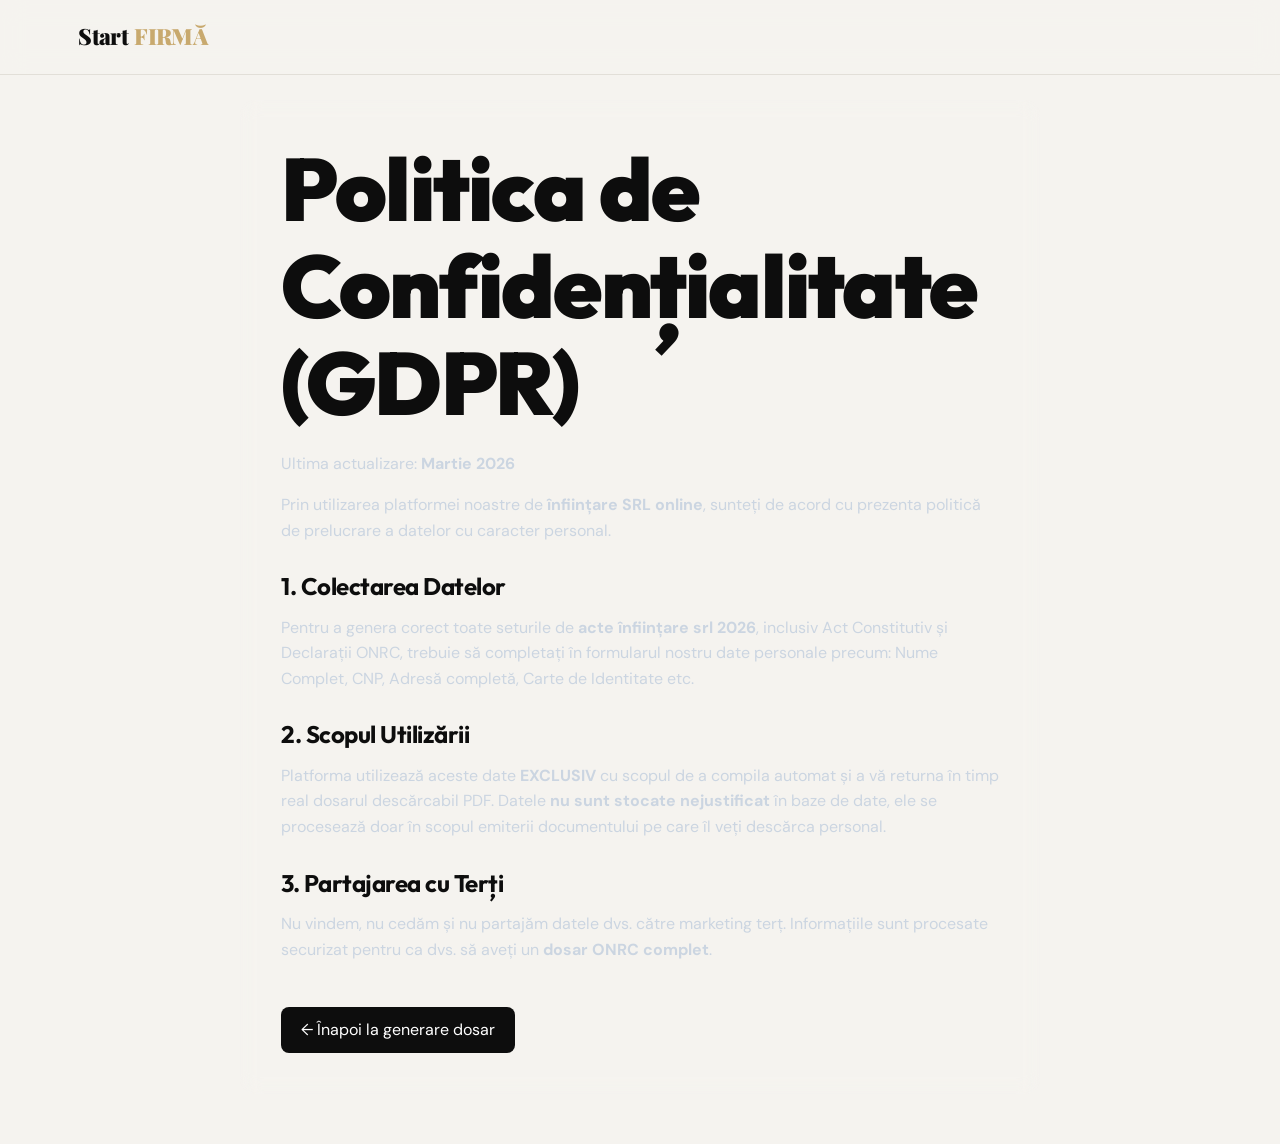
<file: infiintare-srl/gdpr.html>
<!DOCTYPE html>
<html lang="ro">
<head>
    <meta charset="UTF-8">
    <meta name="viewport" content="width=device-width, initial-scale=1.0">
    <title>Politica de Confidențialitate (GDPR) | StartSRL</title>
    <!-- Google Fonts -->
    <link rel="preconnect" href="https://fonts.googleapis.com">
    <link rel="preconnect" href="https://fonts.gstatic.com" crossorigin>
    <link href="https://fonts.googleapis.com/css2?family=Inter:wght@400;500;600;700&family=Outfit:wght@500;700;800&display=swap" rel="stylesheet">
    <link rel="stylesheet" href="style.css">
    <style>
        .legal-container {
            max-width: 800px;
            margin: 100px auto 50px;
            padding: 40px;
            background: rgba(255, 255, 255, 0.02);
            border: 1px solid rgba(255, 255, 255, 0.05);
            border-radius: 16px;
            backdrop-filter: blur(10px);
            color: #f1f5f9;
        }
        .legal-container h1 { font-family: 'Outfit', sans-serif; margin-bottom: 20px; color: var(--primary-color); }
        .legal-container h2 { font-family: 'Outfit', sans-serif; margin-top: 30px; margin-bottom: 15px; font-size: 1.5rem; }
        .legal-container p { margin-bottom: 15px; line-height: 1.6; color: #cbd5e1; }
        .legal-container a.btn-back { display: inline-block; margin-top: 30px; color: #fff; background: var(--primary-color); padding: 10px 20px; border-radius: 8px; text-decoration: none; }
    </style>
</head>
<body>
    <nav class="navbar scrolled">
        <div class="container nav-container">
            <a href="index.html" class="logo">
                <i class="ri-blaze-line"></i> Start<span>FIRMĂ</span>
            </a>
        </div>
    </nav>
    <div class="legal-container">
        <h1>Politica de Confidențialitate (GDPR)</h1>
        <p>Ultima actualizare: <strong>Martie 2026</strong></p>
        <p>Prin utilizarea platformei noastre de <strong>înființare SRL online</strong>, sunteți de acord cu prezenta politică de prelucrare a datelor cu caracter personal.</p>
        <h2>1. Colectarea Datelor</h2>
        <p>Pentru a genera corect toate seturile de <strong>acte înființare srl 2026</strong>, inclusiv Act Constitutiv și Declarații ONRC, trebuie să completați în formularul nostru date personale precum: Nume Complet, CNP, Adresă completă, Carte de Identitate etc.</p>
        <h2>2. Scopul Utilizării</h2>
        <p>Platforma utilizează aceste date <strong>EXCLUSIV</strong> cu scopul de a compila automat și a vă returna în timp real dosarul descărcabil PDF. Datele <strong>nu sunt stocate nejustificat</strong> în baze de date, ele se procesează doar în scopul emiterii documentului pe care îl veți descărca personal.</p>
        <h2>3. Partajarea cu Terți</h2>
        <p>Nu vindem, nu cedăm și nu partajăm datele dvs. către marketing terț. Informațiile sunt procesate securizat pentru ca dvs. să aveți un <strong>dosar ONRC complet</strong>.</p>
        <a href="index.html" class="btn-back">← Înapoi la generare dosar</a>
    </div>
</body>
</html>
</file>
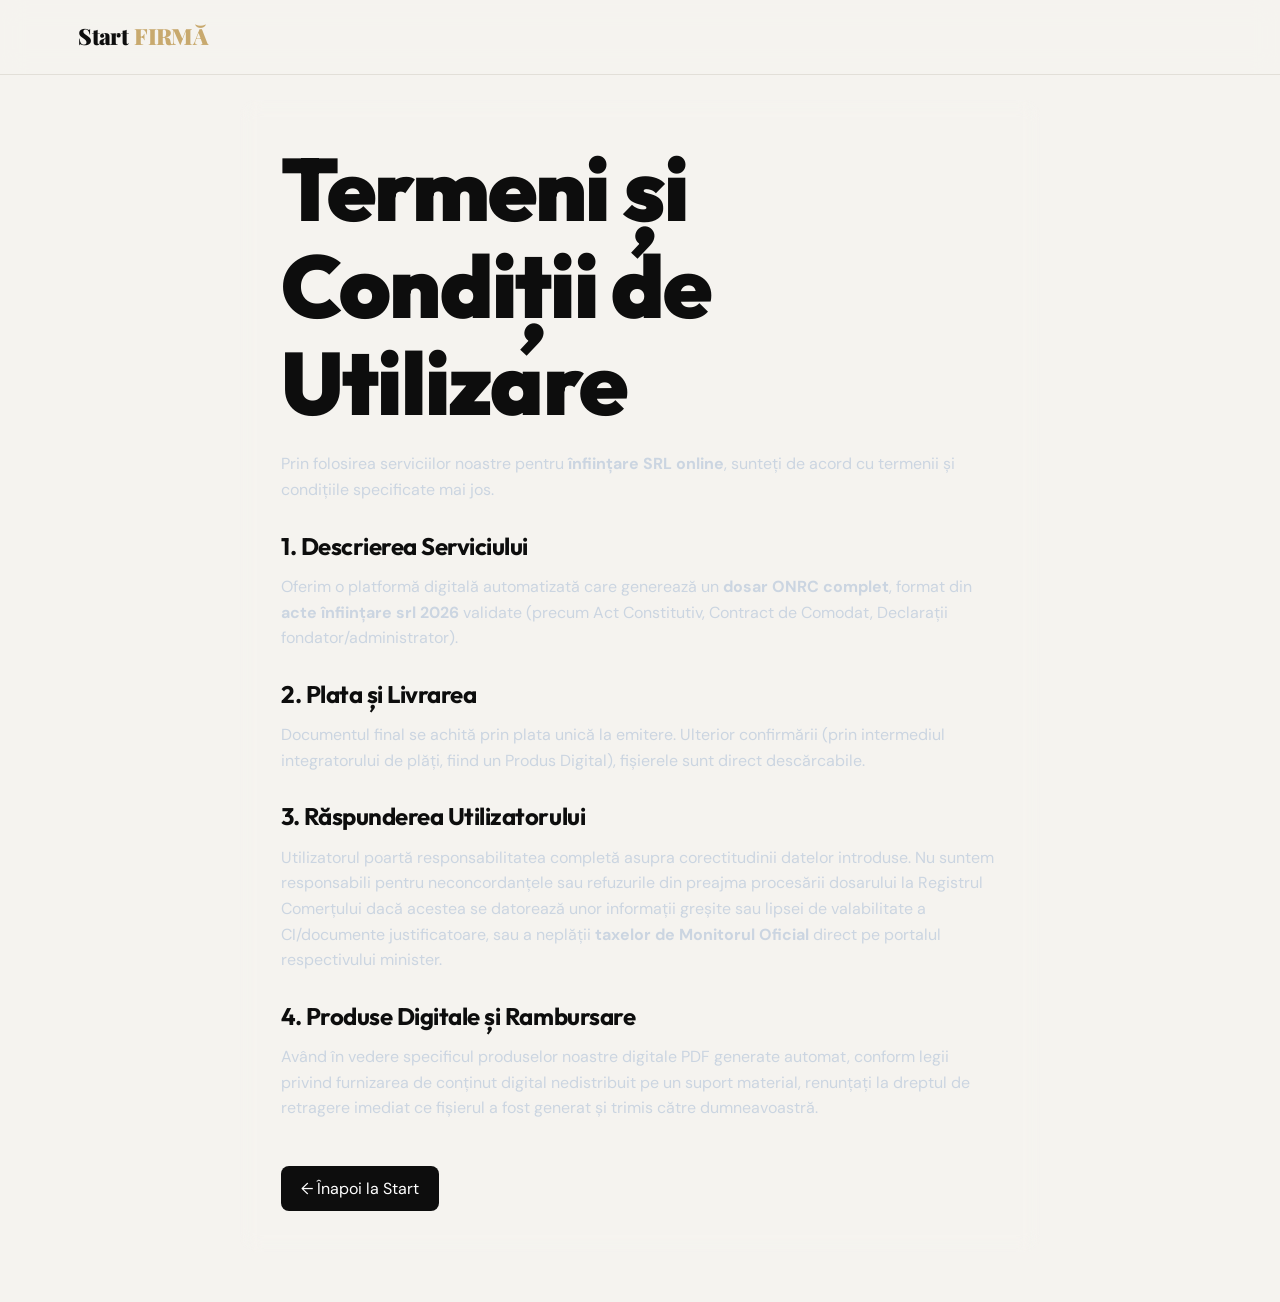
<file: infiintare-srl/termeni.html>
<!DOCTYPE html>
<html lang="ro">
<head>
    <meta charset="UTF-8">
    <meta name="viewport" content="width=device-width, initial-scale=1.0">
    <title>Termeni și Condiții | StartSRL</title>
    <!-- Google Fonts -->
    <link rel="preconnect" href="https://fonts.googleapis.com">
    <link rel="preconnect" href="https://fonts.gstatic.com" crossorigin>
    <link href="https://fonts.googleapis.com/css2?family=Inter:wght@400;500;600;700&family=Outfit:wght@500;700;800&display=swap" rel="stylesheet">
    <link rel="stylesheet" href="style.css">
    <style>
        .legal-container {
            max-width: 800px;
            margin: 100px auto 50px;
            padding: 40px;
            background: rgba(255, 255, 255, 0.02);
            border: 1px solid rgba(255, 255, 255, 0.05);
            border-radius: 16px;
            backdrop-filter: blur(10px);
            color: #f1f5f9;
        }
        .legal-container h1 { font-family: 'Outfit', sans-serif; margin-bottom: 20px; color: var(--primary-color); }
        .legal-container h2 { font-family: 'Outfit', sans-serif; margin-top: 30px; margin-bottom: 15px; font-size: 1.5rem; }
        .legal-container p { margin-bottom: 15px; line-height: 1.6; color: #cbd5e1; }
        .legal-container ul { margin-left: 20px; margin-bottom: 15px; color: #cbd5e1; }
        .legal-container a.btn-back { display: inline-block; margin-top: 30px; color: #fff; background: var(--primary-color); padding: 10px 20px; border-radius: 8px; text-decoration: none; }
    </style>
</head>
<body>
    <nav class="navbar scrolled">
        <div class="container nav-container">
            <a href="index.html" class="logo">
                <i class="ri-blaze-line"></i> Start<span>FIRMĂ</span>
            </a>
        </div>
    </nav>
    <div class="legal-container">
        <h1>Termeni și Condiții de Utilizare</h1>
        <p>Prin folosirea serviciilor noastre pentru <strong>înființare SRL online</strong>, sunteți de acord cu termenii și condițiile specificate mai jos.</p>
        
        <h2>1. Descrierea Serviciului</h2>
        <p>Oferim o platformă digitală automatizată care generează un <strong>dosar ONRC complet</strong>, format din <strong>acte înființare srl 2026</strong> validate (precum Act Constitutiv, Contract de Comodat, Declarații fondator/administrator).</p>
        
        <h2>2. Plata și Livrarea</h2>
        <p>Documentul final se achită prin plata unică la emitere. Ulterior confirmării (prin intermediul integratorului de plăți, fiind un Produs Digital), fișierele sunt direct descărcabile.</p>

        <h2>3. Răspunderea Utilizatorului</h2>
        <p>Utilizatorul poartă responsabilitatea completă asupra corectitudinii datelor introduse. Nu suntem responsabili pentru neconcordanțele sau refuzurile din preajma procesării dosarului la Registrul Comerțului dacă acestea se datorează unor informații greșite sau lipsei de valabilitate a CI/documente justificatoare, sau a neplății <strong>taxelor de Monitorul Oficial</strong> direct pe portalul respectivului minister.</p>

        <h2>4. Produse Digitale și Rambursare</h2>
        <p>Având în vedere specificul produselor noastre digitale PDF generate automat, conform legii privind furnizarea de conținut digital nedistribuit pe un suport material, renunțați la dreptul de retragere imediat ce fișierul a fost generat și trimis către dumneavoastră.</p>

        <a href="index.html" class="btn-back">← Înapoi la Start</a>
    </div>
</body>
</html>
</file>
<file: style.css>
/* =============================================================================
   StartFIRMĂ — Editorial Light Design 2026
   Inspirat din empiremetaverse.com: bold typography, white space, minimal UI
============================================================================= */

@import url('https://fonts.googleapis.com/css2?family=Playfair+Display:ital,wght@0,700;0,900;1,700&family=DM+Sans:wght@300;400;500;600&display=swap');

/* ── Variables ─────────────────────────────────────────────────────────── */
:root {
  --bg: #f5f3ef;
  --bg-white: #ffffff;
  --ink: #0d0d0d;
  --ink-light: #3a3a3a;
  --muted: #888880;
  --border: #e2dfd8;
  --accent: #1a1a1a;
  --accent-warm: #c8a96e;
  --green: #2d6a4f;
  --green-light: #e8f5ef;
  --card-bg: #ffffff;
  --shadow-sm: 0 1px 3px rgba(0, 0, 0, 0.06);
  --shadow-md: 0 4px 24px rgba(0, 0, 0, 0.08);
  --shadow-lg: 0 12px 48px rgba(0, 0, 0, 0.10);
  --radius: 4px;
  --radius-lg: 8px;

  /* Legacy compat */
  --primary-color: #0d0d0d;
  --secondary-color: #2d6a4f;
  --text-muted: #888880;
}

/* ── Reset ─────────────────────────────────────────────────────────────── */
*,
*::before,
*::after {
  box-sizing: border-box;
  margin: 0;
  padding: 0;
}

html {
  scroll-behavior: smooth;
  scroll-snap-type: y mandatory;
  font-size: 16px;
}

body {
  font-family: 'DM Sans', sans-serif;
  background: var(--bg);
  color: var(--ink);
  line-height: 1.6;
  -webkit-font-smoothing: antialiased;
  overflow-x: hidden;
}

/* ── Typography ─────────────────────────────────────────────────────────── */
h1,
h2,
h3,
h4 {
  font-family: 'Playfair Display', serif;
  line-height: 1.1;
  letter-spacing: -0.02em;
  color: var(--ink);
}

h1 {
  font-size: clamp(2.8rem, 7vw, 5.5rem);
  font-weight: 900;
}

h2 {
  font-size: clamp(2rem, 4vw, 3.2rem);
  font-weight: 700;
}

h3 {
  font-size: clamp(1.3rem, 2.5vw, 1.8rem);
  font-weight: 700;
}

h4 {
  font-size: 1.1rem;
  font-weight: 600;
  font-family: 'DM Sans', sans-serif;
}

p {
  color: var(--ink-light);
  font-size: 1rem;
  line-height: 1.7;
}

a {
  text-decoration: none;
  color: inherit;
}

/* ── Layout ─────────────────────────────────────────────────────────────── */
.container {
  max-width: 1200px;
  margin: 0 auto;
  padding: 0 2rem;
}

.container-sm {
  max-width: 780px;
  margin: 0 auto;
  padding: 0 2rem;
}

/* ── Navbar ─────────────────────────────────────────────────────────────── */
.navbar {
  position: fixed;
  top: 0;
  left: 0;
  right: 0;
  z-index: 100;
  padding: 1.2rem 0;
  background: transparent;
  transition: background 0.3s, border-bottom 0.3s;
}

.navbar.scrolled {
  background: rgba(245, 243, 239, 0.92);
  backdrop-filter: blur(12px);
  border-bottom: 1px solid var(--border);
}

/* ── Navbar over video hero — white text mode ── */
.navbar--video .logo { color: #0d0d0d; }
.navbar--video .logo span { color: #c8a96e; }
.navbar--video .nav-links a { color: rgba(13, 13, 13, 0.78); }
.navbar--video .nav-links a:hover { color: #0d0d0d; }
.navbar--video .mobile-cta-btn {
  background: #c8a96e;
  color: #0d0d0d;
  border-color: #c8a96e;
}
.navbar--video .btn-primary-small {
  background: rgba(255, 255, 255, 0.12) !important;
  color: #ffffff !important;
  border: 2px solid rgba(255, 255, 255, 0.4) !important;
}
.navbar--video .btn-primary-small:hover {
  background: rgba(255, 255, 255, 0.22) !important;
}
/* scrolled state overrides video state */
.navbar.scrolled .logo { color: var(--ink); }
.navbar.scrolled .logo span { color: var(--accent-warm); }
.navbar.scrolled .nav-links a { color: var(--ink); }
.navbar.scrolled .mobile-cta-btn {
  background: var(--ink);
  color: #fff;
  border-color: var(--ink);
}

.nav-container {
  display: flex;
  align-items: center;
  justify-content: space-between;
}

.logo {
  font-family: 'Playfair Display', serif;
  font-size: 1.4rem;
  font-weight: 900;
  color: var(--ink);
  display: flex;
  align-items: center;
  gap: 0.4rem;
  letter-spacing: -0.03em;
}

.logo span {
  color: var(--accent-warm);
}

.logo i {
  font-size: 1.2rem;
  color: var(--accent-warm);
}

.nav-links {
  list-style: none;
  display: flex;
  align-items: center;
  gap: 2.5rem;
}

.nav-links a {
  font-size: 0.88rem;
  font-weight: 500;
  letter-spacing: 0.06em;
  text-transform: uppercase;
  color: var(--ink-light);
  transition: color 0.2s;
}

.nav-links a:hover {
  color: var(--ink);
}

/* ── Buttons ────────────────────────────────────────────────────────────── */
.btn-primary,
.btn-primary-small {
  display: inline-flex;
  align-items: center;
  gap: 0.5rem;
  background: var(--ink);
  color: #fff;
  padding: 0.85rem 1.8rem;
  border-radius: var(--radius);
  font-size: 0.88rem;
  font-weight: 600;
  letter-spacing: 0.05em;
  text-transform: uppercase;
  border: 2px solid var(--ink);
  cursor: pointer;
  transition: background 0.2s, color 0.2s, transform 0.15s;
}

.btn-primary:hover,
.btn-primary-small:hover {
  background: transparent;
  color: var(--ink);
  transform: translateY(-1px);
}

.btn-secondary,
.btn-secondary-small {
  display: inline-flex;
  align-items: center;
  gap: 0.5rem;
  background: transparent;
  color: var(--ink);
  padding: 0.85rem 1.8rem;
  border-radius: var(--radius);
  font-size: 0.88rem;
  font-weight: 600;
  letter-spacing: 0.05em;
  text-transform: uppercase;
  border: 2px solid var(--ink);
  cursor: pointer;
  transition: background 0.2s, color 0.2s, transform 0.15s;
}

.btn-secondary:hover,
.btn-secondary-small:hover {
  background: var(--ink);
  color: #fff;
  transform: translateY(-1px);
}

.btn-next {
  width: 100%;
  justify-content: center;
  margin-top: 1.5rem;
  font-size: 0.9rem;
}

.btn-onrc {
  display: inline-flex;
  align-items: center;
  gap: 0.5rem;
  background: var(--green);
  color: #fff;
  padding: 0.7rem 1.4rem;
  border-radius: var(--radius);
  font-size: 0.85rem;
  font-weight: 600;
  border: none;
  cursor: pointer;
  transition: opacity 0.2s;
  margin-top: 0.5rem;
}

.btn-onrc:hover {
  opacity: 0.85;
}

.btn-massive {
  display: inline-flex;
  align-items: center;
  gap: 0.75rem;
  background: var(--ink);
  color: #fff;
  padding: 1.1rem 2.5rem;
  border-radius: var(--radius);
  font-size: 1rem;
  font-weight: 700;
  letter-spacing: 0.08em;
  text-transform: uppercase;
  border: none;
  cursor: pointer;
  transition: opacity 0.2s, transform 0.15s;
}

.btn-massive:hover {
  opacity: 0.85;
  transform: translateY(-2px);
}

.btn-massive:disabled {
  opacity: 0.5;
  cursor: not-allowed;
  transform: none;
}

/* ── Hero ───────────────────────────────────────────────────────────────── */
.hero {
  min-height: 100vh;
  display: flex;
  align-items: center;
  padding: 8rem 0 5rem;
  background: var(--bg);
  position: relative;
  overflow: hidden;
}

/* Subtle grid texture */
.hero::before {
  content: '';
  position: absolute;
  inset: 0;
  background-image:
    linear-gradient(var(--border) 1px, transparent 1px),
    linear-gradient(90deg, var(--border) 1px, transparent 1px);
  background-size: 60px 60px;
  opacity: 0.4;
  pointer-events: none;
}

.hero-container {
  display: grid;
  grid-template-columns: 1fr 1fr;
  gap: 5rem;
  align-items: center;
  position: relative;
  z-index: 1;
}

.hero-eyebrow {
  display: inline-flex;
  align-items: center;
  gap: 0.5rem;
  font-size: 0.75rem;
  font-weight: 600;
  letter-spacing: 0.12em;
  text-transform: uppercase;
  color: var(--muted);
  margin-bottom: 1.5rem;
}

.hero-eyebrow::before {
  content: '';
  display: inline-block;
  width: 24px;
  height: 1px;
  background: var(--muted);
}

.badge {
  display: inline-flex;
  align-items: center;
  gap: 0.5rem;
  font-size: 0.75rem;
  font-weight: 600;
  letter-spacing: 0.12em;
  text-transform: uppercase;
  color: var(--muted);
  margin-bottom: 1.5rem;
}

.badge::before {
  content: '';
  display: inline-block;
  width: 24px;
  height: 1px;
  background: var(--accent-warm);
}

.hero h1 {
  margin-bottom: 1.5rem;
}

.hero h1 em {
  font-style: italic;
  color: var(--accent-warm);
}

.hero>.container>.hero-container>.hero-content>p {
  font-size: 1.05rem;
  color: var(--muted);
  max-width: 480px;
  margin-bottom: 2.5rem;
}

.hero-actions {
  display: flex;
  gap: 1rem;
  flex-wrap: wrap;
  margin-bottom: 3rem;
}

.trust-indicators {
  display: flex;
  gap: 2rem;
  flex-wrap: wrap;
}

.trust-item {
  display: flex;
  align-items: center;
  gap: 0.5rem;
  font-size: 0.82rem;
  font-weight: 500;
  color: var(--muted);
  letter-spacing: 0.02em;
}

.trust-item i {
  color: var(--green);
  font-size: 1rem;
}

/* Hero Visual — minimal card */
.hero-visual {
  display: flex;
  justify-content: flex-end;
}

.mockup-card {
  background: var(--bg-white);
  border: 1px solid var(--border);
  border-radius: var(--radius-lg);
  padding: 2rem;
  width: 100%;
  max-width: 420px;
  box-shadow: var(--shadow-lg);
  min-height: 400px;
}

.card-header {
  display: flex;
  align-items: center;
  gap: 0.6rem;
  font-size: 0.8rem;
  font-weight: 600;
  letter-spacing: 0.08em;
  text-transform: uppercase;
  color: var(--muted);
  border-bottom: 1px solid var(--border);
  padding-bottom: 1rem;
  margin-bottom: 1.5rem;
}

.card-header i {
  color: var(--accent-warm);
  font-size: 1rem;
}

.step-progress {
  display: flex;
  flex-direction: column;
  gap: 1rem;
}

.step {
  display: flex;
  align-items: center;
  gap: 1rem;
  padding: 1rem 1.2rem;
  border: 1px solid var(--border);
  border-radius: var(--radius);
  background: var(--bg);
  transition: all 0.3s;
}

.step.active {
  border-color: var(--ink);
  background: var(--bg-white);
}

.step i {
  font-size: 1.2rem;
  color: var(--muted);
}

.step.active i {
  color: var(--ink);
}

.step span {
  flex: 1;
  font-size: 0.9rem;
  font-weight: 500;
  color: var(--muted);
}

.step.active span {
  color: var(--ink);
}

.status-badge {
  font-size: 0.7rem;
  font-weight: 700;
  letter-spacing: 0.08em;
  text-transform: uppercase;
  padding: 0.3rem 0.7rem;
  border-radius: 100px;
  background: var(--green);
  color: #fff;
}

.status-badge.pending {
  background: var(--border);
  color: var(--muted);
}

/* ── Ticker / Marquee ──────────────────────────────────────────────────── */
.ticker-section {
  background: var(--ink);
  color: #fff;
  padding: 1rem 0;
  overflow: hidden;
  position: relative;
  z-index: 10;
}

/* Prima sectiune dupa hero are margin-top pentru spatiu de scroll */
.hero-scroll-area+.ticker-section {
  margin-top: 0;
}

.ticker-track {
  display: flex;
  white-space: nowrap;
  animation: ticker 20s linear infinite;
  gap: 4rem;
}

.ticker-item {
  display: inline-flex;
  align-items: center;
  gap: 0.8rem;
  font-size: 0.8rem;
  font-weight: 600;
  letter-spacing: 0.1em;
  text-transform: uppercase;
  color: rgba(255, 255, 255, 0.7);
  flex-shrink: 0;
}

.ticker-item i {
  color: var(--accent-warm);
}

@keyframes ticker {
  from {
    transform: translateX(0);
  }

  to {
    transform: translateX(-50%);
  }
}

/* ── Products Section ──────────────────────────────────────────────────── */
.products-preview {
  padding: 8rem 0;
  background: var(--bg-white);
  position: relative;
  z-index: 10;
}

.section-header {
  margin-bottom: 4rem;
}

.section-header .eyebrow {
  font-size: 0.75rem;
  font-weight: 600;
  letter-spacing: 0.14em;
  text-transform: uppercase;
  color: var(--accent-warm);
  display: flex;
  align-items: center;
  gap: 0.5rem;
  margin-bottom: 1rem;
}

.section-header .eyebrow::before {
  content: '';
  display: inline-block;
  width: 20px;
  height: 1px;
  background: var(--accent-warm);
}

.section-header h2 {
  margin-bottom: 0.8rem;
}

.section-header p {
  color: var(--muted);
  font-size: 1.05rem;
}

.products-grid {
  display: grid;
  grid-template-columns: repeat(3, 1fr);
  gap: 2px;
  border: 1px solid var(--border);
  border-radius: var(--radius-lg);
  overflow: hidden;
}

.products-grid-4 {
  grid-template-columns: repeat(4, 1fr);
}

@media (max-width: 900px) {
  .products-grid-4 {
    grid-template-columns: repeat(2, 1fr);
  }
}

@media (max-width: 500px) {
  .products-grid-4 {
    grid-template-columns: 1fr;
  }
}

.product-card {
  background: var(--bg-white);
  padding: 2.5rem 2rem;
  position: relative;
  transition: background 0.25s;
  border-right: 1px solid var(--border);
}

.product-card:last-child {
  border-right: none;
}

.product-card:hover {
  background: var(--bg);
}

.product-card.premium-card {
  background: var(--ink);
}

.product-card.premium-card:hover {
  background: #1a1a1a;
}

.product-card.premium-card h3,
.product-card.premium-card p,
.product-card.premium-card .new-price {
  color: #fff;
}

.product-card.premium-card .old-price {
  color: rgba(255, 255, 255, 0.4);
}

.product-badge {
  font-size: 0.65rem;
  font-weight: 700;
  letter-spacing: 0.12em;
  text-transform: uppercase;
  color: var(--accent-warm);
  margin-bottom: 1.5rem;
}

.premium-card .product-badge {
  color: var(--accent-warm);
}

.product-icon {
  font-size: 2rem;
  color: var(--ink);
  margin-bottom: 1.2rem;
}

.premium-card .product-icon {
  color: var(--accent-warm);
}

.product-card h3 {
  margin-bottom: 1rem;
  font-size: 1.4rem;
}

.product-price {
  display: flex;
  align-items: baseline;
  gap: 0.8rem;
  margin-bottom: 1rem;
}

.old-price {
  font-size: 0.9rem;
  color: var(--muted);
  text-decoration: line-through;
  font-weight: 400;
}

.new-price {
  font-size: 2.4rem;
  font-weight: 900;
  font-family: 'Playfair Display', serif;
  color: var(--ink);
  line-height: 1;
}

.product-card p {
  font-size: 0.9rem;
  color: var(--muted);
  margin-bottom: 2rem;
}

.premium-card p {
  color: rgba(255, 255, 255, 0.6);
}

/* ── Features ───────────────────────────────────────────────────────────── */
.features {
  padding: 8rem 0;
  background: var(--bg);
  position: relative;
  z-index: 10;
}

.features-grid {
  display: grid;
  grid-template-columns: repeat(3, 1fr);
  gap: 2rem;
}

.feature-card {
  padding: 2.5rem;
  background: var(--bg-white);
  border: 1px solid var(--border);
  border-radius: var(--radius-lg);
  transition: box-shadow 0.25s, transform 0.25s;
}

.feature-card:hover {
  box-shadow: var(--shadow-md);
  transform: translateY(-4px);
}

.icon-box {
  width: 48px;
  height: 48px;
  display: flex;
  align-items: center;
  justify-content: center;
  background: var(--bg);
  border: 1px solid var(--border);
  border-radius: var(--radius);
  font-size: 1.3rem;
  color: var(--ink);
  margin-bottom: 1.5rem;
}

.feature-card h3 {
  font-size: 1.15rem;
  margin-bottom: 0.8rem;
}

.feature-card p {
  font-size: 0.9rem;
}

/* ── How It Works ───────────────────────────────────────────────────────── */
.how-it-works {
  padding: 8rem 0;
  background: var(--bg-white);
  position: relative;
  z-index: 10;
}

.timeline {
  display: grid;
  grid-template-columns: repeat(3, 1fr);
  gap: 0;
  position: relative;
}

.timeline::before {
  content: '';
  position: absolute;
  top: 28px;
  left: calc(100% / 6);
  right: calc(100% / 6);
  height: 1px;
  background: var(--border);
  z-index: 0;
}

.timeline-item {
  display: flex;
  flex-direction: column;
  align-items: center;
  text-align: center;
  padding: 0 2rem;
  position: relative;
  z-index: 1;
}

.timeline-dot {
  width: 56px;
  height: 56px;
  border-radius: 50%;
  display: flex;
  align-items: center;
  justify-content: center;
  font-size: 1.2rem;
  font-weight: 900;
  font-family: 'Playfair Display', serif;
  background: var(--bg-white);
  border: 2px solid var(--ink);
  color: var(--ink);
  margin-bottom: 1.5rem;
  transition: background 0.25s, color 0.25s;
}

.timeline-item:hover .timeline-dot {
  background: var(--ink);
  color: #fff;
}

.timeline-content {
  text-align: center;
}

.timeline-content h3 {
  font-size: 1.1rem;
  margin-bottom: 0.6rem;
}

.timeline-content p {
  font-size: 0.88rem;
  color: var(--muted);
}

/* Glass panel compat */
.glass-panel {
  background: var(--bg-white);
  border: 1px solid var(--border);
}

/* ── SaaS App / Form Section ─────────────────────────────────────────────── */
.saas-app {
  padding: 8rem 0;
  background: var(--bg);
  position: relative;
  z-index: 10;
}

.saas-app>.container-sm>.section-header {
  text-align: center;
  margin-bottom: 3rem;
}

.app-interface {
  background: var(--bg-white);
  border: 1px solid var(--border);
  border-radius: var(--radius-lg);
  overflow: hidden;
  box-shadow: var(--shadow-lg);
}

/* Progress Bar */
.app-progress {
  display: grid;
  grid-template-columns: repeat(4, 1fr);
  border-bottom: 1px solid var(--border);
}

.progress-step {
  padding: 1rem;
  text-align: center;
  font-size: 0.72rem;
  font-weight: 600;
  letter-spacing: 0.06em;
  text-transform: uppercase;
  color: var(--muted);
  border-right: 1px solid var(--border);
  transition: color 0.25s, background 0.25s;
}

.progress-step:last-child {
  border-right: none;
}

.progress-step.active {
  color: var(--ink);
  background: var(--bg);
  border-bottom: 2px solid var(--ink);
  margin-bottom: -1px;
}

/* Steps */
.app-step {
  display: none;
  padding: 2.5rem;
}

.app-step.active-step {
  display: block;
}

.app-step h3 {
  margin-bottom: 0.5rem;
}

.step-desc {
  color: var(--muted);
  font-size: 0.92rem;
  margin-bottom: 2rem;
}

/* Form Elements */
.form-container {
  display: flex;
  flex-direction: column;
  gap: 1rem;
}

.input-row {
  display: flex;
  gap: 1rem;
}

.grid-2 {
  display: grid;
  grid-template-columns: 1fr 1fr;
  gap: 1rem;
}

.grid-3 {
  display: grid;
  grid-template-columns: 1fr 1fr 1fr;
  gap: 1rem;
}

.input-group {
  display: flex;
  flex-direction: column;
  gap: 0.4rem;
  flex: 1;
}

.input-group label {
  font-size: 0.78rem;
  font-weight: 600;
  letter-spacing: 0.06em;
  text-transform: uppercase;
  color: var(--muted);
}

.input-group input,
.input-group select,
.input-group textarea {
  padding: 0.85rem 1rem;
  background: var(--bg);
  border: 1px solid var(--border);
  border-radius: var(--radius);
  font-size: 0.92rem;
  color: var(--ink);
  font-family: 'DM Sans', sans-serif;
  transition: border-color 0.2s, box-shadow 0.2s;
  width: 100%;
  outline: none;
  -webkit-appearance: none;
}

.input-group input:focus,
.input-group select:focus {
  border-color: var(--ink);
  box-shadow: 0 0 0 3px rgba(13, 13, 13, 0.06);
  background: var(--bg-white);
}

.input-group input::placeholder {
  color: #bbb;
}

.checkbox-group {
  flex-direction: row !important;
  align-items: center;
  gap: 0.5rem !important;
}

.checkbox-group input[type="checkbox"] {
  width: auto !important;
  margin: 0;
}

/* CAEN Search */
.search-container {
  position: relative;
}

.search-results-box {
  position: absolute;
  top: 100%;
  left: 0;
  right: 0;
  z-index: 50;
  background: var(--bg-white);
  border: 1px solid var(--border);
  border-top: none;
  border-radius: 0 0 var(--radius) var(--radius);
  max-height: 220px;
  overflow-y: auto;
  display: none;
  box-shadow: var(--shadow-md);
}

.search-result-item {
  padding: 0.75rem 1rem;
  font-size: 0.88rem;
  cursor: pointer;
  transition: background 0.15s;
  border-bottom: 1px solid var(--border);
}

.search-result-item:hover {
  background: var(--bg);
}

.search-result-item strong {
  color: var(--ink);
}

.search-no-results {
  padding: 0.75rem 1rem;
  font-size: 0.88rem;
  color: var(--muted);
}

/* Comodat Section */
.comodat-section {
  border-top: 1px solid var(--border) !important;
  margin-top: 1.5rem !important;
  padding-top: 1.5rem !important;
}

.comodat-section h4 {
  margin-bottom: 1rem;
  color: var(--green) !important;
  font-family: 'DM Sans', sans-serif;
  font-size: 0.9rem;
  font-weight: 600;
  letter-spacing: 0.04em;
  text-transform: uppercase;
  display: flex;
  align-items: center;
  gap: 0.4rem;
}

/* Step Actions */
.step-actions {
  display: flex;
  gap: 1rem;
  justify-content: space-between;
  margin-top: 1.5rem;
}

/* Verify Step */
.verify-name-display {
  background: var(--bg);
  border: 1px solid var(--border);
  border-radius: var(--radius);
  padding: 1.5rem;
  text-align: center;
  margin-bottom: 2rem;
}

.verify-label {
  font-size: 0.75rem;
  font-weight: 600;
  letter-spacing: 0.1em;
  text-transform: uppercase;
  color: var(--muted);
  margin-bottom: 0.5rem;
}

.verify-company-name {
  font-size: 1.6rem;
  font-weight: 900;
  font-family: 'Playfair Display', serif;
  color: var(--ink);
}

.onrc-steps {
  display: flex;
  flex-direction: column;
  gap: 1.2rem;
  margin-bottom: 1.5rem;
}

.onrc-step-item {
  display: flex;
  gap: 1rem;
  padding: 1.2rem;
  background: var(--bg);
  border: 1px solid var(--border);
  border-radius: var(--radius);
}

.onrc-step-num {
  width: 32px;
  height: 32px;
  flex-shrink: 0;
  border-radius: 50%;
  background: var(--ink);
  color: #fff;
  display: flex;
  align-items: center;
  justify-content: center;
  font-size: 0.85rem;
  font-weight: 700;
}

.onrc-step-content {
  flex: 1;
}

.onrc-step-content strong {
  font-size: 0.9rem;
  display: block;
  margin-bottom: 0.3rem;
}

.onrc-step-content p {
  font-size: 0.85rem;
  margin-bottom: 0;
}

.confirm-check {
  margin: 1.5rem 0;
}

.checkbox-label {
  display: flex;
  align-items: flex-start;
  gap: 0.75rem;
  font-size: 0.88rem;
  cursor: pointer;
  color: var(--ink-light);
}

.checkbox-label input {
  margin-top: 3px;
  flex-shrink: 0;
}

/* Loader */
#ai-loader {
  padding: 3rem 2rem;
  text-align: center;
}

#ai-loader.hidden {
  display: none;
}

#loading-text {
  font-size: 0.88rem;
  color: var(--muted);
  margin-bottom: 1.2rem;
  font-style: italic;
}

.progress-bar-container {
  height: 3px;
  background: var(--border);
  border-radius: 100px;
  overflow: hidden;
  max-width: 320px;
  margin: 0 auto;
}

#loading-progress {
  height: 100%;
  background: var(--ink);
  transition: width 0.5s ease;
  width: 0%;
}

/* Pricing Results */
#pricing-results.hidden {
  display: none;
}

.pricing-grid {
  display: grid;
  grid-template-columns: 1fr 1fr;
  gap: 1.5rem;
  margin-bottom: 1.5rem;
}

.pricing-card {
  background: var(--bg);
  border: 2px solid var(--border);
  border-radius: var(--radius-lg);
  padding: 1.8rem;
  position: relative;
  transition: border-color 0.25s, transform 0.2s;
  cursor: pointer;
}

.pricing-card:hover {
  border-color: var(--ink);
  transform: translateY(-2px);
}

.pricing-card.featured {
  border-color: var(--ink);
  background: var(--bg-white);
}

.pricing-tag {
  position: absolute;
  top: -12px;
  left: 50%;
  transform: translateX(-50%);
  background: var(--ink);
  color: #fff;
  font-size: 0.65rem;
  font-weight: 700;
  letter-spacing: 0.1em;
  text-transform: uppercase;
  padding: 0.3rem 0.9rem;
  border-radius: 100px;
}

.pricing-discount {
  font-size: 0.7rem;
  font-weight: 700;
  letter-spacing: 0.08em;
  text-transform: uppercase;
  color: var(--accent-warm);
  margin-bottom: 0.5rem;
}

.pricing-card h4 {
  font-size: 1rem;
  margin-bottom: 1rem;
}

.pricing-card .price-display {
  display: flex;
  align-items: baseline;
  gap: 0.5rem;
  margin-bottom: 1rem;
}

.pricing-card .price-display .old {
  font-size: 0.85rem;
  color: var(--muted);
  text-decoration: line-through;
}

.pricing-card .price-display .current {
  font-size: 2rem;
  font-weight: 900;
  font-family: 'Playfair Display', serif;
}

.pricing-card ul {
  list-style: none;
  display: flex;
  flex-direction: column;
  gap: 0.4rem;
  margin-bottom: 1.5rem;
}

.pricing-card ul li {
  font-size: 0.82rem;
  color: var(--ink-light);
  display: flex;
  align-items: center;
  gap: 0.5rem;
}

.pricing-card ul li::before {
  content: '✓';
  color: var(--green);
  font-weight: 700;
}

/* Courier checkbox */
#courier-address-box {
  margin-top: 1rem;
}

.courier-label {
  font-size: 0.88rem;
  color: var(--ink-light);
}

/* GDPR checkbox */
.gdpr-check {
  display: flex;
  align-items: flex-start;
  gap: 0.75rem;
  font-size: 0.8rem;
  color: var(--muted);
  margin: 1rem 0;
}

.gdpr-check a {
  color: var(--ink);
  text-decoration: underline;
}

.gdpr-check input {
  margin-top: 2px;
  flex-shrink: 0;
}

/* Display firma */
.firma-display {
  background: var(--bg);
  border: 1px solid var(--border);
  border-radius: var(--radius);
  padding: 1rem 1.5rem;
  font-size: 0.88rem;
  color: var(--muted);
  margin-bottom: 1.5rem;
}

.firma-display strong {
  color: var(--ink);
  font-size: 1.1rem;
  font-family: 'Playfair Display', serif;
}

/* PFA guidance */
.pfa-guidance-box {
  border: 1px solid var(--green) !important;
  border-radius: var(--radius-lg);
  padding: 1.5rem;
  background: var(--green-light) !important;
}

.pfa-guidance-box h4 {
  color: var(--green) !important;
}

.pfa-guidance-box ol {
  padding-left: 1.2rem;
  display: flex;
  flex-direction: column;
  gap: 0.5rem;
}

.pfa-guidance-box li {
  font-size: 0.88rem;
  color: var(--ink-light);
}

/* Success step */
#step-success {
  text-align: center;
  padding: 3rem 1rem;
}

/* ── Footer ─────────────────────────────────────────────────────────────── */
.footer {
  background: var(--ink);
  color: rgba(255, 255, 255, 0.7);
  padding: 5rem 0 0;
  position: relative;
  z-index: 10;
}

.footer-container {
  display: grid;
  grid-template-columns: 1.5fr 1fr;
  gap: 4rem;
  padding-bottom: 3rem;
  border-bottom: 1px solid rgba(255, 255, 255, 0.08);
}

.footer-info h3 {
  font-family: 'Playfair Display', serif;
  font-size: 1.5rem;
  color: #fff;
  margin-bottom: 1rem;
}

.footer-info h3 span {
  color: var(--accent-warm);
}

.footer-info p {
  font-size: 0.88rem;
  max-width: 360px;
  line-height: 1.6;
}

.social-links {
  display: flex;
  gap: 1rem;
  margin-top: 1.5rem;
}

.social-links a {
  width: 36px;
  height: 36px;
  border: 1px solid rgba(255, 255, 255, 0.15);
  border-radius: 50%;
  display: flex;
  align-items: center;
  justify-content: center;
  font-size: 0.9rem;
  color: rgba(255, 255, 255, 0.5);
  transition: border-color 0.2s, color 0.2s;
}

.social-links a:hover {
  border-color: var(--accent-warm);
  color: var(--accent-warm);
}

.footer-links {
  display: flex;
  gap: 3rem;
}

.link-col {
  display: flex;
  flex-direction: column;
  gap: 0.8rem;
}

.link-col h4 {
  font-size: 0.72rem;
  font-weight: 700;
  letter-spacing: 0.12em;
  text-transform: uppercase;
  color: rgba(255, 255, 255, 0.4);
  margin-bottom: 0.5rem;
}

.link-col a {
  font-size: 0.88rem;
  color: rgba(255, 255, 255, 0.6);
  transition: color 0.2s;
}

.link-col a:hover {
  color: #fff;
}

.gdpr-disclaimer {
  padding: 2rem 0 !important;
  margin: 0 !important;
  border-top: 1px solid rgba(255, 255, 255, 0.06) !important;
  font-size: 0.78rem !important;
  color: rgba(255, 255, 255, 0.3) !important;
}

.footer-bottom {
  text-align: center;
  padding: 1.5rem;
  font-size: 0.8rem;
  color: rgba(255, 255, 255, 0.25);
}

/* ── Chatbot ─────────────────────────────────────────────────────────────── */
#chatbot-widget {
  position: fixed;
  bottom: 1.5rem;
  right: 1.5rem;
  z-index: 999;
}

#chatbot-toggle {
  width: 52px;
  height: 52px;
  border-radius: 50%;
  background: var(--ink);
  color: #fff;
  border: none;
  cursor: pointer;
  font-size: 1.3rem;
  display: flex;
  align-items: center;
  justify-content: center;
  box-shadow: var(--shadow-lg);
  transition: transform 0.2s;
  position: relative;
}

#chatbot-toggle:hover {
  transform: scale(1.06);
}

.chat-badge {
  position: absolute;
  top: -4px;
  right: -4px;
  width: 18px;
  height: 18px;
  background: var(--accent-warm);
  color: var(--ink);
  font-size: 0.65rem;
  font-weight: 700;
  border-radius: 50%;
  display: flex;
  align-items: center;
  justify-content: center;
}

.chatbot-window {
  position: absolute;
  bottom: 65px;
  right: 0;
  width: 320px;
  background: var(--bg-white);
  border: 1px solid var(--border);
  border-radius: var(--radius-lg);
  box-shadow: var(--shadow-lg);
  display: flex;
  flex-direction: column;
  overflow: hidden;
  max-height: 500px;
}

.chatbot-header {
  display: flex;
  align-items: center;
  gap: 0.8rem;
  padding: 1rem 1.2rem;
  background: var(--ink);
  color: #fff;
  border-bottom: 1px solid rgba(255, 255, 255, 0.05);
}

.chatbot-avatar {
  width: 34px;
  height: 34px;
  background: rgba(255, 255, 255, 0.1);
  border-radius: 50%;
  display: flex;
  align-items: center;
  justify-content: center;
  font-size: 1rem;
}

.chatbot-name {
  font-size: 0.88rem;
  font-weight: 600;
}

.chatbot-status {
  font-size: 0.72rem;
  color: rgba(255, 255, 255, 0.5);
  display: flex;
  align-items: center;
  gap: 0.3rem;
}

.online-dot {
  width: 6px;
  height: 6px;
  border-radius: 50%;
  background: #4ade80;
  display: inline-block;
}

.chatbot-close {
  margin-left: auto;
  background: none;
  border: none;
  color: rgba(255, 255, 255, 0.5);
  cursor: pointer;
  font-size: 1rem;
}

.chatbot-messages {
  flex: 1;
  overflow-y: auto;
  padding: 1rem;
  display: flex;
  flex-direction: column;
  gap: 0.8rem;
  min-height: 160px;
}

.chat-msg {
  display: flex;
}

.chat-msg.bot {
  justify-content: flex-start;
}

.chat-msg.user {
  justify-content: flex-end;
}

.chat-bubble {
  max-width: 80%;
  padding: 0.7rem 1rem;
  border-radius: var(--radius-lg);
  font-size: 0.85rem;
  line-height: 1.5;
}

.chat-msg.bot .chat-bubble {
  background: var(--bg);
  color: var(--ink-light);
  border: 1px solid var(--border);
}

.chat-msg.user .chat-bubble {
  background: var(--ink);
  color: #fff;
}

.chatbot-suggestions {
  display: flex;
  flex-wrap: wrap;
  gap: 0.4rem;
  padding: 0.8rem 1rem;
  border-top: 1px solid var(--border);
}

.chatbot-suggestions button {
  font-size: 0.72rem;
  padding: 0.35rem 0.7rem;
  border: 1px solid var(--border);
  border-radius: 100px;
  background: var(--bg);
  color: var(--ink-light);
  cursor: pointer;
  transition: all 0.2s;
}

.chatbot-suggestions button:hover {
  border-color: var(--ink);
  color: var(--ink);
}

.chatbot-input-row {
  display: flex;
  gap: 0;
  border-top: 1px solid var(--border);
}

.chatbot-input-row input {
  flex: 1;
  border: none;
  outline: none;
  padding: 0.85rem 1rem;
  font-size: 0.88rem;
  background: var(--bg-white);
  font-family: 'DM Sans', sans-serif;
  color: var(--ink);
}

.chatbot-input-row button {
  padding: 0 1rem;
  background: var(--ink);
  color: #fff;
  border: none;
  cursor: pointer;
  font-size: 1rem;
  transition: opacity 0.2s;
}

.chatbot-input-row button:hover {
  opacity: 0.8;
}

/* ── Modal ───────────────────────────────────────────────────────────────── */
.modal-overlay {
  position: fixed;
  inset: 0;
  z-index: 1000;
  background: rgba(0, 0, 0, 0.5);
  backdrop-filter: blur(4px);
  display: flex;
  align-items: center;
  justify-content: center;
  padding: 1rem;
}

.modal-content.success-card {
  background: var(--bg-white);
  border: 1px solid var(--border);
  border-radius: var(--radius-lg);
  padding: 3rem 2.5rem;
  text-align: center;
  max-width: 480px;
  width: 100%;
  box-shadow: var(--shadow-lg);
}

.success-icon {
  font-size: 3rem;
  color: var(--green);
  margin-bottom: 1rem;
}

.modal-content h2 {
  margin-bottom: 1rem;
}

.modal-content p {
  color: var(--muted);
  font-size: 0.92rem;
  margin-bottom: 2rem;
}

.modal-note {
  font-size: 0.8rem !important;
  margin-top: 1rem !important;
}

.modal-close-text {
  display: block;
  margin-top: 1rem;
  background: none;
  border: none;
  cursor: pointer;
  font-size: 0.82rem;
  color: var(--muted);
  text-decoration: underline;
}

/* ── Animations ─────────────────────────────────────────────────────────── */
@keyframes fadeUp {
  from {
    opacity: 0;
    transform: translateY(24px);
  }

  to {
    opacity: 1;
    transform: translateY(0);
  }
}

@keyframes fadeIn {
  from {
    opacity: 0;
  }

  to {
    opacity: 1;
  }
}

.hero-content>* {
  animation: fadeUp 0.7s ease both;
}

.hero-content>.badge {
  animation-delay: 0.1s;
}

.hero-content>h1 {
  animation-delay: 0.2s;
}

.hero-content>p {
  animation-delay: 0.3s;
}

.hero-content>.hero-actions {
  animation-delay: 0.4s;
}

.hero-content>.trust-indicators {
  animation-delay: 0.5s;
}

.hero-visual {
  animation: fadeUp 0.8s 0.35s ease both;
}

/* ── Responsive ─────────────────────────────────────────────────────────── */
@media (max-width: 900px) {
  .hero-container {
    grid-template-columns: 1fr;
    gap: 3rem;
  }

  .hero-visual {
    justify-content: center;
  }

  .mockup-card {
    max-width: 100%;
  }

  .products-grid {
    grid-template-columns: 1fr;
  }

  .product-card {
    border-right: none;
    border-bottom: 1px solid var(--border);
  }

  .features-grid {
    grid-template-columns: 1fr;
  }

  .timeline {
    grid-template-columns: 1fr;
  }

  .timeline::before {
    display: none;
  }

  .timeline-item {
    align-items: flex-start;
    text-align: left;
    flex-direction: row;
    gap: 1rem;
  }

  .timeline-content {
    text-align: left;
  }

  .footer-container {
    grid-template-columns: 1fr;
    gap: 2rem;
  }

  .footer-links {
    gap: 2rem;
  }

  .pricing-grid {
    grid-template-columns: 1fr;
  }

  .nav-links {
    display: none;
  }

  .mobile-cta-btn {
    display: inline-flex;
    align-items: center;
    background: #c8a96e;
    color: #0d0d0d;
    font-family: 'Montserrat', sans-serif;
    font-size: 0.78rem;
    font-weight: 900;
    letter-spacing: 0.06em;
    text-transform: uppercase;
    padding: 0.55rem 1.1rem;
    border: 2px solid #c8a96e;
    border-radius: 4px;
    white-space: nowrap;
    transition: background 0.2s, color 0.2s;
  }

  h1 {
    font-size: 2.6rem;
  }
}

@media (max-width: 600px) {
  .app-progress {
    grid-template-columns: repeat(2, 1fr);
  }

  .grid-2,
  .grid-3 {
    grid-template-columns: 1fr;
  }

  .input-row {
    flex-direction: column;
  }

  .app-step {
    padding: 1.5rem;
  }

  .step-actions {
    flex-direction: column;
  }

  .hero {
    padding: 7rem 0 4rem;
  }

  .container,
  .container-sm {
    padding: 0 1rem;
  }
}

/* ── Utility ─────────────────────────────────────────────────────────────── */
.sr-only {
  position: absolute;
  width: 1px;
  height: 1px;
  overflow: hidden;
  clip: rect(0, 0, 0, 0);
}

.hidden {
  display: none !important;
}

/* ═══════════════════════════════════════════════════════════
   VIDEO HERO
═══════════════════════════════════════════════════════════ */

.vh {
  position: relative;
  width: 100%;
  height: 100vh;
  min-height: 600px;
  overflow: hidden;
  display: flex;
  align-items: center;
  justify-content: center;
}

/* ── Video layer ── */
.vh__video-wrap {
  position: absolute;
  inset: 0;
  z-index: 0;
}

.vh__video {
  position: absolute;
  inset: 0;
  width: 100%;
  height: 100%;
  object-fit: cover;
  object-position: center;
}

/* ── Content ── */
.vh__content {
  position: relative;
  z-index: 2;
  display: flex;
  flex-direction: column;
  align-items: center;
  text-align: center;
  padding: 3rem clamp(1.5rem, 5vw, 4rem);
  max-width: 900px;
  opacity: 0;
  transform: translateY(24px);
  transition: opacity 0.9s cubic-bezier(0.16, 1, 0.3, 1),
              transform 0.9s cubic-bezier(0.16, 1, 0.3, 1);
}

.vh__content--visible {
  opacity: 1;
  transform: translateY(0);
}

/* Badge */
.vh__badge {
  display: inline-block;
  font-family: 'DM Sans', sans-serif;
  font-size: 0.75rem;
  font-weight: 500;
  letter-spacing: 0.14em;
  text-transform: uppercase;
  color: #c8a96e;
  border: 1px solid rgba(200, 169, 110, 0.5);
  border-radius: 50px;
  padding: 0.4rem 1.2rem;
  margin-bottom: 1.8rem;
}

/* H1 */
.vh__title {
  font-family: 'Montserrat', sans-serif;
  font-weight: 900;
  font-size: clamp(3rem, 7.5vw, 6.5rem);
  line-height: 0.95;
  letter-spacing: -0.03em;
  color: #0d0d0d;
  text-transform: uppercase;
  margin-bottom: 0.5rem;
}

.vh__title-em {
  display: block;
  font-family: 'Playfair Display', serif;
  font-style: italic;
  font-weight: 700;
  text-transform: none;
  letter-spacing: -0.02em;
  color: #c8a96e;
  font-size: 0.85em;
}

/* Subtitle */
.vh__subtitle {
  font-family: 'DM Sans', sans-serif;
  font-size: clamp(1rem, 1.5vw, 1.2rem);
  font-weight: 300;
  color: rgba(13, 13, 13, 0.82);
  line-height: 1.65;
  max-width: 600px;
  margin: 0 auto 2.4rem;
}

/* CTAs */
.vh__ctas {
  display: flex;
  flex-wrap: wrap;
  gap: 1rem;
  justify-content: center;
  margin-bottom: 3.5rem;
}

.vh__btn {
  font-family: 'Montserrat', sans-serif;
  font-size: 0.8rem;
  font-weight: 700;
  letter-spacing: 0.08em;
  text-transform: uppercase;
  padding: 0.95rem 2rem;
  border-radius: 3px;
  text-decoration: none;
  transition: background 0.2s, color 0.2s, transform 0.15s, border-color 0.2s;
  white-space: nowrap;
}

.vh__btn--primary {
  background: #c8a96e;
  color: #0d0d0d;
  border: 2px solid #c8a96e;
}
.vh__btn--primary:hover {
  background: transparent;
  color: #c8a96e;
  transform: translateY(-2px);
}

.vh__btn--secondary {
  background: transparent;
  color: #0d0d0d;
  border: 2px solid rgba(13, 13, 13, 0.55);
}
.vh__btn--secondary:hover {
  border-color: rgba(13, 13, 13, 0.9);
  background: rgba(13, 13, 13, 0.08);
  transform: translateY(-2px);
}

/* Stats row */
.vh__stats {
  display: flex;
  align-items: center;
  gap: 2rem;
}

.vh__stat {
  display: flex;
  flex-direction: column;
  align-items: center;
  gap: 0.2rem;
}

.vh__stat-num {
  font-family: 'Montserrat', sans-serif;
  font-weight: 800;
  font-size: clamp(1.3rem, 2.5vw, 1.9rem);
  color: #0d0d0d;
  line-height: 1;
}

.vh__stat-label {
  font-family: 'DM Sans', sans-serif;
  font-size: 0.7rem;
  font-weight: 400;
  color: rgba(13, 13, 13, 0.65);
  text-transform: uppercase;
  letter-spacing: 0.07em;
}

.vh__stat-divider {
  width: 1px;
  height: 36px;
  background: rgba(13, 13, 13, 0.2);
  flex-shrink: 0;
}

/* ── Scroll indicator ── */
.vh__scroll-indicator {
  position: absolute;
  bottom: 2.5rem;
  left: 50%;
  transform: translateX(-50%);
  z-index: 2;
  display: flex;
  flex-direction: column;
  align-items: center;
  gap: 0.5rem;
  opacity: 1;
  transition: opacity 0.4s ease;
}

.vh__scroll-indicator--hidden {
  opacity: 0;
  pointer-events: none;
}

.vh__scroll-line {
  display: block;
  width: 1px;
  height: 44px;
  background: rgba(255, 255, 255, 0.3);
  position: relative;
  overflow: hidden;
}

.vh__scroll-line::after {
  content: '';
  position: absolute;
  top: -100%;
  left: 0;
  width: 100%;
  height: 100%;
  background: #c8a96e;
  animation: vh-scroll-drop 1.8s cubic-bezier(0.4, 0, 0.6, 1) infinite;
}

@keyframes vh-scroll-drop {
  0%   { top: -100%; }
  50%  { top: 0%; }
  100% { top: 100%; }
}

.vh__scroll-text {
  font-family: 'DM Sans', sans-serif;
  font-size: 0.62rem;
  font-weight: 500;
  letter-spacing: 0.18em;
  text-transform: uppercase;
  color: rgba(13, 13, 13, 0.4);
}

/* ── PLACEHOLDER for removed .cc-hero (prevents layout jump if any stray refs) ── */
.cc-hero { display: none; }

/* UTILS */
.gold {
  color: #b89b5e !important;
}

.btn-pill {
  background: var(--ink) !important;
  color: #fff !important;
  border-radius: 50px;
  font-family: 'Montserrat', sans-serif;
  font-weight: 900;
  text-transform: uppercase;
  padding: 1.1rem 3rem;
  font-size: 0.9rem;
  letter-spacing: 0.08em;
  display: inline-block;
  margin-top: 1rem;
  transition: background 0.2s, transform 0.15s !important;
  border: 2px solid var(--ink) !important;
}

.btn-pill:hover {
  background: transparent !important;
  color: var(--ink) !important;
  transform: translateY(-2px);
}

.navbar .btn-primary-small {
  background: var(--ink) !important;
  color: #fff !important;
  border-radius: 50px;
  padding: 0.55rem 1.2rem;
  font-size: 0.78rem;
}

/* Mobile CTA button — hidden on desktop */
.mobile-cta-btn { display: none; }
@media (max-width: 768px) {
  .mobile-cta-btn { display: inline-flex !important; }
}

/* ── VIDEO HERO — MOBILE ── */
@media (max-width: 768px) {
  .vh { height: 100svh; }

  .vh__content {
    padding: 0 1.5rem;
    max-width: 100%;
  }

  .vh__title {
    font-size: clamp(2.6rem, 11vw, 4rem);
  }

  .vh__ctas {
    flex-direction: column;
    align-items: stretch;
    width: 100%;
    max-width: 320px;
  }

  .vh__btn {
    text-align: center;
    padding: 1rem 1.5rem;
  }

  .vh__stats {
    gap: 1.2rem;
  }

  .vh__stat-num {
    font-size: 1.2rem;
  }

  .vh__stat-divider {
    height: 28px;
  }

  .btn-pill {
    padding: 0.9rem 2rem;
    font-size: 0.82rem;
  }
}

@media (max-width: 480px) {
  .vh__badge {
    font-size: 0.65rem;
    padding: 0.35rem 0.9rem;
    letter-spacing: 0.08em;
  }

  .vh__stats {
    gap: 0.8rem;
  }
}

/* ── VIDEO HERO — REDUCED MOTION ── */
@media (prefers-reduced-motion: reduce) {
  .vh__video { display: none; }
  .vh__video-wrap {
    background: url('images/car1.png') center / cover no-repeat;
  }
  .vh__content {
    opacity: 1;
    transform: none;
    transition: none;
  }
  .vh__scroll-line::after { animation: none; }
}
</file>
<file: infiintare-srl/style.css>
/* =============================================================================
   StartFIRMĂ — Editorial Light Design 2026
   Inspirat din empiremetaverse.com: bold typography, white space, minimal UI
============================================================================= */

@import url('https://fonts.googleapis.com/css2?family=Playfair+Display:ital,wght@0,700;0,900;1,700&family=DM+Sans:wght@300;400;500;600&display=swap');

/* ── Variables ─────────────────────────────────────────────────────────── */
:root {
  --bg: #f5f3ef;
  --bg-white: #ffffff;
  --ink: #0d0d0d;
  --ink-light: #3a3a3a;
  --muted: #888880;
  --border: #e2dfd8;
  --accent: #1a1a1a;
  --accent-warm: #c8a96e;
  --green: #2d6a4f;
  --green-light: #e8f5ef;
  --card-bg: #ffffff;
  --shadow-sm: 0 1px 3px rgba(0, 0, 0, 0.06);
  --shadow-md: 0 4px 24px rgba(0, 0, 0, 0.08);
  --shadow-lg: 0 12px 48px rgba(0, 0, 0, 0.10);
  --radius: 4px;
  --radius-lg: 8px;

  /* Legacy compat */
  --primary-color: #0d0d0d;
  --secondary-color: #2d6a4f;
  --text-muted: #888880;
}

/* ── Reset ─────────────────────────────────────────────────────────────── */
*,
*::before,
*::after {
  box-sizing: border-box;
  margin: 0;
  padding: 0;
}

html {
  scroll-behavior: smooth;
  font-size: 16px;
}

body {
  font-family: 'DM Sans', sans-serif;
  background: var(--bg);
  color: var(--ink);
  line-height: 1.6;
  -webkit-font-smoothing: antialiased;
  overflow-x: hidden;
}

/* ── Typography ─────────────────────────────────────────────────────────── */
h1,
h2,
h3,
h4 {
  font-family: 'Playfair Display', serif;
  line-height: 1.1;
  letter-spacing: -0.02em;
  color: var(--ink);
}

h1 {
  font-size: clamp(2.8rem, 7vw, 5.5rem);
  font-weight: 900;
}

h2 {
  font-size: clamp(2rem, 4vw, 3.2rem);
  font-weight: 700;
}

h3 {
  font-size: clamp(1.3rem, 2.5vw, 1.8rem);
  font-weight: 700;
}

h4 {
  font-size: 1.1rem;
  font-weight: 600;
  font-family: 'DM Sans', sans-serif;
}

p {
  color: var(--ink-light);
  font-size: 1rem;
  line-height: 1.7;
}

a {
  text-decoration: none;
  color: inherit;
}

/* ── Layout ─────────────────────────────────────────────────────────────── */
.container {
  max-width: 1200px;
  margin: 0 auto;
  padding: 0 2rem;
}

.container-sm {
  max-width: 780px;
  margin: 0 auto;
  padding: 0 2rem;
}

/* ── Navbar ─────────────────────────────────────────────────────────────── */
.navbar {
  position: fixed;
  top: 0;
  left: 0;
  right: 0;
  z-index: 100;
  padding: 1.2rem 0;
  background: transparent;
  transition: background 0.3s, border-bottom 0.3s;
}

.navbar.scrolled {
  background: rgba(245, 243, 239, 0.92);
  backdrop-filter: blur(12px);
  border-bottom: 1px solid var(--border);
}

.nav-container {
  display: flex;
  align-items: center;
  justify-content: space-between;
}

.logo {
  font-family: 'Playfair Display', serif;
  font-size: 1.4rem;
  font-weight: 900;
  color: var(--ink);
  display: flex;
  align-items: center;
  gap: 0.4rem;
  letter-spacing: -0.03em;
}

.logo span {
  color: var(--accent-warm);
}

.logo i {
  font-size: 1.2rem;
  color: var(--accent-warm);
}

.nav-links {
  list-style: none;
  display: flex;
  align-items: center;
  gap: 2.5rem;
}

.nav-links a {
  font-size: 0.88rem;
  font-weight: 500;
  letter-spacing: 0.06em;
  text-transform: uppercase;
  color: var(--ink-light);
  transition: color 0.2s;
}

.nav-links a:hover {
  color: var(--ink);
}

/* ── Buttons ────────────────────────────────────────────────────────────── */
.btn-primary,
.btn-primary-small {
  display: inline-flex;
  align-items: center;
  gap: 0.5rem;
  background: var(--ink);
  color: #fff;
  padding: 0.85rem 1.8rem;
  border-radius: var(--radius);
  font-size: 0.88rem;
  font-weight: 600;
  letter-spacing: 0.05em;
  text-transform: uppercase;
  border: 2px solid var(--ink);
  cursor: pointer;
  transition: background 0.2s, color 0.2s, transform 0.15s;
}

.btn-primary:hover,
.btn-primary-small:hover {
  background: transparent;
  color: var(--ink);
  transform: translateY(-1px);
}

.btn-secondary,
.btn-secondary-small {
  display: inline-flex;
  align-items: center;
  gap: 0.5rem;
  background: transparent;
  color: var(--ink);
  padding: 0.85rem 1.8rem;
  border-radius: var(--radius);
  font-size: 0.88rem;
  font-weight: 600;
  letter-spacing: 0.05em;
  text-transform: uppercase;
  border: 2px solid var(--ink);
  cursor: pointer;
  transition: background 0.2s, color 0.2s, transform 0.15s;
}

.btn-secondary:hover,
.btn-secondary-small:hover {
  background: var(--ink);
  color: #fff;
  transform: translateY(-1px);
}

.btn-next {
  width: 100%;
  justify-content: center;
  margin-top: 1.5rem;
  font-size: 0.9rem;
}

.btn-onrc {
  display: inline-flex;
  align-items: center;
  gap: 0.5rem;
  background: var(--green);
  color: #fff;
  padding: 0.7rem 1.4rem;
  border-radius: var(--radius);
  font-size: 0.85rem;
  font-weight: 600;
  border: none;
  cursor: pointer;
  transition: opacity 0.2s;
  margin-top: 0.5rem;
}

.btn-onrc:hover {
  opacity: 0.85;
}

.btn-massive {
  display: inline-flex;
  align-items: center;
  gap: 0.75rem;
  background: var(--ink);
  color: #fff;
  padding: 1.1rem 2.5rem;
  border-radius: var(--radius);
  font-size: 1rem;
  font-weight: 700;
  letter-spacing: 0.08em;
  text-transform: uppercase;
  border: none;
  cursor: pointer;
  transition: opacity 0.2s, transform 0.15s;
}

.btn-massive:hover {
  opacity: 0.85;
  transform: translateY(-2px);
}

.btn-massive:disabled {
  opacity: 0.5;
  cursor: not-allowed;
  transform: none;
}

/* ── Hero ───────────────────────────────────────────────────────────────── */
.hero {
  min-height: 100vh;
  display: flex;
  align-items: center;
  padding: 8rem 0 5rem;
  background: var(--bg);
  position: relative;
  overflow: hidden;
}

/* Subtle grid texture */
.hero::before {
  content: '';
  position: absolute;
  inset: 0;
  background-image:
    linear-gradient(var(--border) 1px, transparent 1px),
    linear-gradient(90deg, var(--border) 1px, transparent 1px);
  background-size: 60px 60px;
  opacity: 0.4;
  pointer-events: none;
}

.hero-container {
  display: grid;
  grid-template-columns: 1fr 1fr;
  gap: 5rem;
  align-items: center;
  position: relative;
  z-index: 1;
}

.hero-eyebrow {
  display: inline-flex;
  align-items: center;
  gap: 0.5rem;
  font-size: 0.75rem;
  font-weight: 600;
  letter-spacing: 0.12em;
  text-transform: uppercase;
  color: var(--muted);
  margin-bottom: 1.5rem;
}

.hero-eyebrow::before {
  content: '';
  display: inline-block;
  width: 24px;
  height: 1px;
  background: var(--muted);
}

.badge {
  display: inline-flex;
  align-items: center;
  gap: 0.5rem;
  font-size: 0.75rem;
  font-weight: 600;
  letter-spacing: 0.12em;
  text-transform: uppercase;
  color: var(--muted);
  margin-bottom: 1.5rem;
}

.badge::before {
  content: '';
  display: inline-block;
  width: 24px;
  height: 1px;
  background: var(--accent-warm);
}

.hero h1 {
  margin-bottom: 1.5rem;
}

.hero h1 em {
  font-style: italic;
  color: var(--accent-warm);
}

.hero>.container>.hero-container>.hero-content>p {
  font-size: 1.05rem;
  color: var(--muted);
  max-width: 480px;
  margin-bottom: 2.5rem;
}

.hero-actions {
  display: flex;
  gap: 1rem;
  flex-wrap: wrap;
  margin-bottom: 3rem;
}

.trust-indicators {
  display: flex;
  gap: 2rem;
  flex-wrap: wrap;
}

.trust-item {
  display: flex;
  align-items: center;
  gap: 0.5rem;
  font-size: 0.82rem;
  font-weight: 500;
  color: var(--muted);
  letter-spacing: 0.02em;
}

.trust-item i {
  color: var(--green);
  font-size: 1rem;
}

/* Hero Visual — minimal card */
.hero-visual {
  display: flex;
  justify-content: flex-end;
}

.mockup-card {
  background: var(--bg-white);
  border: 1px solid var(--border);
  border-radius: var(--radius-lg);
  padding: 2rem;
  width: 100%;
  max-width: 420px;
  box-shadow: var(--shadow-lg);
  min-height: 400px;
}

.card-header {
  display: flex;
  align-items: center;
  gap: 0.6rem;
  font-size: 0.8rem;
  font-weight: 600;
  letter-spacing: 0.08em;
  text-transform: uppercase;
  color: var(--muted);
  border-bottom: 1px solid var(--border);
  padding-bottom: 1rem;
  margin-bottom: 1.5rem;
}

.card-header i {
  color: var(--accent-warm);
  font-size: 1rem;
}

.step-progress {
  display: flex;
  flex-direction: column;
  gap: 1rem;
}

.step {
  display: flex;
  align-items: center;
  gap: 1rem;
  padding: 1rem 1.2rem;
  border: 1px solid var(--border);
  border-radius: var(--radius);
  background: var(--bg);
  transition: all 0.3s;
}

.step.active {
  border-color: var(--ink);
  background: var(--bg-white);
}

.step i {
  font-size: 1.2rem;
  color: var(--muted);
}

.step.active i {
  color: var(--ink);
}

.step span {
  flex: 1;
  font-size: 0.9rem;
  font-weight: 500;
  color: var(--muted);
}

.step.active span {
  color: var(--ink);
}

.status-badge {
  font-size: 0.7rem;
  font-weight: 700;
  letter-spacing: 0.08em;
  text-transform: uppercase;
  padding: 0.3rem 0.7rem;
  border-radius: 100px;
  background: var(--green);
  color: #fff;
}

.status-badge.pending {
  background: var(--border);
  color: var(--muted);
}

/* ── Ticker / Marquee ──────────────────────────────────────────────────── */
.ticker-section {
  background: var(--ink);
  color: #fff;
  padding: 1rem 0;
  overflow: hidden;
  position: relative;
  z-index: 10;
}

/* Prima sectiune dupa hero are margin-top pentru spatiu de scroll */
.hero-scroll-area+.ticker-section {
  margin-top: 0;
}

.ticker-track {
  display: flex;
  white-space: nowrap;
  animation: ticker 20s linear infinite;
  gap: 4rem;
}

.ticker-item {
  display: inline-flex;
  align-items: center;
  gap: 0.8rem;
  font-size: 0.8rem;
  font-weight: 600;
  letter-spacing: 0.1em;
  text-transform: uppercase;
  color: rgba(255, 255, 255, 0.7);
  flex-shrink: 0;
}

.ticker-item i {
  color: var(--accent-warm);
}

@keyframes ticker {
  from {
    transform: translateX(0);
  }

  to {
    transform: translateX(-50%);
  }
}

/* ── Products Section ──────────────────────────────────────────────────── */
.products-preview {
  padding: 8rem 0;
  background: var(--bg-white);
  position: relative;
  z-index: 10;
}

.section-header {
  margin-bottom: 4rem;
}

.section-header .eyebrow {
  font-size: 0.75rem;
  font-weight: 600;
  letter-spacing: 0.14em;
  text-transform: uppercase;
  color: var(--accent-warm);
  display: flex;
  align-items: center;
  gap: 0.5rem;
  margin-bottom: 1rem;
}

.section-header .eyebrow::before {
  content: '';
  display: inline-block;
  width: 20px;
  height: 1px;
  background: var(--accent-warm);
}

.section-header h2 {
  margin-bottom: 0.8rem;
}

.section-header p {
  color: var(--muted);
  font-size: 1.05rem;
}

.products-grid {
  display: grid;
  grid-template-columns: repeat(3, 1fr);
  gap: 2px;
  border: 1px solid var(--border);
  border-radius: var(--radius-lg);
  overflow: hidden;
}

.products-grid-4 {
  grid-template-columns: repeat(4, 1fr);
}

@media (max-width: 900px) {
  .products-grid-4 {
    grid-template-columns: repeat(2, 1fr);
  }
}

@media (max-width: 500px) {
  .products-grid-4 {
    grid-template-columns: 1fr;
  }
}

.product-card {
  background: var(--bg-white);
  padding: 2.5rem 2rem;
  position: relative;
  transition: background 0.25s;
  border-right: 1px solid var(--border);
}

.product-card:last-child {
  border-right: none;
}

.product-card:hover {
  background: var(--bg);
}

.product-card.premium-card {
  background: var(--ink);
}

.product-card.premium-card:hover {
  background: #1a1a1a;
}

.product-card.premium-card h3,
.product-card.premium-card p,
.product-card.premium-card .new-price {
  color: #fff;
}

.product-card.premium-card .old-price {
  color: rgba(255, 255, 255, 0.4);
}

.product-badge {
  font-size: 0.65rem;
  font-weight: 700;
  letter-spacing: 0.12em;
  text-transform: uppercase;
  color: var(--accent-warm);
  margin-bottom: 1.5rem;
}

.premium-card .product-badge {
  color: var(--accent-warm);
}

.product-icon {
  font-size: 2rem;
  color: var(--ink);
  margin-bottom: 1.2rem;
}

.premium-card .product-icon {
  color: var(--accent-warm);
}

.product-card h3 {
  margin-bottom: 1rem;
  font-size: 1.4rem;
}

.product-price {
  display: flex;
  align-items: baseline;
  gap: 0.8rem;
  margin-bottom: 1rem;
}

.old-price {
  font-size: 0.9rem;
  color: var(--muted);
  text-decoration: line-through;
  font-weight: 400;
}

.new-price {
  font-size: 2.4rem;
  font-weight: 900;
  font-family: 'Playfair Display', serif;
  color: var(--ink);
  line-height: 1;
}

.product-card p {
  font-size: 0.9rem;
  color: var(--muted);
  margin-bottom: 2rem;
}

.premium-card p {
  color: rgba(255, 255, 255, 0.6);
}

/* ── Features ───────────────────────────────────────────────────────────── */
.features {
  padding: 8rem 0;
  background: var(--bg);
  position: relative;
  z-index: 10;
}

.features-grid {
  display: grid;
  grid-template-columns: repeat(3, 1fr);
  gap: 2rem;
}

.feature-card {
  padding: 2.5rem;
  background: var(--bg-white);
  border: 1px solid var(--border);
  border-radius: var(--radius-lg);
  transition: box-shadow 0.25s, transform 0.25s;
}

.feature-card:hover {
  box-shadow: var(--shadow-md);
  transform: translateY(-4px);
}

.icon-box {
  width: 48px;
  height: 48px;
  display: flex;
  align-items: center;
  justify-content: center;
  background: var(--bg);
  border: 1px solid var(--border);
  border-radius: var(--radius);
  font-size: 1.3rem;
  color: var(--ink);
  margin-bottom: 1.5rem;
}

.feature-card h3 {
  font-size: 1.15rem;
  margin-bottom: 0.8rem;
}

.feature-card p {
  font-size: 0.9rem;
}

/* ── How It Works ───────────────────────────────────────────────────────── */
.how-it-works {
  padding: 8rem 0;
  background: var(--bg-white);
  position: relative;
  z-index: 10;
}

.timeline {
  display: grid;
  grid-template-columns: repeat(3, 1fr);
  gap: 0;
  position: relative;
}

.timeline::before {
  content: '';
  position: absolute;
  top: 28px;
  left: calc(100% / 6);
  right: calc(100% / 6);
  height: 1px;
  background: var(--border);
  z-index: 0;
}

.timeline-item {
  display: flex;
  flex-direction: column;
  align-items: center;
  text-align: center;
  padding: 0 2rem;
  position: relative;
  z-index: 1;
}

.timeline-dot {
  width: 56px;
  height: 56px;
  border-radius: 50%;
  display: flex;
  align-items: center;
  justify-content: center;
  font-size: 1.2rem;
  font-weight: 900;
  font-family: 'Playfair Display', serif;
  background: var(--bg-white);
  border: 2px solid var(--ink);
  color: var(--ink);
  margin-bottom: 1.5rem;
  transition: background 0.25s, color 0.25s;
}

.timeline-item:hover .timeline-dot {
  background: var(--ink);
  color: #fff;
}

.timeline-content {
  text-align: center;
}

.timeline-content h3 {
  font-size: 1.1rem;
  margin-bottom: 0.6rem;
}

.timeline-content p {
  font-size: 0.88rem;
  color: var(--muted);
}

/* Glass panel compat */
.glass-panel {
  background: var(--bg-white);
  border: 1px solid var(--border);
}

/* ── SaaS App / Form Section ─────────────────────────────────────────────── */
.saas-app {
  padding: 8rem 0;
  background: var(--bg);
  position: relative;
  z-index: 10;
}

.saas-app>.container-sm>.section-header {
  text-align: center;
  margin-bottom: 3rem;
}

.app-interface {
  background: var(--bg-white);
  border: 1px solid var(--border);
  border-radius: var(--radius-lg);
  overflow: hidden;
  box-shadow: var(--shadow-lg);
}

/* Progress Bar */
.app-progress {
  display: grid;
  grid-template-columns: repeat(4, 1fr);
  border-bottom: 1px solid var(--border);
}

.progress-step {
  padding: 1rem;
  text-align: center;
  font-size: 0.72rem;
  font-weight: 600;
  letter-spacing: 0.06em;
  text-transform: uppercase;
  color: var(--muted);
  border-right: 1px solid var(--border);
  transition: color 0.25s, background 0.25s;
}

.progress-step:last-child {
  border-right: none;
}

.progress-step.active {
  color: var(--ink);
  background: var(--bg);
  border-bottom: 2px solid var(--ink);
  margin-bottom: -1px;
}

/* Steps */
.app-step {
  display: none;
  padding: 2.5rem;
}

.app-step.active-step {
  display: block;
}

.app-step h3 {
  margin-bottom: 0.5rem;
}

.step-desc {
  color: var(--muted);
  font-size: 0.92rem;
  margin-bottom: 2rem;
}

/* Form Elements */
.form-container {
  display: flex;
  flex-direction: column;
  gap: 1rem;
}

.input-row {
  display: flex;
  gap: 1rem;
}

.grid-2 {
  display: grid;
  grid-template-columns: 1fr 1fr;
  gap: 1rem;
}

.grid-3 {
  display: grid;
  grid-template-columns: 1fr 1fr 1fr;
  gap: 1rem;
}

.input-group {
  display: flex;
  flex-direction: column;
  gap: 0.4rem;
  flex: 1;
}

.input-group label {
  font-size: 0.78rem;
  font-weight: 600;
  letter-spacing: 0.06em;
  text-transform: uppercase;
  color: var(--muted);
}

.input-group input,
.input-group select,
.input-group textarea {
  padding: 0.85rem 1rem;
  background: var(--bg);
  border: 1px solid var(--border);
  border-radius: var(--radius);
  font-size: 0.92rem;
  color: var(--ink);
  font-family: 'DM Sans', sans-serif;
  transition: border-color 0.2s, box-shadow 0.2s;
  width: 100%;
  outline: none;
  -webkit-appearance: none;
}

.input-group input:focus,
.input-group select:focus {
  border-color: var(--ink);
  box-shadow: 0 0 0 3px rgba(13, 13, 13, 0.06);
  background: var(--bg-white);
}

.input-group input::placeholder {
  color: #bbb;
}

.checkbox-group {
  flex-direction: row !important;
  align-items: center;
  gap: 0.5rem !important;
}

.checkbox-group input[type="checkbox"] {
  width: auto !important;
  margin: 0;
}

/* CAEN Search */
.search-container {
  position: relative;
}

.search-results-box {
  position: absolute;
  top: 100%;
  left: 0;
  right: 0;
  z-index: 50;
  background: var(--bg-white);
  border: 1px solid var(--border);
  border-top: none;
  border-radius: 0 0 var(--radius) var(--radius);
  max-height: 220px;
  overflow-y: auto;
  display: none;
  box-shadow: var(--shadow-md);
}

.search-result-item {
  padding: 0.75rem 1rem;
  font-size: 0.88rem;
  cursor: pointer;
  transition: background 0.15s;
  border-bottom: 1px solid var(--border);
}

.search-result-item:hover {
  background: var(--bg);
}

.search-result-item strong {
  color: var(--ink);
}

.search-no-results {
  padding: 0.75rem 1rem;
  font-size: 0.88rem;
  color: var(--muted);
}

/* Comodat Section */
.comodat-section {
  border-top: 1px solid var(--border) !important;
  margin-top: 1.5rem !important;
  padding-top: 1.5rem !important;
}

.comodat-section h4 {
  margin-bottom: 1rem;
  color: var(--green) !important;
  font-family: 'DM Sans', sans-serif;
  font-size: 0.9rem;
  font-weight: 600;
  letter-spacing: 0.04em;
  text-transform: uppercase;
  display: flex;
  align-items: center;
  gap: 0.4rem;
}

/* Step Actions */
.step-actions {
  display: flex;
  gap: 1rem;
  justify-content: space-between;
  margin-top: 1.5rem;
}

/* Verify Step */
.verify-name-display {
  background: var(--bg);
  border: 1px solid var(--border);
  border-radius: var(--radius);
  padding: 1.5rem;
  text-align: center;
  margin-bottom: 2rem;
}

.verify-label {
  font-size: 0.75rem;
  font-weight: 600;
  letter-spacing: 0.1em;
  text-transform: uppercase;
  color: var(--muted);
  margin-bottom: 0.5rem;
}

.verify-company-name {
  font-size: 1.6rem;
  font-weight: 900;
  font-family: 'Playfair Display', serif;
  color: var(--ink);
}

.onrc-steps {
  display: flex;
  flex-direction: column;
  gap: 1.2rem;
  margin-bottom: 1.5rem;
}

.onrc-step-item {
  display: flex;
  gap: 1rem;
  padding: 1.2rem;
  background: var(--bg);
  border: 1px solid var(--border);
  border-radius: var(--radius);
}

.onrc-step-num {
  width: 32px;
  height: 32px;
  flex-shrink: 0;
  border-radius: 50%;
  background: var(--ink);
  color: #fff;
  display: flex;
  align-items: center;
  justify-content: center;
  font-size: 0.85rem;
  font-weight: 700;
}

.onrc-step-content {
  flex: 1;
}

.onrc-step-content strong {
  font-size: 0.9rem;
  display: block;
  margin-bottom: 0.3rem;
}

.onrc-step-content p {
  font-size: 0.85rem;
  margin-bottom: 0;
}

.confirm-check {
  margin: 1.5rem 0;
}

.checkbox-label {
  display: flex;
  align-items: flex-start;
  gap: 0.75rem;
  font-size: 0.88rem;
  cursor: pointer;
  color: var(--ink-light);
}

.checkbox-label input {
  margin-top: 3px;
  flex-shrink: 0;
}

/* Loader */
#ai-loader {
  padding: 3rem 2rem;
  text-align: center;
}

#ai-loader.hidden {
  display: none;
}

#loading-text {
  font-size: 0.88rem;
  color: var(--muted);
  margin-bottom: 1.2rem;
  font-style: italic;
}

.progress-bar-container {
  height: 3px;
  background: var(--border);
  border-radius: 100px;
  overflow: hidden;
  max-width: 320px;
  margin: 0 auto;
}

#loading-progress {
  height: 100%;
  background: var(--ink);
  transition: width 0.5s ease;
  width: 0%;
}

/* Pricing Results */
#pricing-results.hidden {
  display: none;
}

.pricing-grid {
  display: grid;
  grid-template-columns: 1fr 1fr;
  gap: 1.5rem;
  margin-bottom: 1.5rem;
}

.pricing-card {
  background: var(--bg);
  border: 2px solid var(--border);
  border-radius: var(--radius-lg);
  padding: 1.8rem;
  position: relative;
  transition: border-color 0.25s, transform 0.2s;
  cursor: pointer;
}

.pricing-card:hover {
  border-color: var(--ink);
  transform: translateY(-2px);
}

.pricing-card.featured {
  border-color: var(--ink);
  background: var(--bg-white);
}

.pricing-tag {
  position: absolute;
  top: -12px;
  left: 50%;
  transform: translateX(-50%);
  background: var(--ink);
  color: #fff;
  font-size: 0.65rem;
  font-weight: 700;
  letter-spacing: 0.1em;
  text-transform: uppercase;
  padding: 0.3rem 0.9rem;
  border-radius: 100px;
}

.pricing-discount {
  font-size: 0.7rem;
  font-weight: 700;
  letter-spacing: 0.08em;
  text-transform: uppercase;
  color: var(--accent-warm);
  margin-bottom: 0.5rem;
}

.pricing-card h4 {
  font-size: 1rem;
  margin-bottom: 1rem;
}

.pricing-card .price-display {
  display: flex;
  align-items: baseline;
  gap: 0.5rem;
  margin-bottom: 1rem;
}

.pricing-card .price-display .old {
  font-size: 0.85rem;
  color: var(--muted);
  text-decoration: line-through;
}

.pricing-card .price-display .current {
  font-size: 2rem;
  font-weight: 900;
  font-family: 'Playfair Display', serif;
}

.pricing-card ul {
  list-style: none;
  display: flex;
  flex-direction: column;
  gap: 0.4rem;
  margin-bottom: 1.5rem;
}

.pricing-card ul li {
  font-size: 0.82rem;
  color: var(--ink-light);
  display: flex;
  align-items: center;
  gap: 0.5rem;
}

.pricing-card ul li::before {
  content: '✓';
  color: var(--green);
  font-weight: 700;
}

/* Courier checkbox */
#courier-address-box {
  margin-top: 1rem;
}

.courier-label {
  font-size: 0.88rem;
  color: var(--ink-light);
}

/* GDPR checkbox */
.gdpr-check {
  display: flex;
  align-items: flex-start;
  gap: 0.75rem;
  font-size: 0.8rem;
  color: var(--muted);
  margin: 1rem 0;
}

.gdpr-check a {
  color: var(--ink);
  text-decoration: underline;
}

.gdpr-check input {
  margin-top: 2px;
  flex-shrink: 0;
}

/* Display firma */
.firma-display {
  background: var(--bg);
  border: 1px solid var(--border);
  border-radius: var(--radius);
  padding: 1rem 1.5rem;
  font-size: 0.88rem;
  color: var(--muted);
  margin-bottom: 1.5rem;
}

.firma-display strong {
  color: var(--ink);
  font-size: 1.1rem;
  font-family: 'Playfair Display', serif;
}

/* PFA guidance */
.pfa-guidance-box {
  border: 1px solid var(--green) !important;
  border-radius: var(--radius-lg);
  padding: 1.5rem;
  background: var(--green-light) !important;
}

.pfa-guidance-box h4 {
  color: var(--green) !important;
}

.pfa-guidance-box ol {
  padding-left: 1.2rem;
  display: flex;
  flex-direction: column;
  gap: 0.5rem;
}

.pfa-guidance-box li {
  font-size: 0.88rem;
  color: var(--ink-light);
}

/* Success step */
#step-success {
  text-align: center;
  padding: 3rem 1rem;
}

/* ── Footer ─────────────────────────────────────────────────────────────── */
.footer {
  background: var(--ink);
  color: rgba(255, 255, 255, 0.7);
  padding: 5rem 0 0;
  position: relative;
  z-index: 10;
}

.footer-container {
  display: grid;
  grid-template-columns: 1.5fr 1fr;
  gap: 4rem;
  padding-bottom: 3rem;
  border-bottom: 1px solid rgba(255, 255, 255, 0.08);
}

.footer-info h3 {
  font-family: 'Playfair Display', serif;
  font-size: 1.5rem;
  color: #fff;
  margin-bottom: 1rem;
}

.footer-info h3 span {
  color: var(--accent-warm);
}

.footer-info p {
  font-size: 0.88rem;
  max-width: 360px;
  line-height: 1.6;
}

.social-links {
  display: flex;
  gap: 1rem;
  margin-top: 1.5rem;
}

.social-links a {
  width: 36px;
  height: 36px;
  border: 1px solid rgba(255, 255, 255, 0.15);
  border-radius: 50%;
  display: flex;
  align-items: center;
  justify-content: center;
  font-size: 0.9rem;
  color: rgba(255, 255, 255, 0.5);
  transition: border-color 0.2s, color 0.2s;
}

.social-links a:hover {
  border-color: var(--accent-warm);
  color: var(--accent-warm);
}

.footer-links {
  display: flex;
  gap: 3rem;
}

.link-col {
  display: flex;
  flex-direction: column;
  gap: 0.8rem;
}

.link-col h4 {
  font-size: 0.72rem;
  font-weight: 700;
  letter-spacing: 0.12em;
  text-transform: uppercase;
  color: rgba(255, 255, 255, 0.4);
  margin-bottom: 0.5rem;
}

.link-col a {
  font-size: 0.88rem;
  color: rgba(255, 255, 255, 0.6);
  transition: color 0.2s;
}

.link-col a:hover {
  color: #fff;
}

.gdpr-disclaimer {
  padding: 2rem 0 !important;
  margin: 0 !important;
  border-top: 1px solid rgba(255, 255, 255, 0.06) !important;
  font-size: 0.78rem !important;
  color: rgba(255, 255, 255, 0.3) !important;
}

.footer-bottom {
  text-align: center;
  padding: 1.5rem;
  font-size: 0.8rem;
  color: rgba(255, 255, 255, 0.25);
}

/* ── Chatbot ─────────────────────────────────────────────────────────────── */
#chatbot-widget {
  position: fixed;
  bottom: 1.5rem;
  right: 1.5rem;
  z-index: 999;
}

#chatbot-toggle {
  width: 52px;
  height: 52px;
  border-radius: 50%;
  background: var(--ink);
  color: #fff;
  border: none;
  cursor: pointer;
  font-size: 1.3rem;
  display: flex;
  align-items: center;
  justify-content: center;
  box-shadow: var(--shadow-lg);
  transition: transform 0.2s;
  position: relative;
}

#chatbot-toggle:hover {
  transform: scale(1.06);
}

.chat-badge {
  position: absolute;
  top: -4px;
  right: -4px;
  width: 18px;
  height: 18px;
  background: var(--accent-warm);
  color: var(--ink);
  font-size: 0.65rem;
  font-weight: 700;
  border-radius: 50%;
  display: flex;
  align-items: center;
  justify-content: center;
}

.chatbot-window {
  position: absolute;
  bottom: 65px;
  right: 0;
  width: 320px;
  background: var(--bg-white);
  border: 1px solid var(--border);
  border-radius: var(--radius-lg);
  box-shadow: var(--shadow-lg);
  display: flex;
  flex-direction: column;
  overflow: hidden;
  max-height: 500px;
}

.chatbot-header {
  display: flex;
  align-items: center;
  gap: 0.8rem;
  padding: 1rem 1.2rem;
  background: var(--ink);
  color: #fff;
  border-bottom: 1px solid rgba(255, 255, 255, 0.05);
}

.chatbot-avatar {
  width: 34px;
  height: 34px;
  background: rgba(255, 255, 255, 0.1);
  border-radius: 50%;
  display: flex;
  align-items: center;
  justify-content: center;
  font-size: 1rem;
}

.chatbot-name {
  font-size: 0.88rem;
  font-weight: 600;
}

.chatbot-status {
  font-size: 0.72rem;
  color: rgba(255, 255, 255, 0.5);
  display: flex;
  align-items: center;
  gap: 0.3rem;
}

.online-dot {
  width: 6px;
  height: 6px;
  border-radius: 50%;
  background: #4ade80;
  display: inline-block;
}

.chatbot-close {
  margin-left: auto;
  background: none;
  border: none;
  color: rgba(255, 255, 255, 0.5);
  cursor: pointer;
  font-size: 1rem;
}

.chatbot-messages {
  flex: 1;
  overflow-y: auto;
  padding: 1rem;
  display: flex;
  flex-direction: column;
  gap: 0.8rem;
  min-height: 160px;
}

.chat-msg {
  display: flex;
}

.chat-msg.bot {
  justify-content: flex-start;
}

.chat-msg.user {
  justify-content: flex-end;
}

.chat-bubble {
  max-width: 80%;
  padding: 0.7rem 1rem;
  border-radius: var(--radius-lg);
  font-size: 0.85rem;
  line-height: 1.5;
}

.chat-msg.bot .chat-bubble {
  background: var(--bg);
  color: var(--ink-light);
  border: 1px solid var(--border);
}

.chat-msg.user .chat-bubble {
  background: var(--ink);
  color: #fff;
}

.chatbot-suggestions {
  display: flex;
  flex-wrap: wrap;
  gap: 0.4rem;
  padding: 0.8rem 1rem;
  border-top: 1px solid var(--border);
}

.chatbot-suggestions button {
  font-size: 0.72rem;
  padding: 0.35rem 0.7rem;
  border: 1px solid var(--border);
  border-radius: 100px;
  background: var(--bg);
  color: var(--ink-light);
  cursor: pointer;
  transition: all 0.2s;
}

.chatbot-suggestions button:hover {
  border-color: var(--ink);
  color: var(--ink);
}

.chatbot-input-row {
  display: flex;
  gap: 0;
  border-top: 1px solid var(--border);
}

.chatbot-input-row input {
  flex: 1;
  border: none;
  outline: none;
  padding: 0.85rem 1rem;
  font-size: 0.88rem;
  background: var(--bg-white);
  font-family: 'DM Sans', sans-serif;
  color: var(--ink);
}

.chatbot-input-row button {
  padding: 0 1rem;
  background: var(--ink);
  color: #fff;
  border: none;
  cursor: pointer;
  font-size: 1rem;
  transition: opacity 0.2s;
}

.chatbot-input-row button:hover {
  opacity: 0.8;
}

/* ── Modal ───────────────────────────────────────────────────────────────── */
.modal-overlay {
  position: fixed;
  inset: 0;
  z-index: 1000;
  background: rgba(0, 0, 0, 0.5);
  backdrop-filter: blur(4px);
  display: flex;
  align-items: center;
  justify-content: center;
  padding: 1rem;
}

.modal-content.success-card {
  background: var(--bg-white);
  border: 1px solid var(--border);
  border-radius: var(--radius-lg);
  padding: 3rem 2.5rem;
  text-align: center;
  max-width: 480px;
  width: 100%;
  box-shadow: var(--shadow-lg);
}

.success-icon {
  font-size: 3rem;
  color: var(--green);
  margin-bottom: 1rem;
}

.modal-content h2 {
  margin-bottom: 1rem;
}

.modal-content p {
  color: var(--muted);
  font-size: 0.92rem;
  margin-bottom: 2rem;
}

.modal-note {
  font-size: 0.8rem !important;
  margin-top: 1rem !important;
}

.modal-close-text {
  display: block;
  margin-top: 1rem;
  background: none;
  border: none;
  cursor: pointer;
  font-size: 0.82rem;
  color: var(--muted);
  text-decoration: underline;
}

/* ── Animations ─────────────────────────────────────────────────────────── */
@keyframes fadeUp {
  from {
    opacity: 0;
    transform: translateY(24px);
  }

  to {
    opacity: 1;
    transform: translateY(0);
  }
}

@keyframes fadeIn {
  from {
    opacity: 0;
  }

  to {
    opacity: 1;
  }
}

.hero-content>* {
  animation: fadeUp 0.7s ease both;
}

.hero-content>.badge {
  animation-delay: 0.1s;
}

.hero-content>h1 {
  animation-delay: 0.2s;
}

.hero-content>p {
  animation-delay: 0.3s;
}

.hero-content>.hero-actions {
  animation-delay: 0.4s;
}

.hero-content>.trust-indicators {
  animation-delay: 0.5s;
}

.hero-visual {
  animation: fadeUp 0.8s 0.35s ease both;
}

/* ── Responsive ─────────────────────────────────────────────────────────── */
@media (max-width: 900px) {
  .hero-container {
    grid-template-columns: 1fr;
    gap: 3rem;
  }

  .hero-visual {
    justify-content: center;
  }

  .mockup-card {
    max-width: 100%;
  }

  .products-grid {
    grid-template-columns: 1fr;
  }

  .product-card {
    border-right: none;
    border-bottom: 1px solid var(--border);
  }

  .features-grid {
    grid-template-columns: 1fr;
  }

  .timeline {
    grid-template-columns: 1fr;
  }

  .timeline::before {
    display: none;
  }

  .timeline-item {
    align-items: flex-start;
    text-align: left;
    flex-direction: row;
    gap: 1rem;
  }

  .timeline-content {
    text-align: left;
  }

  .footer-container {
    grid-template-columns: 1fr;
    gap: 2rem;
  }

  .footer-links {
    gap: 2rem;
  }

  .pricing-grid {
    grid-template-columns: 1fr;
  }

  .nav-links {
    display: none;
  }

  .nav-links li:nth-child(3) {
    display: block;
  }

  .nav-links li:nth-child(3) a {
    font-size: 0.8rem;
    padding: 0.5rem 0;
  }

  h1 {
    font-size: 2.6rem;
  }
}

@media (max-width: 600px) {
  .app-progress {
    grid-template-columns: repeat(2, 1fr);
  }

  .grid-2,
  .grid-3 {
    grid-template-columns: 1fr;
  }

  .input-row {
    flex-direction: column;
  }

  .app-step {
    padding: 1.5rem;
  }

  .step-actions {
    flex-direction: column;
  }

  .hero {
    padding: 7rem 0 4rem;
  }

  .container,
  .container-sm {
    padding: 0 1rem;
  }
}

/* ── Utility ─────────────────────────────────────────────────────────────── */
.sr-only {
  position: absolute;
  width: 1px;
  height: 1px;
  overflow: hidden;
  clip: rect(0, 0, 0, 0);
}

.hidden {
  display: none !important;
}

/* ═══════════════════════════════════════════════════════════
   HERO — 3D SMOOTH SCROLL
═══════════════════════════════════════════════════════════ */

/* 1. SCENE — the 3D viewport */
.hero-scene {
  position: relative;
  z-index: 1;
  perspective: 1200px;
  perspective-origin: 50% 40%;
  overflow: hidden;
}

/* 2. 3D CONTAINER — preserves child depth */
.hero-3d-container {
  position: relative;
  transform-style: preserve-3d;
  will-change: transform;
}

/* 3. LAYERS */
.hero-layer {
  position: relative;
  width: 100%;
}

/* Building layer — fixed behind content, in 3D depth */
.hero-layer--building {
  position: fixed;
  top: 0;
  left: 0;
  width: 100%;
  height: 100vh;
  display: flex;
  justify-content: center;
  align-items: center;
  z-index: 1;
  pointer-events: none;
  background-color: var(--bg);
  will-change: transform, opacity;
  transform: translateZ(0px);
}

.hero-layer--building::after {
  content: '';
  position: absolute;
  bottom: 10%;
  left: 50%;
  transform: translateX(-50%) scaleX(1);
  width: 40%;
  height: 30px;
  background: radial-gradient(ellipse, rgba(0,0,0,0.06) 0%, transparent 70%);
  pointer-events: none;
  will-change: transform;
}

#hero-img {
  height: 100vh;
  object-fit: contain;
  mix-blend-mode: multiply;
  opacity: 0.9;
  will-change: transform;
  transform-origin: center center;
  transform: scale(1) rotateX(0deg) rotateY(0deg);
  transition: none;
}

/* Content layer — scrolls over building */
.hero-layer--content {
  position: relative;
  z-index: 10;
}

/* 4. SCROLLER */
.content-scroller {
  position: relative;
  z-index: 10;
}

/* 5. SLIDES */
.hero-slide {
  min-height: 55vh;
  display: flex;
  flex-direction: column;
  justify-content: center;
  align-items: center;
  text-align: center;
  padding: 0 8%;
  opacity: 0;
  transform: translateY(30px) translateZ(0);
  transition: opacity 0.6s cubic-bezier(0.16, 1, 0.3, 1),
              transform 0.6s cubic-bezier(0.16, 1, 0.3, 1);
}

#slide-1 {
  min-height: 80vh;
  padding-top: 80px;
}

#slide-2 {
  min-height: 45vh;
}

#slide-3 {
  min-height: 40vh;
}

#slide-4 {
  min-height: 35vh;
  padding-bottom: 3rem;
}

.hero-slide.visible {
  opacity: 1;
  transform: translateY(0) translateZ(0);
}

/* 6. TIPOGRAFIE HERO */
.hero-slide h1 {
  font-family: 'Montserrat', sans-serif;
  font-weight: 900;
  font-size: clamp(2.8rem, 9vw, 6rem);
  line-height: 0.92;
  text-transform: uppercase;
  letter-spacing: -3px;
  color: var(--ink);
  text-shadow: 0 0 60px var(--bg), 0 0 30px var(--bg), 0 0 10px var(--bg);
}

.gold {
  color: #b89b5e !important;
}

#slide-3 .sub-text {
  font-family: 'Montserrat', sans-serif;
  font-weight: 800;
  font-size: clamp(0.9rem, 2.2vw, 1.35rem);
  color: var(--ink);
  background: rgba(245, 243, 239, 0.92);
  padding: 12px 28px;
  border-radius: 4px;
  letter-spacing: 0.12em;
  text-transform: uppercase;
  border: 1px solid var(--border);
}

/* 7. BUTONUL CTA */
.btn-pill {
  background: var(--ink) !important;
  color: #fff !important;
  border-radius: 50px;
  font-family: 'Montserrat', sans-serif;
  font-weight: 900;
  text-transform: uppercase;
  padding: 1.1rem 3rem;
  font-size: 0.9rem;
  letter-spacing: 0.08em;
  display: inline-block;
  margin-top: 1rem;
  transition: background 0.2s, transform 0.15s !important;
  border: 2px solid var(--ink) !important;
}

.btn-pill:hover {
  background: transparent !important;
  color: var(--ink) !important;
  transform: translateY(-2px);
}

.navbar .btn-primary-small {
  background: var(--ink) !important;
  color: #fff !important;
  border-radius: 50px;
  padding: 0.55rem 1.2rem;
  font-size: 0.78rem;
}

@media (prefers-reduced-motion: reduce) {
  .hero-slide {
    opacity: 1;
    transform: none;
    transition: none;
  }

  #hero-img {
    transform: scale(1) !important;
  }

  .hero-layer--building {
    opacity: 1 !important;
  }
}

/* ═══════════════════════════════════════════════════════════
   MOBIL — 3D HERO
═══════════════════════════════════════════════════════════ */
@media (max-width: 768px) {

  .hero-scene {
    perspective: 800px;
  }

  #hero-img {
    height: 65vh;
    opacity: 0.6;
  }

  .hero-slide {
    min-height: 42vh;
    padding: 0 1.2rem;
  }

  #slide-1 {
    min-height: 65vh;
    padding-top: 90px;
    justify-content: flex-start;
  }

  #slide-2 {
    min-height: 38vh;
  }

  #slide-3 {
    min-height: 35vh;
  }

  #slide-4 {
    min-height: 30vh;
  }

  .hero-slide h1 {
    font-size: clamp(2rem, 11vw, 3rem);
    letter-spacing: -1px;
    line-height: 0.95;
  }

  #slide-3 .sub-text {
    font-size: 0.82rem;
    padding: 10px 18px;
    letter-spacing: 0.08em;
  }

  .btn-pill {
    padding: 0.9rem 2rem;
    font-size: 0.82rem;
  }
}
</file>
